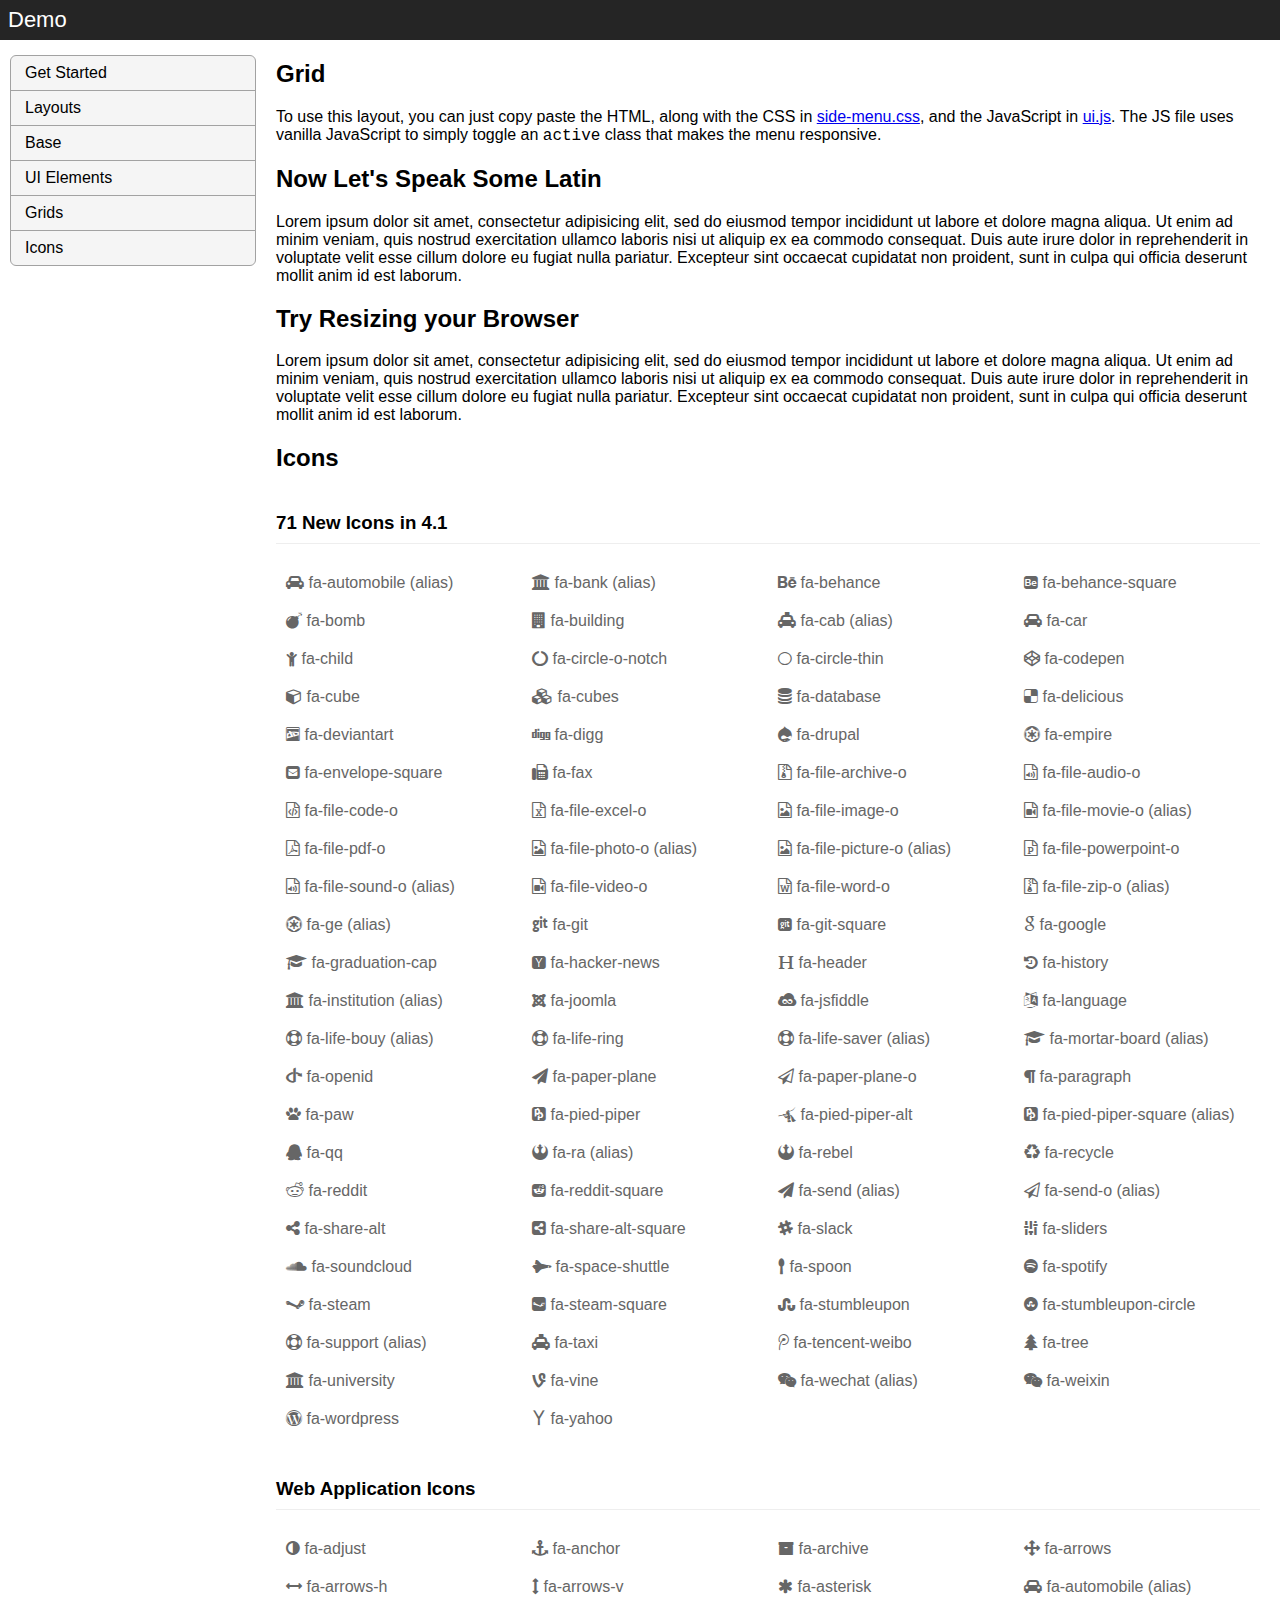
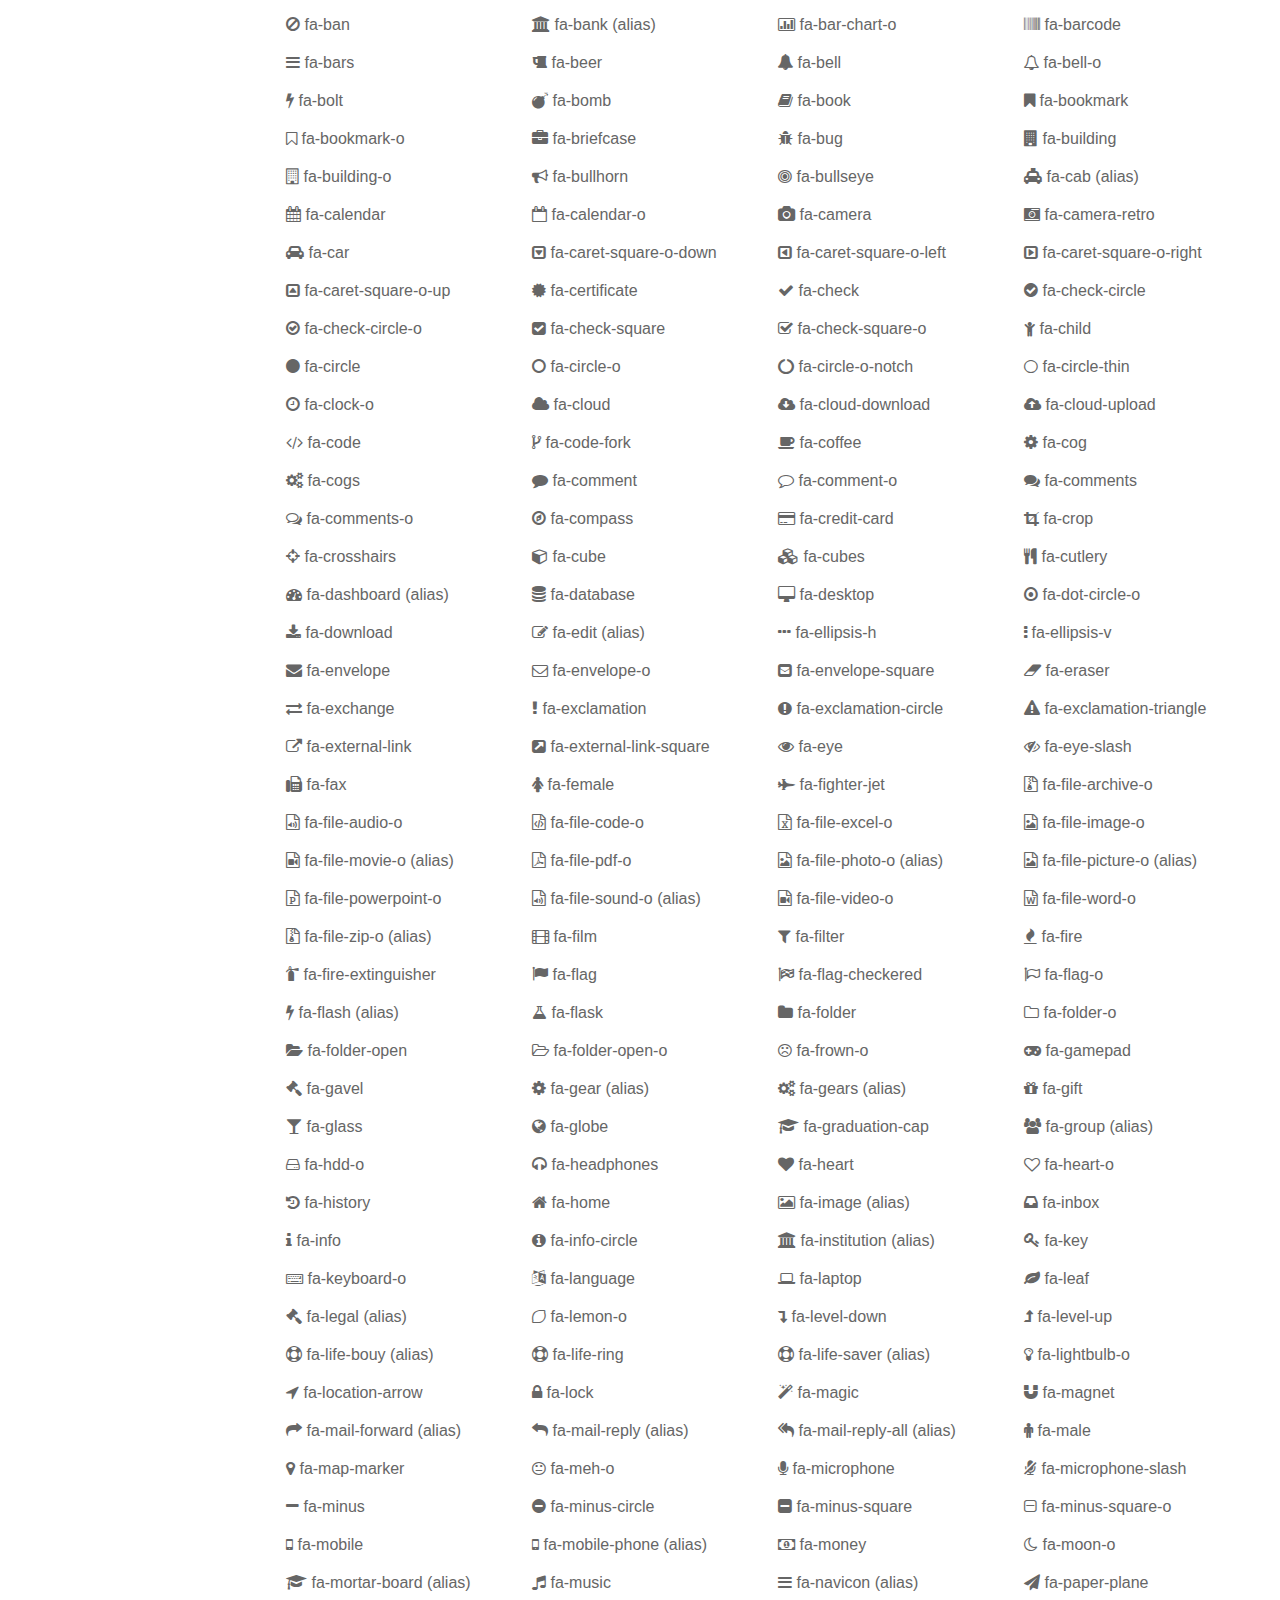
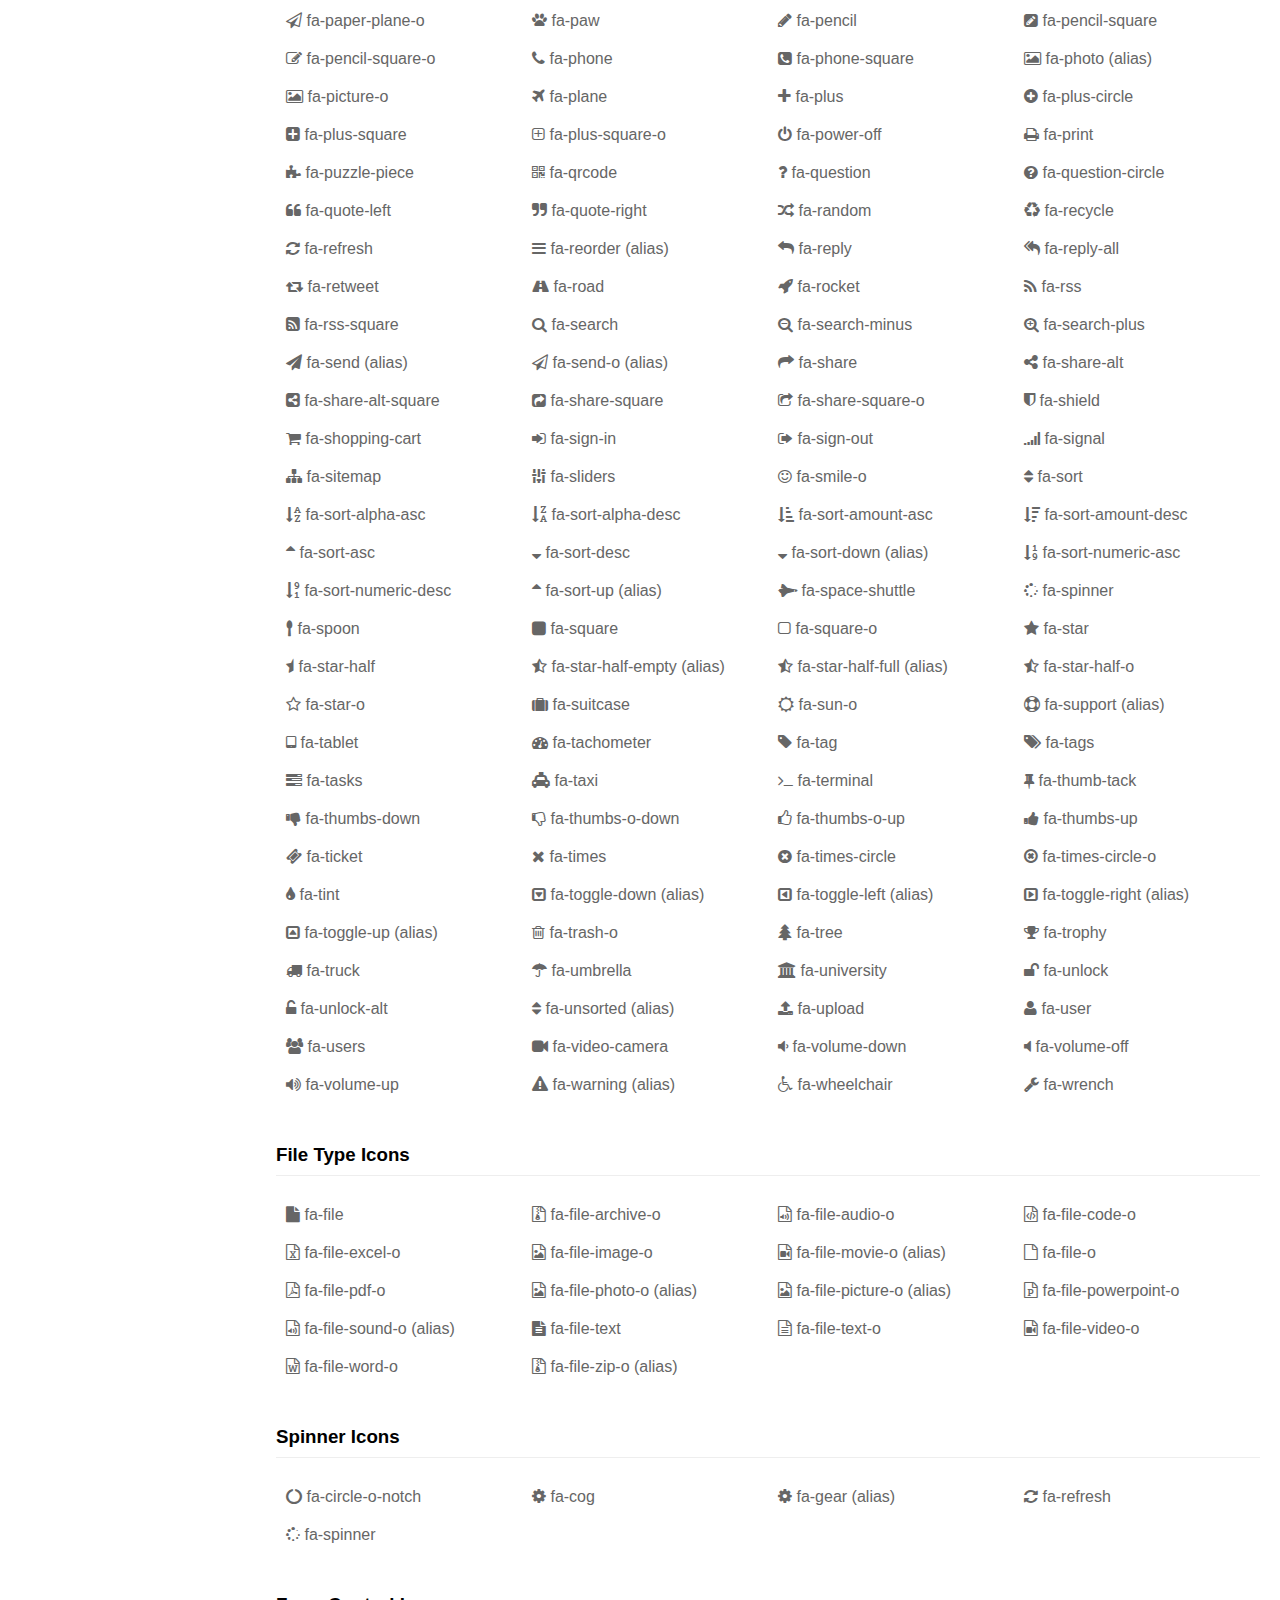
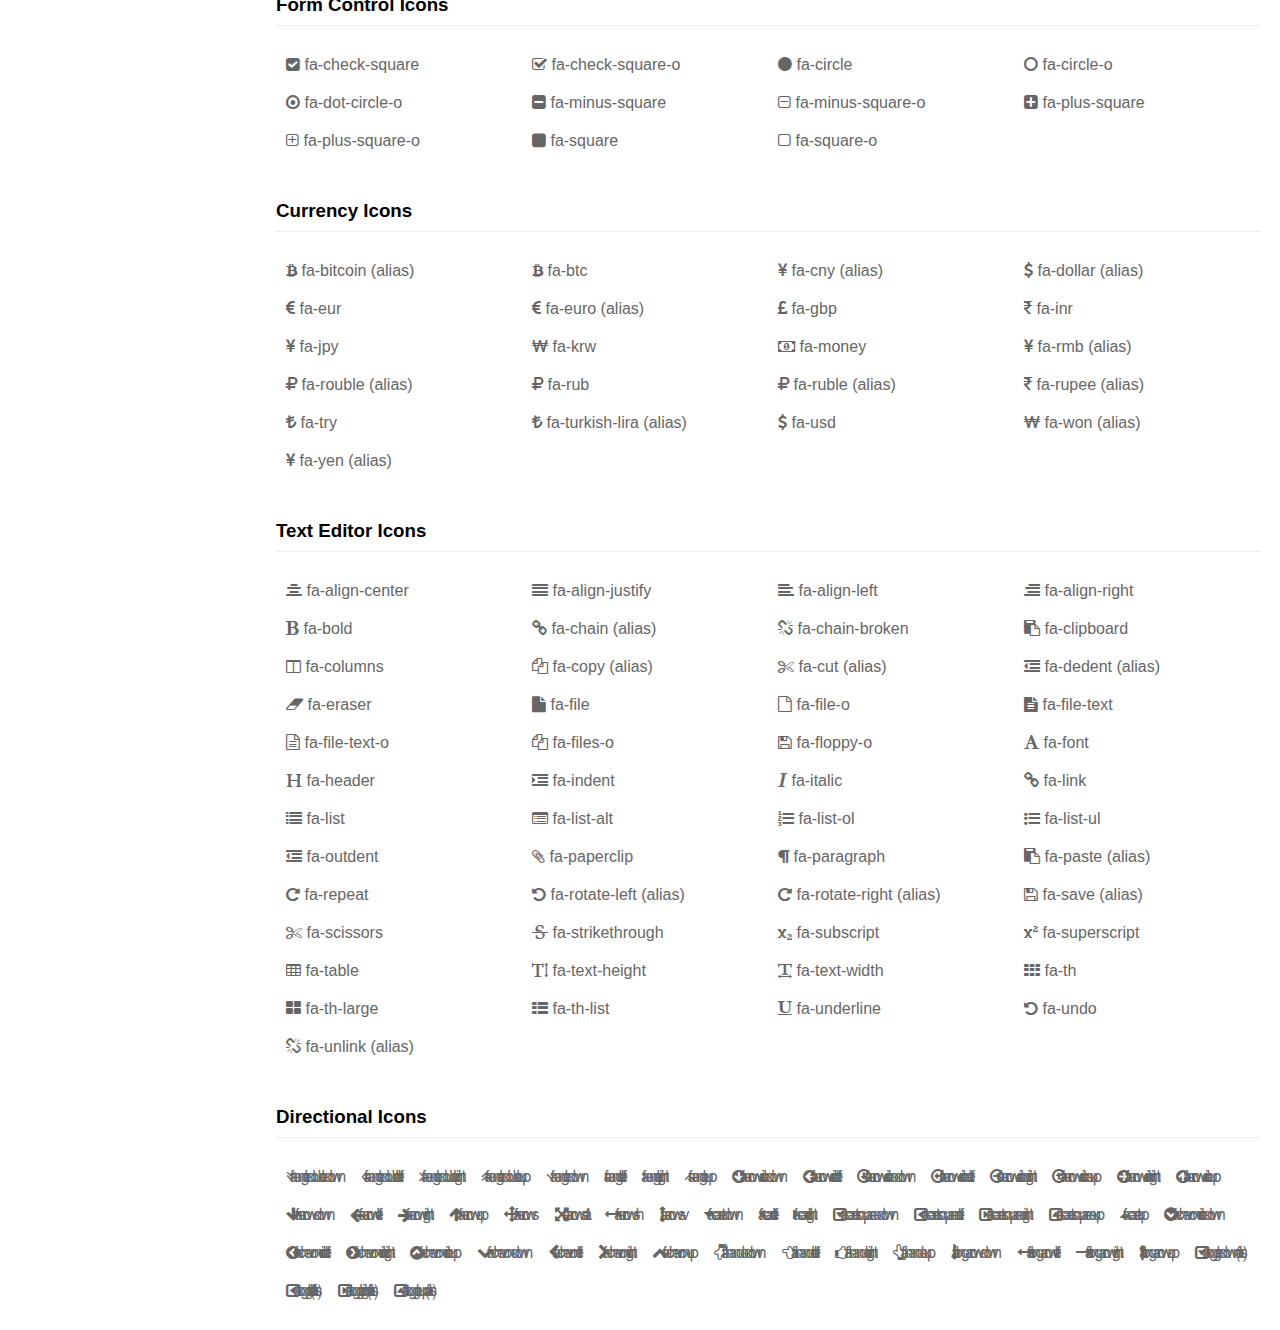
<file: code/index.html>
<!DOCTYPE html>
<html>
    <head>
        <meta charset="UTF-8" />
        <title>Home - ESUI Demo</title>
        <link rel="stylesheet" href="src/css/main.css" />
        <link rel="stylesheet" href="src/icons/css/font-awesome.css" />
        <link rel="stylesheet" href="demo.css" />
    </head>
    <body>
        <h1>Demo</h1>
        <div id="layout" class="ui-g">
            <div class="ui-u-1-5">
                <ul id="navigator">
                    <li><a href="Label.html">Get Started</a></li>
                    <li><a href="Link.html">Layouts</a></li>
                    <li><a href="Button.html">Base</a></li>
                    <li><a href="Button.html">UI Elements</a></li>
                    <li><a href="#grids">Grids</a></li>
                    <li><a href="icons.html">Icons</a></li>
                </ul>
            </div>
            <div class="ui-u-4-5">
            <div id="main" class="content p2 no-pt">
                <h2 id="grids" class="content-subhead">Grid</h2>
                <p>
                    To use this layout, you can just copy paste the HTML, along with the CSS in <a href="/css/layouts/side-menu.css" alt="Side Menu CSS">side-menu.css</a>, and the JavaScript in <a href="/js/ui.js">ui.js</a>. The JS file uses vanilla JavaScript to simply toggle an <code>active</code> class that makes the menu responsive.
                </p>

                <h2 class="content-subhead">Now Let's Speak Some Latin</h2>
                <p>
                    Lorem ipsum dolor sit amet, consectetur adipisicing elit, sed do eiusmod tempor incididunt ut labore et dolore magna aliqua. Ut enim ad minim veniam, quis nostrud exercitation ullamco laboris nisi ut aliquip ex ea commodo consequat. Duis aute irure dolor in reprehenderit in voluptate velit esse cillum dolore eu fugiat nulla pariatur. Excepteur sint occaecat cupidatat non proident, sunt in culpa qui officia deserunt mollit anim id est laborum.
                </p>
                <h2 class="content-subhead">Try Resizing your Browser</h2>
                <p>
                    Lorem ipsum dolor sit amet, consectetur adipisicing elit, sed do eiusmod tempor incididunt ut labore et dolore magna aliqua. Ut enim ad minim veniam, quis nostrud exercitation ullamco laboris nisi ut aliquip ex ea commodo consequat. Duis aute irure dolor in reprehenderit in voluptate velit esse cillum dolore eu fugiat nulla pariatur. Excepteur sint occaecat cupidatat non proident, sunt in culpa qui officia deserunt mollit anim id est laborum.
                </p>
                <h2 id="icons" class="content-subhead">Icons</h2>
                <div class="icons-list">
                    <h3>71 New Icons in 4.1</h3>
                    <div class="ui-g">
                        <div class="fa-hover ui-u-1-4"><a href="../icon/car"><i class="fa fa-automobile"></i> fa-automobile <span class="text-muted">(alias)</span></a></div>

                        <div class="fa-hover ui-u-1-4"><a href="../icon/university"><i class="fa fa-bank"></i> fa-bank <span class="text-muted">(alias)</span></a></div>

                        <div class="fa-hover ui-u-1-4"><a href="../icon/behance"><i class="fa fa-behance"></i> fa-behance</a></div>

                        <div class="fa-hover ui-u-1-4"><a href="../icon/behance-square"><i class="fa fa-behance-square"></i> fa-behance-square</a></div>

                        <div class="fa-hover ui-u-1-4"><a href="../icon/bomb"><i class="fa fa-bomb"></i> fa-bomb</a></div>

                        <div class="fa-hover ui-u-1-4"><a href="../icon/building"><i class="fa fa-building"></i> fa-building</a></div>

                        <div class="fa-hover ui-u-1-4"><a href="../icon/taxi"><i class="fa fa-cab"></i> fa-cab <span class="text-muted">(alias)</span></a></div>

                        <div class="fa-hover ui-u-1-4"><a href="../icon/car"><i class="fa fa-car"></i> fa-car</a></div>

                        <div class="fa-hover ui-u-1-4"><a href="../icon/child"><i class="fa fa-child"></i> fa-child</a></div>

                        <div class="fa-hover ui-u-1-4"><a href="../icon/circle-o-notch"><i class="fa fa-circle-o-notch"></i> fa-circle-o-notch</a></div>

                        <div class="fa-hover ui-u-1-4"><a href="../icon/circle-thin"><i class="fa fa-circle-thin"></i> fa-circle-thin</a></div>

                        <div class="fa-hover ui-u-1-4"><a href="../icon/codepen"><i class="fa fa-codepen"></i> fa-codepen</a></div>

                        <div class="fa-hover ui-u-1-4"><a href="../icon/cube"><i class="fa fa-cube"></i> fa-cube</a></div>

                        <div class="fa-hover ui-u-1-4"><a href="../icon/cubes"><i class="fa fa-cubes"></i> fa-cubes</a></div>

                        <div class="fa-hover ui-u-1-4"><a href="../icon/database"><i class="fa fa-database"></i> fa-database</a></div>

                        <div class="fa-hover ui-u-1-4"><a href="../icon/delicious"><i class="fa fa-delicious"></i> fa-delicious</a></div>

                        <div class="fa-hover ui-u-1-4"><a href="../icon/deviantart"><i class="fa fa-deviantart"></i> fa-deviantart</a></div>

                        <div class="fa-hover ui-u-1-4"><a href="../icon/digg"><i class="fa fa-digg"></i> fa-digg</a></div>

                        <div class="fa-hover ui-u-1-4"><a href="../icon/drupal"><i class="fa fa-drupal"></i> fa-drupal</a></div>

                        <div class="fa-hover ui-u-1-4"><a href="../icon/empire"><i class="fa fa-empire"></i> fa-empire</a></div>

                        <div class="fa-hover ui-u-1-4"><a href="../icon/envelope-square"><i class="fa fa-envelope-square"></i> fa-envelope-square</a></div>

                        <div class="fa-hover ui-u-1-4"><a href="../icon/fax"><i class="fa fa-fax"></i> fa-fax</a></div>

                        <div class="fa-hover ui-u-1-4"><a href="../icon/file-archive-o"><i class="fa fa-file-archive-o"></i> fa-file-archive-o</a></div>

                        <div class="fa-hover ui-u-1-4"><a href="../icon/file-audio-o"><i class="fa fa-file-audio-o"></i> fa-file-audio-o</a></div>

                        <div class="fa-hover ui-u-1-4"><a href="../icon/file-code-o"><i class="fa fa-file-code-o"></i> fa-file-code-o</a></div>

                        <div class="fa-hover ui-u-1-4"><a href="../icon/file-excel-o"><i class="fa fa-file-excel-o"></i> fa-file-excel-o</a></div>

                        <div class="fa-hover ui-u-1-4"><a href="../icon/file-image-o"><i class="fa fa-file-image-o"></i> fa-file-image-o</a></div>

                        <div class="fa-hover ui-u-1-4"><a href="../icon/file-video-o"><i class="fa fa-file-movie-o"></i> fa-file-movie-o <span class="text-muted">(alias)</span></a></div>

                        <div class="fa-hover ui-u-1-4"><a href="../icon/file-pdf-o"><i class="fa fa-file-pdf-o"></i> fa-file-pdf-o</a></div>

                        <div class="fa-hover ui-u-1-4"><a href="../icon/file-image-o"><i class="fa fa-file-photo-o"></i> fa-file-photo-o <span class="text-muted">(alias)</span></a></div>

                        <div class="fa-hover ui-u-1-4"><a href="../icon/file-image-o"><i class="fa fa-file-picture-o"></i> fa-file-picture-o <span class="text-muted">(alias)</span></a></div>

                        <div class="fa-hover ui-u-1-4"><a href="../icon/file-powerpoint-o"><i class="fa fa-file-powerpoint-o"></i> fa-file-powerpoint-o</a></div>

                        <div class="fa-hover ui-u-1-4"><a href="../icon/file-audio-o"><i class="fa fa-file-sound-o"></i> fa-file-sound-o <span class="text-muted">(alias)</span></a></div>

                        <div class="fa-hover ui-u-1-4"><a href="../icon/file-video-o"><i class="fa fa-file-video-o"></i> fa-file-video-o</a></div>

                        <div class="fa-hover ui-u-1-4"><a href="../icon/file-word-o"><i class="fa fa-file-word-o"></i> fa-file-word-o</a></div>

                        <div class="fa-hover ui-u-1-4"><a href="../icon/file-archive-o"><i class="fa fa-file-zip-o"></i> fa-file-zip-o <span class="text-muted">(alias)</span></a></div>

                        <div class="fa-hover ui-u-1-4"><a href="../icon/empire"><i class="fa fa-ge"></i> fa-ge <span class="text-muted">(alias)</span></a></div>

                        <div class="fa-hover ui-u-1-4"><a href="../icon/git"><i class="fa fa-git"></i> fa-git</a></div>

                        <div class="fa-hover ui-u-1-4"><a href="../icon/git-square"><i class="fa fa-git-square"></i> fa-git-square</a></div>

                        <div class="fa-hover ui-u-1-4"><a href="../icon/google"><i class="fa fa-google"></i> fa-google</a></div>

                        <div class="fa-hover ui-u-1-4"><a href="../icon/graduation-cap"><i class="fa fa-graduation-cap"></i> fa-graduation-cap</a></div>

                        <div class="fa-hover ui-u-1-4"><a href="../icon/hacker-news"><i class="fa fa-hacker-news"></i> fa-hacker-news</a></div>

                        <div class="fa-hover ui-u-1-4"><a href="../icon/header"><i class="fa fa-header"></i> fa-header</a></div>

                        <div class="fa-hover ui-u-1-4"><a href="../icon/history"><i class="fa fa-history"></i> fa-history</a></div>

                        <div class="fa-hover ui-u-1-4"><a href="../icon/university"><i class="fa fa-institution"></i> fa-institution <span class="text-muted">(alias)</span></a></div>

                        <div class="fa-hover ui-u-1-4"><a href="../icon/joomla"><i class="fa fa-joomla"></i> fa-joomla</a></div>

                        <div class="fa-hover ui-u-1-4"><a href="../icon/jsfiddle"><i class="fa fa-jsfiddle"></i> fa-jsfiddle</a></div>

                        <div class="fa-hover ui-u-1-4"><a href="../icon/language"><i class="fa fa-language"></i> fa-language</a></div>

                        <div class="fa-hover ui-u-1-4"><a href="../icon/life-ring"><i class="fa fa-life-bouy"></i> fa-life-bouy <span class="text-muted">(alias)</span></a></div>

                        <div class="fa-hover ui-u-1-4"><a href="../icon/life-ring"><i class="fa fa-life-ring"></i> fa-life-ring</a></div>

                        <div class="fa-hover ui-u-1-4"><a href="../icon/life-ring"><i class="fa fa-life-saver"></i> fa-life-saver <span class="text-muted">(alias)</span></a></div>

                        <div class="fa-hover ui-u-1-4"><a href="../icon/graduation-cap"><i class="fa fa-mortar-board"></i> fa-mortar-board <span class="text-muted">(alias)</span></a></div>

                        <div class="fa-hover ui-u-1-4"><a href="../icon/openid"><i class="fa fa-openid"></i> fa-openid</a></div>

                        <div class="fa-hover ui-u-1-4"><a href="../icon/paper-plane"><i class="fa fa-paper-plane"></i> fa-paper-plane</a></div>

                        <div class="fa-hover ui-u-1-4"><a href="../icon/paper-plane-o"><i class="fa fa-paper-plane-o"></i> fa-paper-plane-o</a></div>

                        <div class="fa-hover ui-u-1-4"><a href="../icon/paragraph"><i class="fa fa-paragraph"></i> fa-paragraph</a></div>

                        <div class="fa-hover ui-u-1-4"><a href="../icon/paw"><i class="fa fa-paw"></i> fa-paw</a></div>

                        <div class="fa-hover ui-u-1-4"><a href="../icon/pied-piper"><i class="fa fa-pied-piper"></i> fa-pied-piper</a></div>

                        <div class="fa-hover ui-u-1-4"><a href="../icon/pied-piper-alt"><i class="fa fa-pied-piper-alt"></i> fa-pied-piper-alt</a></div>

                        <div class="fa-hover ui-u-1-4"><a href="../icon/pied-piper"><i class="fa fa-pied-piper-square"></i> fa-pied-piper-square <span class="text-muted">(alias)</span></a></div>

                        <div class="fa-hover ui-u-1-4"><a href="../icon/qq"><i class="fa fa-qq"></i> fa-qq</a></div>

                        <div class="fa-hover ui-u-1-4"><a href="../icon/rebel"><i class="fa fa-ra"></i> fa-ra <span class="text-muted">(alias)</span></a></div>

                        <div class="fa-hover ui-u-1-4"><a href="../icon/rebel"><i class="fa fa-rebel"></i> fa-rebel</a></div>

                        <div class="fa-hover ui-u-1-4"><a href="../icon/recycle"><i class="fa fa-recycle"></i> fa-recycle</a></div>

                        <div class="fa-hover ui-u-1-4"><a href="../icon/reddit"><i class="fa fa-reddit"></i> fa-reddit</a></div>

                        <div class="fa-hover ui-u-1-4"><a href="../icon/reddit-square"><i class="fa fa-reddit-square"></i> fa-reddit-square</a></div>

                        <div class="fa-hover ui-u-1-4"><a href="../icon/paper-plane"><i class="fa fa-send"></i> fa-send <span class="text-muted">(alias)</span></a></div>

                        <div class="fa-hover ui-u-1-4"><a href="../icon/paper-plane-o"><i class="fa fa-send-o"></i> fa-send-o <span class="text-muted">(alias)</span></a></div>

                        <div class="fa-hover ui-u-1-4"><a href="../icon/share-alt"><i class="fa fa-share-alt"></i> fa-share-alt</a></div>

                        <div class="fa-hover ui-u-1-4"><a href="../icon/share-alt-square"><i class="fa fa-share-alt-square"></i> fa-share-alt-square</a></div>

                        <div class="fa-hover ui-u-1-4"><a href="../icon/slack"><i class="fa fa-slack"></i> fa-slack</a></div>

                        <div class="fa-hover ui-u-1-4"><a href="../icon/sliders"><i class="fa fa-sliders"></i> fa-sliders</a></div>

                        <div class="fa-hover ui-u-1-4"><a href="../icon/soundcloud"><i class="fa fa-soundcloud"></i> fa-soundcloud</a></div>

                        <div class="fa-hover ui-u-1-4"><a href="../icon/space-shuttle"><i class="fa fa-space-shuttle"></i> fa-space-shuttle</a></div>

                        <div class="fa-hover ui-u-1-4"><a href="../icon/spoon"><i class="fa fa-spoon"></i> fa-spoon</a></div>

                        <div class="fa-hover ui-u-1-4"><a href="../icon/spotify"><i class="fa fa-spotify"></i> fa-spotify</a></div>

                        <div class="fa-hover ui-u-1-4"><a href="../icon/steam"><i class="fa fa-steam"></i> fa-steam</a></div>

                        <div class="fa-hover ui-u-1-4"><a href="../icon/steam-square"><i class="fa fa-steam-square"></i> fa-steam-square</a></div>

                        <div class="fa-hover ui-u-1-4"><a href="../icon/stumbleupon"><i class="fa fa-stumbleupon"></i> fa-stumbleupon</a></div>

                        <div class="fa-hover ui-u-1-4"><a href="../icon/stumbleupon-circle"><i class="fa fa-stumbleupon-circle"></i> fa-stumbleupon-circle</a></div>

                        <div class="fa-hover ui-u-1-4"><a href="../icon/life-ring"><i class="fa fa-support"></i> fa-support <span class="text-muted">(alias)</span></a></div>

                        <div class="fa-hover ui-u-1-4"><a href="../icon/taxi"><i class="fa fa-taxi"></i> fa-taxi</a></div>

                        <div class="fa-hover ui-u-1-4"><a href="../icon/tencent-weibo"><i class="fa fa-tencent-weibo"></i> fa-tencent-weibo</a></div>

                        <div class="fa-hover ui-u-1-4"><a href="../icon/tree"><i class="fa fa-tree"></i> fa-tree</a></div>

                        <div class="fa-hover ui-u-1-4"><a href="../icon/university"><i class="fa fa-university"></i> fa-university</a></div>

                        <div class="fa-hover ui-u-1-4"><a href="../icon/vine"><i class="fa fa-vine"></i> fa-vine</a></div>

                        <div class="fa-hover ui-u-1-4"><a href="../icon/weixin"><i class="fa fa-wechat"></i> fa-wechat <span class="text-muted">(alias)</span></a></div>

                        <div class="fa-hover ui-u-1-4"><a href="../icon/weixin"><i class="fa fa-weixin"></i> fa-weixin</a></div>

                        <div class="fa-hover ui-u-1-4"><a href="../icon/wordpress"><i class="fa fa-wordpress"></i> fa-wordpress</a></div>

                        <div class="fa-hover ui-u-1-4"><a href="../icon/yahoo"><i class="fa fa-yahoo"></i> fa-yahoo</a></div>
                    </div>
                    <h3>Web Application Icons</h3>
                    <div class="ui-g">
                        <div class="fa-hover ui-u-1-4"><a href="../icon/adjust"><i class="fa fa-adjust"></i> fa-adjust</a></div>

                        <div class="fa-hover ui-u-1-4"><a href="../icon/anchor"><i class="fa fa-anchor"></i> fa-anchor</a></div>

                        <div class="fa-hover ui-u-1-4"><a href="../icon/archive"><i class="fa fa-archive"></i> fa-archive</a></div>

                        <div class="fa-hover ui-u-1-4"><a href="../icon/arrows"><i class="fa fa-arrows"></i> fa-arrows</a></div>

                        <div class="fa-hover ui-u-1-4"><a href="../icon/arrows-h"><i class="fa fa-arrows-h"></i> fa-arrows-h</a></div>

                        <div class="fa-hover ui-u-1-4"><a href="../icon/arrows-v"><i class="fa fa-arrows-v"></i> fa-arrows-v</a></div>

                        <div class="fa-hover ui-u-1-4"><a href="../icon/asterisk"><i class="fa fa-asterisk"></i> fa-asterisk</a></div>

                        <div class="fa-hover ui-u-1-4"><a href="../icon/car"><i class="fa fa-automobile"></i> fa-automobile <span class="text-muted">(alias)</span></a></div>

                        <div class="fa-hover ui-u-1-4"><a href="../icon/ban"><i class="fa fa-ban"></i> fa-ban</a></div>

                        <div class="fa-hover ui-u-1-4"><a href="../icon/university"><i class="fa fa-bank"></i> fa-bank <span class="text-muted">(alias)</span></a></div>

                        <div class="fa-hover ui-u-1-4"><a href="../icon/bar-chart-o"><i class="fa fa-bar-chart-o"></i> fa-bar-chart-o</a></div>

                        <div class="fa-hover ui-u-1-4"><a href="../icon/barcode"><i class="fa fa-barcode"></i> fa-barcode</a></div>

                        <div class="fa-hover ui-u-1-4"><a href="../icon/bars"><i class="fa fa-bars"></i> fa-bars</a></div>

                        <div class="fa-hover ui-u-1-4"><a href="../icon/beer"><i class="fa fa-beer"></i> fa-beer</a></div>

                        <div class="fa-hover ui-u-1-4"><a href="../icon/bell"><i class="fa fa-bell"></i> fa-bell</a></div>

                        <div class="fa-hover ui-u-1-4"><a href="../icon/bell-o"><i class="fa fa-bell-o"></i> fa-bell-o</a></div>

                        <div class="fa-hover ui-u-1-4"><a href="../icon/bolt"><i class="fa fa-bolt"></i> fa-bolt</a></div>

                        <div class="fa-hover ui-u-1-4"><a href="../icon/bomb"><i class="fa fa-bomb"></i> fa-bomb</a></div>

                        <div class="fa-hover ui-u-1-4"><a href="../icon/book"><i class="fa fa-book"></i> fa-book</a></div>

                        <div class="fa-hover ui-u-1-4"><a href="../icon/bookmark"><i class="fa fa-bookmark"></i> fa-bookmark</a></div>

                        <div class="fa-hover ui-u-1-4"><a href="../icon/bookmark-o"><i class="fa fa-bookmark-o"></i> fa-bookmark-o</a></div>

                        <div class="fa-hover ui-u-1-4"><a href="../icon/briefcase"><i class="fa fa-briefcase"></i> fa-briefcase</a></div>

                        <div class="fa-hover ui-u-1-4"><a href="../icon/bug"><i class="fa fa-bug"></i> fa-bug</a></div>

                        <div class="fa-hover ui-u-1-4"><a href="../icon/building"><i class="fa fa-building"></i> fa-building</a></div>

                        <div class="fa-hover ui-u-1-4"><a href="../icon/building-o"><i class="fa fa-building-o"></i> fa-building-o</a></div>

                        <div class="fa-hover ui-u-1-4"><a href="../icon/bullhorn"><i class="fa fa-bullhorn"></i> fa-bullhorn</a></div>

                        <div class="fa-hover ui-u-1-4"><a href="../icon/bullseye"><i class="fa fa-bullseye"></i> fa-bullseye</a></div>

                        <div class="fa-hover ui-u-1-4"><a href="../icon/taxi"><i class="fa fa-cab"></i> fa-cab <span class="text-muted">(alias)</span></a></div>

                        <div class="fa-hover ui-u-1-4"><a href="../icon/calendar"><i class="fa fa-calendar"></i> fa-calendar</a></div>

                        <div class="fa-hover ui-u-1-4"><a href="../icon/calendar-o"><i class="fa fa-calendar-o"></i> fa-calendar-o</a></div>

                        <div class="fa-hover ui-u-1-4"><a href="../icon/camera"><i class="fa fa-camera"></i> fa-camera</a></div>

                        <div class="fa-hover ui-u-1-4"><a href="../icon/camera-retro"><i class="fa fa-camera-retro"></i> fa-camera-retro</a></div>

                        <div class="fa-hover ui-u-1-4"><a href="../icon/car"><i class="fa fa-car"></i> fa-car</a></div>

                        <div class="fa-hover ui-u-1-4"><a href="../icon/caret-square-o-down"><i class="fa fa-caret-square-o-down"></i> fa-caret-square-o-down</a></div>

                        <div class="fa-hover ui-u-1-4"><a href="../icon/caret-square-o-left"><i class="fa fa-caret-square-o-left"></i> fa-caret-square-o-left</a></div>

                        <div class="fa-hover ui-u-1-4"><a href="../icon/caret-square-o-right"><i class="fa fa-caret-square-o-right"></i> fa-caret-square-o-right</a></div>

                        <div class="fa-hover ui-u-1-4"><a href="../icon/caret-square-o-up"><i class="fa fa-caret-square-o-up"></i> fa-caret-square-o-up</a></div>

                        <div class="fa-hover ui-u-1-4"><a href="../icon/certificate"><i class="fa fa-certificate"></i> fa-certificate</a></div>

                        <div class="fa-hover ui-u-1-4"><a href="../icon/check"><i class="fa fa-check"></i> fa-check</a></div>

                        <div class="fa-hover ui-u-1-4"><a href="../icon/check-circle"><i class="fa fa-check-circle"></i> fa-check-circle</a></div>

                        <div class="fa-hover ui-u-1-4"><a href="../icon/check-circle-o"><i class="fa fa-check-circle-o"></i> fa-check-circle-o</a></div>

                        <div class="fa-hover ui-u-1-4"><a href="../icon/check-square"><i class="fa fa-check-square"></i> fa-check-square</a></div>

                        <div class="fa-hover ui-u-1-4"><a href="../icon/check-square-o"><i class="fa fa-check-square-o"></i> fa-check-square-o</a></div>

                        <div class="fa-hover ui-u-1-4"><a href="../icon/child"><i class="fa fa-child"></i> fa-child</a></div>

                        <div class="fa-hover ui-u-1-4"><a href="../icon/circle"><i class="fa fa-circle"></i> fa-circle</a></div>

                        <div class="fa-hover ui-u-1-4"><a href="../icon/circle-o"><i class="fa fa-circle-o"></i> fa-circle-o</a></div>

                        <div class="fa-hover ui-u-1-4"><a href="../icon/circle-o-notch"><i class="fa fa-circle-o-notch"></i> fa-circle-o-notch</a></div>

                        <div class="fa-hover ui-u-1-4"><a href="../icon/circle-thin"><i class="fa fa-circle-thin"></i> fa-circle-thin</a></div>

                        <div class="fa-hover ui-u-1-4"><a href="../icon/clock-o"><i class="fa fa-clock-o"></i> fa-clock-o</a></div>

                        <div class="fa-hover ui-u-1-4"><a href="../icon/cloud"><i class="fa fa-cloud"></i> fa-cloud</a></div>

                        <div class="fa-hover ui-u-1-4"><a href="../icon/cloud-download"><i class="fa fa-cloud-download"></i> fa-cloud-download</a></div>

                        <div class="fa-hover ui-u-1-4"><a href="../icon/cloud-upload"><i class="fa fa-cloud-upload"></i> fa-cloud-upload</a></div>

                        <div class="fa-hover ui-u-1-4"><a href="../icon/code"><i class="fa fa-code"></i> fa-code</a></div>

                        <div class="fa-hover ui-u-1-4"><a href="../icon/code-fork"><i class="fa fa-code-fork"></i> fa-code-fork</a></div>

                        <div class="fa-hover ui-u-1-4"><a href="../icon/coffee"><i class="fa fa-coffee"></i> fa-coffee</a></div>

                        <div class="fa-hover ui-u-1-4"><a href="../icon/cog"><i class="fa fa-cog"></i> fa-cog</a></div>

                        <div class="fa-hover ui-u-1-4"><a href="../icon/cogs"><i class="fa fa-cogs"></i> fa-cogs</a></div>

                        <div class="fa-hover ui-u-1-4"><a href="../icon/comment"><i class="fa fa-comment"></i> fa-comment</a></div>

                        <div class="fa-hover ui-u-1-4"><a href="../icon/comment-o"><i class="fa fa-comment-o"></i> fa-comment-o</a></div>

                        <div class="fa-hover ui-u-1-4"><a href="../icon/comments"><i class="fa fa-comments"></i> fa-comments</a></div>

                        <div class="fa-hover ui-u-1-4"><a href="../icon/comments-o"><i class="fa fa-comments-o"></i> fa-comments-o</a></div>

                        <div class="fa-hover ui-u-1-4"><a href="../icon/compass"><i class="fa fa-compass"></i> fa-compass</a></div>

                        <div class="fa-hover ui-u-1-4"><a href="../icon/credit-card"><i class="fa fa-credit-card"></i> fa-credit-card</a></div>

                        <div class="fa-hover ui-u-1-4"><a href="../icon/crop"><i class="fa fa-crop"></i> fa-crop</a></div>

                        <div class="fa-hover ui-u-1-4"><a href="../icon/crosshairs"><i class="fa fa-crosshairs"></i> fa-crosshairs</a></div>

                        <div class="fa-hover ui-u-1-4"><a href="../icon/cube"><i class="fa fa-cube"></i> fa-cube</a></div>

                        <div class="fa-hover ui-u-1-4"><a href="../icon/cubes"><i class="fa fa-cubes"></i> fa-cubes</a></div>

                        <div class="fa-hover ui-u-1-4"><a href="../icon/cutlery"><i class="fa fa-cutlery"></i> fa-cutlery</a></div>

                        <div class="fa-hover ui-u-1-4"><a href="../icon/tachometer"><i class="fa fa-dashboard"></i> fa-dashboard <span class="text-muted">(alias)</span></a></div>

                        <div class="fa-hover ui-u-1-4"><a href="../icon/database"><i class="fa fa-database"></i> fa-database</a></div>

                        <div class="fa-hover ui-u-1-4"><a href="../icon/desktop"><i class="fa fa-desktop"></i> fa-desktop</a></div>

                        <div class="fa-hover ui-u-1-4"><a href="../icon/dot-circle-o"><i class="fa fa-dot-circle-o"></i> fa-dot-circle-o</a></div>

                        <div class="fa-hover ui-u-1-4"><a href="../icon/download"><i class="fa fa-download"></i> fa-download</a></div>

                        <div class="fa-hover ui-u-1-4"><a href="../icon/pencil-square-o"><i class="fa fa-edit"></i> fa-edit <span class="text-muted">(alias)</span></a></div>

                        <div class="fa-hover ui-u-1-4"><a href="../icon/ellipsis-h"><i class="fa fa-ellipsis-h"></i> fa-ellipsis-h</a></div>

                        <div class="fa-hover ui-u-1-4"><a href="../icon/ellipsis-v"><i class="fa fa-ellipsis-v"></i> fa-ellipsis-v</a></div>

                        <div class="fa-hover ui-u-1-4"><a href="../icon/envelope"><i class="fa fa-envelope"></i> fa-envelope</a></div>

                        <div class="fa-hover ui-u-1-4"><a href="../icon/envelope-o"><i class="fa fa-envelope-o"></i> fa-envelope-o</a></div>

                        <div class="fa-hover ui-u-1-4"><a href="../icon/envelope-square"><i class="fa fa-envelope-square"></i> fa-envelope-square</a></div>

                        <div class="fa-hover ui-u-1-4"><a href="../icon/eraser"><i class="fa fa-eraser"></i> fa-eraser</a></div>

                        <div class="fa-hover ui-u-1-4"><a href="../icon/exchange"><i class="fa fa-exchange"></i> fa-exchange</a></div>

                        <div class="fa-hover ui-u-1-4"><a href="../icon/exclamation"><i class="fa fa-exclamation"></i> fa-exclamation</a></div>

                        <div class="fa-hover ui-u-1-4"><a href="../icon/exclamation-circle"><i class="fa fa-exclamation-circle"></i> fa-exclamation-circle</a></div>

                        <div class="fa-hover ui-u-1-4"><a href="../icon/exclamation-triangle"><i class="fa fa-exclamation-triangle"></i> fa-exclamation-triangle</a></div>

                        <div class="fa-hover ui-u-1-4"><a href="../icon/external-link"><i class="fa fa-external-link"></i> fa-external-link</a></div>

                        <div class="fa-hover ui-u-1-4"><a href="../icon/external-link-square"><i class="fa fa-external-link-square"></i> fa-external-link-square</a></div>

                        <div class="fa-hover ui-u-1-4"><a href="../icon/eye"><i class="fa fa-eye"></i> fa-eye</a></div>

                        <div class="fa-hover ui-u-1-4"><a href="../icon/eye-slash"><i class="fa fa-eye-slash"></i> fa-eye-slash</a></div>

                        <div class="fa-hover ui-u-1-4"><a href="../icon/fax"><i class="fa fa-fax"></i> fa-fax</a></div>

                        <div class="fa-hover ui-u-1-4"><a href="../icon/female"><i class="fa fa-female"></i> fa-female</a></div>

                        <div class="fa-hover ui-u-1-4"><a href="../icon/fighter-jet"><i class="fa fa-fighter-jet"></i> fa-fighter-jet</a></div>

                        <div class="fa-hover ui-u-1-4"><a href="../icon/file-archive-o"><i class="fa fa-file-archive-o"></i> fa-file-archive-o</a></div>

                        <div class="fa-hover ui-u-1-4"><a href="../icon/file-audio-o"><i class="fa fa-file-audio-o"></i> fa-file-audio-o</a></div>

                        <div class="fa-hover ui-u-1-4"><a href="../icon/file-code-o"><i class="fa fa-file-code-o"></i> fa-file-code-o</a></div>

                        <div class="fa-hover ui-u-1-4"><a href="../icon/file-excel-o"><i class="fa fa-file-excel-o"></i> fa-file-excel-o</a></div>

                        <div class="fa-hover ui-u-1-4"><a href="../icon/file-image-o"><i class="fa fa-file-image-o"></i> fa-file-image-o</a></div>

                        <div class="fa-hover ui-u-1-4"><a href="../icon/file-video-o"><i class="fa fa-file-movie-o"></i> fa-file-movie-o <span class="text-muted">(alias)</span></a></div>

                        <div class="fa-hover ui-u-1-4"><a href="../icon/file-pdf-o"><i class="fa fa-file-pdf-o"></i> fa-file-pdf-o</a></div>

                        <div class="fa-hover ui-u-1-4"><a href="../icon/file-image-o"><i class="fa fa-file-photo-o"></i> fa-file-photo-o <span class="text-muted">(alias)</span></a></div>

                        <div class="fa-hover ui-u-1-4"><a href="../icon/file-image-o"><i class="fa fa-file-picture-o"></i> fa-file-picture-o <span class="text-muted">(alias)</span></a></div>

                        <div class="fa-hover ui-u-1-4"><a href="../icon/file-powerpoint-o"><i class="fa fa-file-powerpoint-o"></i> fa-file-powerpoint-o</a></div>

                        <div class="fa-hover ui-u-1-4"><a href="../icon/file-audio-o"><i class="fa fa-file-sound-o"></i> fa-file-sound-o <span class="text-muted">(alias)</span></a></div>

                        <div class="fa-hover ui-u-1-4"><a href="../icon/file-video-o"><i class="fa fa-file-video-o"></i> fa-file-video-o</a></div>

                        <div class="fa-hover ui-u-1-4"><a href="../icon/file-word-o"><i class="fa fa-file-word-o"></i> fa-file-word-o</a></div>

                        <div class="fa-hover ui-u-1-4"><a href="../icon/file-archive-o"><i class="fa fa-file-zip-o"></i> fa-file-zip-o <span class="text-muted">(alias)</span></a></div>

                        <div class="fa-hover ui-u-1-4"><a href="../icon/film"><i class="fa fa-film"></i> fa-film</a></div>

                        <div class="fa-hover ui-u-1-4"><a href="../icon/filter"><i class="fa fa-filter"></i> fa-filter</a></div>

                        <div class="fa-hover ui-u-1-4"><a href="../icon/fire"><i class="fa fa-fire"></i> fa-fire</a></div>

                        <div class="fa-hover ui-u-1-4"><a href="../icon/fire-extinguisher"><i class="fa fa-fire-extinguisher"></i> fa-fire-extinguisher</a></div>

                        <div class="fa-hover ui-u-1-4"><a href="../icon/flag"><i class="fa fa-flag"></i> fa-flag</a></div>

                        <div class="fa-hover ui-u-1-4"><a href="../icon/flag-checkered"><i class="fa fa-flag-checkered"></i> fa-flag-checkered</a></div>

                        <div class="fa-hover ui-u-1-4"><a href="../icon/flag-o"><i class="fa fa-flag-o"></i> fa-flag-o</a></div>

                        <div class="fa-hover ui-u-1-4"><a href="../icon/bolt"><i class="fa fa-flash"></i> fa-flash <span class="text-muted">(alias)</span></a></div>

                        <div class="fa-hover ui-u-1-4"><a href="../icon/flask"><i class="fa fa-flask"></i> fa-flask</a></div>

                        <div class="fa-hover ui-u-1-4"><a href="../icon/folder"><i class="fa fa-folder"></i> fa-folder</a></div>

                        <div class="fa-hover ui-u-1-4"><a href="../icon/folder-o"><i class="fa fa-folder-o"></i> fa-folder-o</a></div>

                        <div class="fa-hover ui-u-1-4"><a href="../icon/folder-open"><i class="fa fa-folder-open"></i> fa-folder-open</a></div>

                        <div class="fa-hover ui-u-1-4"><a href="../icon/folder-open-o"><i class="fa fa-folder-open-o"></i> fa-folder-open-o</a></div>

                        <div class="fa-hover ui-u-1-4"><a href="../icon/frown-o"><i class="fa fa-frown-o"></i> fa-frown-o</a></div>

                        <div class="fa-hover ui-u-1-4"><a href="../icon/gamepad"><i class="fa fa-gamepad"></i> fa-gamepad</a></div>

                        <div class="fa-hover ui-u-1-4"><a href="../icon/gavel"><i class="fa fa-gavel"></i> fa-gavel</a></div>

                        <div class="fa-hover ui-u-1-4"><a href="../icon/cog"><i class="fa fa-gear"></i> fa-gear <span class="text-muted">(alias)</span></a></div>

                        <div class="fa-hover ui-u-1-4"><a href="../icon/cogs"><i class="fa fa-gears"></i> fa-gears <span class="text-muted">(alias)</span></a></div>

                        <div class="fa-hover ui-u-1-4"><a href="../icon/gift"><i class="fa fa-gift"></i> fa-gift</a></div>

                        <div class="fa-hover ui-u-1-4"><a href="../icon/glass"><i class="fa fa-glass"></i> fa-glass</a></div>

                        <div class="fa-hover ui-u-1-4"><a href="../icon/globe"><i class="fa fa-globe"></i> fa-globe</a></div>

                        <div class="fa-hover ui-u-1-4"><a href="../icon/graduation-cap"><i class="fa fa-graduation-cap"></i> fa-graduation-cap</a></div>

                        <div class="fa-hover ui-u-1-4"><a href="../icon/users"><i class="fa fa-group"></i> fa-group <span class="text-muted">(alias)</span></a></div>

                        <div class="fa-hover ui-u-1-4"><a href="../icon/hdd-o"><i class="fa fa-hdd-o"></i> fa-hdd-o</a></div>

                        <div class="fa-hover ui-u-1-4"><a href="../icon/headphones"><i class="fa fa-headphones"></i> fa-headphones</a></div>

                        <div class="fa-hover ui-u-1-4"><a href="../icon/heart"><i class="fa fa-heart"></i> fa-heart</a></div>

                        <div class="fa-hover ui-u-1-4"><a href="../icon/heart-o"><i class="fa fa-heart-o"></i> fa-heart-o</a></div>

                        <div class="fa-hover ui-u-1-4"><a href="../icon/history"><i class="fa fa-history"></i> fa-history</a></div>

                        <div class="fa-hover ui-u-1-4"><a href="../icon/home"><i class="fa fa-home"></i> fa-home</a></div>

                        <div class="fa-hover ui-u-1-4"><a href="../icon/picture-o"><i class="fa fa-image"></i> fa-image <span class="text-muted">(alias)</span></a></div>

                        <div class="fa-hover ui-u-1-4"><a href="../icon/inbox"><i class="fa fa-inbox"></i> fa-inbox</a></div>

                        <div class="fa-hover ui-u-1-4"><a href="../icon/info"><i class="fa fa-info"></i> fa-info</a></div>

                        <div class="fa-hover ui-u-1-4"><a href="../icon/info-circle"><i class="fa fa-info-circle"></i> fa-info-circle</a></div>

                        <div class="fa-hover ui-u-1-4"><a href="../icon/university"><i class="fa fa-institution"></i> fa-institution <span class="text-muted">(alias)</span></a></div>

                        <div class="fa-hover ui-u-1-4"><a href="../icon/key"><i class="fa fa-key"></i> fa-key</a></div>

                        <div class="fa-hover ui-u-1-4"><a href="../icon/keyboard-o"><i class="fa fa-keyboard-o"></i> fa-keyboard-o</a></div>

                        <div class="fa-hover ui-u-1-4"><a href="../icon/language"><i class="fa fa-language"></i> fa-language</a></div>

                        <div class="fa-hover ui-u-1-4"><a href="../icon/laptop"><i class="fa fa-laptop"></i> fa-laptop</a></div>

                        <div class="fa-hover ui-u-1-4"><a href="../icon/leaf"><i class="fa fa-leaf"></i> fa-leaf</a></div>

                        <div class="fa-hover ui-u-1-4"><a href="../icon/gavel"><i class="fa fa-legal"></i> fa-legal <span class="text-muted">(alias)</span></a></div>

                        <div class="fa-hover ui-u-1-4"><a href="../icon/lemon-o"><i class="fa fa-lemon-o"></i> fa-lemon-o</a></div>

                        <div class="fa-hover ui-u-1-4"><a href="../icon/level-down"><i class="fa fa-level-down"></i> fa-level-down</a></div>

                        <div class="fa-hover ui-u-1-4"><a href="../icon/level-up"><i class="fa fa-level-up"></i> fa-level-up</a></div>

                        <div class="fa-hover ui-u-1-4"><a href="../icon/life-ring"><i class="fa fa-life-bouy"></i> fa-life-bouy <span class="text-muted">(alias)</span></a></div>

                        <div class="fa-hover ui-u-1-4"><a href="../icon/life-ring"><i class="fa fa-life-ring"></i> fa-life-ring</a></div>

                        <div class="fa-hover ui-u-1-4"><a href="../icon/life-ring"><i class="fa fa-life-saver"></i> fa-life-saver <span class="text-muted">(alias)</span></a></div>

                        <div class="fa-hover ui-u-1-4"><a href="../icon/lightbulb-o"><i class="fa fa-lightbulb-o"></i> fa-lightbulb-o</a></div>

                        <div class="fa-hover ui-u-1-4"><a href="../icon/location-arrow"><i class="fa fa-location-arrow"></i> fa-location-arrow</a></div>

                        <div class="fa-hover ui-u-1-4"><a href="../icon/lock"><i class="fa fa-lock"></i> fa-lock</a></div>

                        <div class="fa-hover ui-u-1-4"><a href="../icon/magic"><i class="fa fa-magic"></i> fa-magic</a></div>

                        <div class="fa-hover ui-u-1-4"><a href="../icon/magnet"><i class="fa fa-magnet"></i> fa-magnet</a></div>

                        <div class="fa-hover ui-u-1-4"><a href="../icon/share"><i class="fa fa-mail-forward"></i> fa-mail-forward <span class="text-muted">(alias)</span></a></div>

                        <div class="fa-hover ui-u-1-4"><a href="../icon/reply"><i class="fa fa-mail-reply"></i> fa-mail-reply <span class="text-muted">(alias)</span></a></div>

                        <div class="fa-hover ui-u-1-4"><a href="../icon/reply-all"><i class="fa fa-mail-reply-all"></i> fa-mail-reply-all <span class="text-muted">(alias)</span></a></div>

                        <div class="fa-hover ui-u-1-4"><a href="../icon/male"><i class="fa fa-male"></i> fa-male</a></div>

                        <div class="fa-hover ui-u-1-4"><a href="../icon/map-marker"><i class="fa fa-map-marker"></i> fa-map-marker</a></div>

                        <div class="fa-hover ui-u-1-4"><a href="../icon/meh-o"><i class="fa fa-meh-o"></i> fa-meh-o</a></div>

                        <div class="fa-hover ui-u-1-4"><a href="../icon/microphone"><i class="fa fa-microphone"></i> fa-microphone</a></div>

                        <div class="fa-hover ui-u-1-4"><a href="../icon/microphone-slash"><i class="fa fa-microphone-slash"></i> fa-microphone-slash</a></div>

                        <div class="fa-hover ui-u-1-4"><a href="../icon/minus"><i class="fa fa-minus"></i> fa-minus</a></div>

                        <div class="fa-hover ui-u-1-4"><a href="../icon/minus-circle"><i class="fa fa-minus-circle"></i> fa-minus-circle</a></div>

                        <div class="fa-hover ui-u-1-4"><a href="../icon/minus-square"><i class="fa fa-minus-square"></i> fa-minus-square</a></div>

                        <div class="fa-hover ui-u-1-4"><a href="../icon/minus-square-o"><i class="fa fa-minus-square-o"></i> fa-minus-square-o</a></div>

                        <div class="fa-hover ui-u-1-4"><a href="../icon/mobile"><i class="fa fa-mobile"></i> fa-mobile</a></div>

                        <div class="fa-hover ui-u-1-4"><a href="../icon/mobile"><i class="fa fa-mobile-phone"></i> fa-mobile-phone <span class="text-muted">(alias)</span></a></div>

                        <div class="fa-hover ui-u-1-4"><a href="../icon/money"><i class="fa fa-money"></i> fa-money</a></div>

                        <div class="fa-hover ui-u-1-4"><a href="../icon/moon-o"><i class="fa fa-moon-o"></i> fa-moon-o</a></div>

                        <div class="fa-hover ui-u-1-4"><a href="../icon/graduation-cap"><i class="fa fa-mortar-board"></i> fa-mortar-board <span class="text-muted">(alias)</span></a></div>

                        <div class="fa-hover ui-u-1-4"><a href="../icon/music"><i class="fa fa-music"></i> fa-music</a></div>

                        <div class="fa-hover ui-u-1-4"><a href="../icon/bars"><i class="fa fa-navicon"></i> fa-navicon <span class="text-muted">(alias)</span></a></div>

                        <div class="fa-hover ui-u-1-4"><a href="../icon/paper-plane"><i class="fa fa-paper-plane"></i> fa-paper-plane</a></div>

                        <div class="fa-hover ui-u-1-4"><a href="../icon/paper-plane-o"><i class="fa fa-paper-plane-o"></i> fa-paper-plane-o</a></div>

                        <div class="fa-hover ui-u-1-4"><a href="../icon/paw"><i class="fa fa-paw"></i> fa-paw</a></div>

                        <div class="fa-hover ui-u-1-4"><a href="../icon/pencil"><i class="fa fa-pencil"></i> fa-pencil</a></div>

                        <div class="fa-hover ui-u-1-4"><a href="../icon/pencil-square"><i class="fa fa-pencil-square"></i> fa-pencil-square</a></div>

                        <div class="fa-hover ui-u-1-4"><a href="../icon/pencil-square-o"><i class="fa fa-pencil-square-o"></i> fa-pencil-square-o</a></div>

                        <div class="fa-hover ui-u-1-4"><a href="../icon/phone"><i class="fa fa-phone"></i> fa-phone</a></div>

                        <div class="fa-hover ui-u-1-4"><a href="../icon/phone-square"><i class="fa fa-phone-square"></i> fa-phone-square</a></div>

                        <div class="fa-hover ui-u-1-4"><a href="../icon/picture-o"><i class="fa fa-photo"></i> fa-photo <span class="text-muted">(alias)</span></a></div>

                        <div class="fa-hover ui-u-1-4"><a href="../icon/picture-o"><i class="fa fa-picture-o"></i> fa-picture-o</a></div>

                        <div class="fa-hover ui-u-1-4"><a href="../icon/plane"><i class="fa fa-plane"></i> fa-plane</a></div>

                        <div class="fa-hover ui-u-1-4"><a href="../icon/plus"><i class="fa fa-plus"></i> fa-plus</a></div>

                        <div class="fa-hover ui-u-1-4"><a href="../icon/plus-circle"><i class="fa fa-plus-circle"></i> fa-plus-circle</a></div>

                        <div class="fa-hover ui-u-1-4"><a href="../icon/plus-square"><i class="fa fa-plus-square"></i> fa-plus-square</a></div>

                        <div class="fa-hover ui-u-1-4"><a href="../icon/plus-square-o"><i class="fa fa-plus-square-o"></i> fa-plus-square-o</a></div>

                        <div class="fa-hover ui-u-1-4"><a href="../icon/power-off"><i class="fa fa-power-off"></i> fa-power-off</a></div>

                        <div class="fa-hover ui-u-1-4"><a href="../icon/print"><i class="fa fa-print"></i> fa-print</a></div>

                        <div class="fa-hover ui-u-1-4"><a href="../icon/puzzle-piece"><i class="fa fa-puzzle-piece"></i> fa-puzzle-piece</a></div>

                        <div class="fa-hover ui-u-1-4"><a href="../icon/qrcode"><i class="fa fa-qrcode"></i> fa-qrcode</a></div>

                        <div class="fa-hover ui-u-1-4"><a href="../icon/question"><i class="fa fa-question"></i> fa-question</a></div>

                        <div class="fa-hover ui-u-1-4"><a href="../icon/question-circle"><i class="fa fa-question-circle"></i> fa-question-circle</a></div>

                        <div class="fa-hover ui-u-1-4"><a href="../icon/quote-left"><i class="fa fa-quote-left"></i> fa-quote-left</a></div>

                        <div class="fa-hover ui-u-1-4"><a href="../icon/quote-right"><i class="fa fa-quote-right"></i> fa-quote-right</a></div>

                        <div class="fa-hover ui-u-1-4"><a href="../icon/random"><i class="fa fa-random"></i> fa-random</a></div>

                        <div class="fa-hover ui-u-1-4"><a href="../icon/recycle"><i class="fa fa-recycle"></i> fa-recycle</a></div>

                        <div class="fa-hover ui-u-1-4"><a href="../icon/refresh"><i class="fa fa-refresh"></i> fa-refresh</a></div>

                        <div class="fa-hover ui-u-1-4"><a href="../icon/bars"><i class="fa fa-reorder"></i> fa-reorder <span class="text-muted">(alias)</span></a></div>

                        <div class="fa-hover ui-u-1-4"><a href="../icon/reply"><i class="fa fa-reply"></i> fa-reply</a></div>

                        <div class="fa-hover ui-u-1-4"><a href="../icon/reply-all"><i class="fa fa-reply-all"></i> fa-reply-all</a></div>

                        <div class="fa-hover ui-u-1-4"><a href="../icon/retweet"><i class="fa fa-retweet"></i> fa-retweet</a></div>

                        <div class="fa-hover ui-u-1-4"><a href="../icon/road"><i class="fa fa-road"></i> fa-road</a></div>

                        <div class="fa-hover ui-u-1-4"><a href="../icon/rocket"><i class="fa fa-rocket"></i> fa-rocket</a></div>

                        <div class="fa-hover ui-u-1-4"><a href="../icon/rss"><i class="fa fa-rss"></i> fa-rss</a></div>

                        <div class="fa-hover ui-u-1-4"><a href="../icon/rss-square"><i class="fa fa-rss-square"></i> fa-rss-square</a></div>

                        <div class="fa-hover ui-u-1-4"><a href="../icon/search"><i class="fa fa-search"></i> fa-search</a></div>

                        <div class="fa-hover ui-u-1-4"><a href="../icon/search-minus"><i class="fa fa-search-minus"></i> fa-search-minus</a></div>

                        <div class="fa-hover ui-u-1-4"><a href="../icon/search-plus"><i class="fa fa-search-plus"></i> fa-search-plus</a></div>

                        <div class="fa-hover ui-u-1-4"><a href="../icon/paper-plane"><i class="fa fa-send"></i> fa-send <span class="text-muted">(alias)</span></a></div>

                        <div class="fa-hover ui-u-1-4"><a href="../icon/paper-plane-o"><i class="fa fa-send-o"></i> fa-send-o <span class="text-muted">(alias)</span></a></div>

                        <div class="fa-hover ui-u-1-4"><a href="../icon/share"><i class="fa fa-share"></i> fa-share</a></div>

                        <div class="fa-hover ui-u-1-4"><a href="../icon/share-alt"><i class="fa fa-share-alt"></i> fa-share-alt</a></div>

                        <div class="fa-hover ui-u-1-4"><a href="../icon/share-alt-square"><i class="fa fa-share-alt-square"></i> fa-share-alt-square</a></div>

                        <div class="fa-hover ui-u-1-4"><a href="../icon/share-square"><i class="fa fa-share-square"></i> fa-share-square</a></div>

                        <div class="fa-hover ui-u-1-4"><a href="../icon/share-square-o"><i class="fa fa-share-square-o"></i> fa-share-square-o</a></div>

                        <div class="fa-hover ui-u-1-4"><a href="../icon/shield"><i class="fa fa-shield"></i> fa-shield</a></div>

                        <div class="fa-hover ui-u-1-4"><a href="../icon/shopping-cart"><i class="fa fa-shopping-cart"></i> fa-shopping-cart</a></div>

                        <div class="fa-hover ui-u-1-4"><a href="../icon/sign-in"><i class="fa fa-sign-in"></i> fa-sign-in</a></div>

                        <div class="fa-hover ui-u-1-4"><a href="../icon/sign-out"><i class="fa fa-sign-out"></i> fa-sign-out</a></div>

                        <div class="fa-hover ui-u-1-4"><a href="../icon/signal"><i class="fa fa-signal"></i> fa-signal</a></div>

                        <div class="fa-hover ui-u-1-4"><a href="../icon/sitemap"><i class="fa fa-sitemap"></i> fa-sitemap</a></div>

                        <div class="fa-hover ui-u-1-4"><a href="../icon/sliders"><i class="fa fa-sliders"></i> fa-sliders</a></div>

                        <div class="fa-hover ui-u-1-4"><a href="../icon/smile-o"><i class="fa fa-smile-o"></i> fa-smile-o</a></div>

                        <div class="fa-hover ui-u-1-4"><a href="../icon/sort"><i class="fa fa-sort"></i> fa-sort</a></div>

                        <div class="fa-hover ui-u-1-4"><a href="../icon/sort-alpha-asc"><i class="fa fa-sort-alpha-asc"></i> fa-sort-alpha-asc</a></div>

                        <div class="fa-hover ui-u-1-4"><a href="../icon/sort-alpha-desc"><i class="fa fa-sort-alpha-desc"></i> fa-sort-alpha-desc</a></div>

                        <div class="fa-hover ui-u-1-4"><a href="../icon/sort-amount-asc"><i class="fa fa-sort-amount-asc"></i> fa-sort-amount-asc</a></div>

                        <div class="fa-hover ui-u-1-4"><a href="../icon/sort-amount-desc"><i class="fa fa-sort-amount-desc"></i> fa-sort-amount-desc</a></div>

                        <div class="fa-hover ui-u-1-4"><a href="../icon/sort-asc"><i class="fa fa-sort-asc"></i> fa-sort-asc</a></div>

                        <div class="fa-hover ui-u-1-4"><a href="../icon/sort-desc"><i class="fa fa-sort-desc"></i> fa-sort-desc</a></div>

                        <div class="fa-hover ui-u-1-4"><a href="../icon/sort-desc"><i class="fa fa-sort-down"></i> fa-sort-down <span class="text-muted">(alias)</span></a></div>

                        <div class="fa-hover ui-u-1-4"><a href="../icon/sort-numeric-asc"><i class="fa fa-sort-numeric-asc"></i> fa-sort-numeric-asc</a></div>

                        <div class="fa-hover ui-u-1-4"><a href="../icon/sort-numeric-desc"><i class="fa fa-sort-numeric-desc"></i> fa-sort-numeric-desc</a></div>

                        <div class="fa-hover ui-u-1-4"><a href="../icon/sort-asc"><i class="fa fa-sort-up"></i> fa-sort-up <span class="text-muted">(alias)</span></a></div>

                        <div class="fa-hover ui-u-1-4"><a href="../icon/space-shuttle"><i class="fa fa-space-shuttle"></i> fa-space-shuttle</a></div>

                        <div class="fa-hover ui-u-1-4"><a href="../icon/spinner"><i class="fa fa-spinner"></i> fa-spinner</a></div>

                        <div class="fa-hover ui-u-1-4"><a href="../icon/spoon"><i class="fa fa-spoon"></i> fa-spoon</a></div>

                        <div class="fa-hover ui-u-1-4"><a href="../icon/square"><i class="fa fa-square"></i> fa-square</a></div>

                        <div class="fa-hover ui-u-1-4"><a href="../icon/square-o"><i class="fa fa-square-o"></i> fa-square-o</a></div>

                        <div class="fa-hover ui-u-1-4"><a href="../icon/star"><i class="fa fa-star"></i> fa-star</a></div>

                        <div class="fa-hover ui-u-1-4"><a href="../icon/star-half"><i class="fa fa-star-half"></i> fa-star-half</a></div>

                        <div class="fa-hover ui-u-1-4"><a href="../icon/star-half-o"><i class="fa fa-star-half-empty"></i> fa-star-half-empty <span class="text-muted">(alias)</span></a></div>

                        <div class="fa-hover ui-u-1-4"><a href="../icon/star-half-o"><i class="fa fa-star-half-full"></i> fa-star-half-full <span class="text-muted">(alias)</span></a></div>

                        <div class="fa-hover ui-u-1-4"><a href="../icon/star-half-o"><i class="fa fa-star-half-o"></i> fa-star-half-o</a></div>

                        <div class="fa-hover ui-u-1-4"><a href="../icon/star-o"><i class="fa fa-star-o"></i> fa-star-o</a></div>

                        <div class="fa-hover ui-u-1-4"><a href="../icon/suitcase"><i class="fa fa-suitcase"></i> fa-suitcase</a></div>

                        <div class="fa-hover ui-u-1-4"><a href="../icon/sun-o"><i class="fa fa-sun-o"></i> fa-sun-o</a></div>

                        <div class="fa-hover ui-u-1-4"><a href="../icon/life-ring"><i class="fa fa-support"></i> fa-support <span class="text-muted">(alias)</span></a></div>

                        <div class="fa-hover ui-u-1-4"><a href="../icon/tablet"><i class="fa fa-tablet"></i> fa-tablet</a></div>

                        <div class="fa-hover ui-u-1-4"><a href="../icon/tachometer"><i class="fa fa-tachometer"></i> fa-tachometer</a></div>

                        <div class="fa-hover ui-u-1-4"><a href="../icon/tag"><i class="fa fa-tag"></i> fa-tag</a></div>

                        <div class="fa-hover ui-u-1-4"><a href="../icon/tags"><i class="fa fa-tags"></i> fa-tags</a></div>

                        <div class="fa-hover ui-u-1-4"><a href="../icon/tasks"><i class="fa fa-tasks"></i> fa-tasks</a></div>

                        <div class="fa-hover ui-u-1-4"><a href="../icon/taxi"><i class="fa fa-taxi"></i> fa-taxi</a></div>

                        <div class="fa-hover ui-u-1-4"><a href="../icon/terminal"><i class="fa fa-terminal"></i> fa-terminal</a></div>

                        <div class="fa-hover ui-u-1-4"><a href="../icon/thumb-tack"><i class="fa fa-thumb-tack"></i> fa-thumb-tack</a></div>

                        <div class="fa-hover ui-u-1-4"><a href="../icon/thumbs-down"><i class="fa fa-thumbs-down"></i> fa-thumbs-down</a></div>

                        <div class="fa-hover ui-u-1-4"><a href="../icon/thumbs-o-down"><i class="fa fa-thumbs-o-down"></i> fa-thumbs-o-down</a></div>

                        <div class="fa-hover ui-u-1-4"><a href="../icon/thumbs-o-up"><i class="fa fa-thumbs-o-up"></i> fa-thumbs-o-up</a></div>

                        <div class="fa-hover ui-u-1-4"><a href="../icon/thumbs-up"><i class="fa fa-thumbs-up"></i> fa-thumbs-up</a></div>

                        <div class="fa-hover ui-u-1-4"><a href="../icon/ticket"><i class="fa fa-ticket"></i> fa-ticket</a></div>

                        <div class="fa-hover ui-u-1-4"><a href="../icon/times"><i class="fa fa-times"></i> fa-times</a></div>

                        <div class="fa-hover ui-u-1-4"><a href="../icon/times-circle"><i class="fa fa-times-circle"></i> fa-times-circle</a></div>

                        <div class="fa-hover ui-u-1-4"><a href="../icon/times-circle-o"><i class="fa fa-times-circle-o"></i> fa-times-circle-o</a></div>

                        <div class="fa-hover ui-u-1-4"><a href="../icon/tint"><i class="fa fa-tint"></i> fa-tint</a></div>

                        <div class="fa-hover ui-u-1-4"><a href="../icon/caret-square-o-down"><i class="fa fa-toggle-down"></i> fa-toggle-down <span class="text-muted">(alias)</span></a></div>

                        <div class="fa-hover ui-u-1-4"><a href="../icon/caret-square-o-left"><i class="fa fa-toggle-left"></i> fa-toggle-left <span class="text-muted">(alias)</span></a></div>

                        <div class="fa-hover ui-u-1-4"><a href="../icon/caret-square-o-right"><i class="fa fa-toggle-right"></i> fa-toggle-right <span class="text-muted">(alias)</span></a></div>

                        <div class="fa-hover ui-u-1-4"><a href="../icon/caret-square-o-up"><i class="fa fa-toggle-up"></i> fa-toggle-up <span class="text-muted">(alias)</span></a></div>

                        <div class="fa-hover ui-u-1-4"><a href="../icon/trash-o"><i class="fa fa-trash-o"></i> fa-trash-o</a></div>

                        <div class="fa-hover ui-u-1-4"><a href="../icon/tree"><i class="fa fa-tree"></i> fa-tree</a></div>

                        <div class="fa-hover ui-u-1-4"><a href="../icon/trophy"><i class="fa fa-trophy"></i> fa-trophy</a></div>

                        <div class="fa-hover ui-u-1-4"><a href="../icon/truck"><i class="fa fa-truck"></i> fa-truck</a></div>

                        <div class="fa-hover ui-u-1-4"><a href="../icon/umbrella"><i class="fa fa-umbrella"></i> fa-umbrella</a></div>

                        <div class="fa-hover ui-u-1-4"><a href="../icon/university"><i class="fa fa-university"></i> fa-university</a></div>

                        <div class="fa-hover ui-u-1-4"><a href="../icon/unlock"><i class="fa fa-unlock"></i> fa-unlock</a></div>

                        <div class="fa-hover ui-u-1-4"><a href="../icon/unlock-alt"><i class="fa fa-unlock-alt"></i> fa-unlock-alt</a></div>

                        <div class="fa-hover ui-u-1-4"><a href="../icon/sort"><i class="fa fa-unsorted"></i> fa-unsorted <span class="text-muted">(alias)</span></a></div>

                        <div class="fa-hover ui-u-1-4"><a href="../icon/upload"><i class="fa fa-upload"></i> fa-upload</a></div>

                        <div class="fa-hover ui-u-1-4"><a href="../icon/user"><i class="fa fa-user"></i> fa-user</a></div>

                        <div class="fa-hover ui-u-1-4"><a href="../icon/users"><i class="fa fa-users"></i> fa-users</a></div>

                        <div class="fa-hover ui-u-1-4"><a href="../icon/video-camera"><i class="fa fa-video-camera"></i> fa-video-camera</a></div>

                        <div class="fa-hover ui-u-1-4"><a href="../icon/volume-down"><i class="fa fa-volume-down"></i> fa-volume-down</a></div>

                        <div class="fa-hover ui-u-1-4"><a href="../icon/volume-off"><i class="fa fa-volume-off"></i> fa-volume-off</a></div>

                        <div class="fa-hover ui-u-1-4"><a href="../icon/volume-up"><i class="fa fa-volume-up"></i> fa-volume-up</a></div>

                        <div class="fa-hover ui-u-1-4"><a href="../icon/exclamation-triangle"><i class="fa fa-warning"></i> fa-warning <span class="text-muted">(alias)</span></a></div>

                        <div class="fa-hover ui-u-1-4"><a href="../icon/wheelchair"><i class="fa fa-wheelchair"></i> fa-wheelchair</a></div>

                        <div class="fa-hover ui-u-1-4"><a href="../icon/wrench"><i class="fa fa-wrench"></i> fa-wrench</a></div>
                    </div>
                    <h3>File Type Icons</h3>
                    <div class="ui-g">
                        <div class="fa-hover ui-u-1-4"><a href="../icon/file"><i class="fa fa-file"></i> fa-file</a></div>

                        <div class="fa-hover ui-u-1-4"><a href="../icon/file-archive-o"><i class="fa fa-file-archive-o"></i> fa-file-archive-o</a></div>

                        <div class="fa-hover ui-u-1-4"><a href="../icon/file-audio-o"><i class="fa fa-file-audio-o"></i> fa-file-audio-o</a></div>

                        <div class="fa-hover ui-u-1-4"><a href="../icon/file-code-o"><i class="fa fa-file-code-o"></i> fa-file-code-o</a></div>

                        <div class="fa-hover ui-u-1-4"><a href="../icon/file-excel-o"><i class="fa fa-file-excel-o"></i> fa-file-excel-o</a></div>

                        <div class="fa-hover ui-u-1-4"><a href="../icon/file-image-o"><i class="fa fa-file-image-o"></i> fa-file-image-o</a></div>

                        <div class="fa-hover ui-u-1-4"><a href="../icon/file-video-o"><i class="fa fa-file-movie-o"></i> fa-file-movie-o <span class="text-muted">(alias)</span></a></div>

                        <div class="fa-hover ui-u-1-4"><a href="../icon/file-o"><i class="fa fa-file-o"></i> fa-file-o</a></div>

                        <div class="fa-hover ui-u-1-4"><a href="../icon/file-pdf-o"><i class="fa fa-file-pdf-o"></i> fa-file-pdf-o</a></div>

                        <div class="fa-hover ui-u-1-4"><a href="../icon/file-image-o"><i class="fa fa-file-photo-o"></i> fa-file-photo-o <span class="text-muted">(alias)</span></a></div>

                        <div class="fa-hover ui-u-1-4"><a href="../icon/file-image-o"><i class="fa fa-file-picture-o"></i> fa-file-picture-o <span class="text-muted">(alias)</span></a></div>

                        <div class="fa-hover ui-u-1-4"><a href="../icon/file-powerpoint-o"><i class="fa fa-file-powerpoint-o"></i> fa-file-powerpoint-o</a></div>

                        <div class="fa-hover ui-u-1-4"><a href="../icon/file-audio-o"><i class="fa fa-file-sound-o"></i> fa-file-sound-o <span class="text-muted">(alias)</span></a></div>

                        <div class="fa-hover ui-u-1-4"><a href="../icon/file-text"><i class="fa fa-file-text"></i> fa-file-text</a></div>

                        <div class="fa-hover ui-u-1-4"><a href="../icon/file-text-o"><i class="fa fa-file-text-o"></i> fa-file-text-o</a></div>

                        <div class="fa-hover ui-u-1-4"><a href="../icon/file-video-o"><i class="fa fa-file-video-o"></i> fa-file-video-o</a></div>

                        <div class="fa-hover ui-u-1-4"><a href="../icon/file-word-o"><i class="fa fa-file-word-o"></i> fa-file-word-o</a></div>

                        <div class="fa-hover ui-u-1-4"><a href="../icon/file-archive-o"><i class="fa fa-file-zip-o"></i> fa-file-zip-o <span class="text-muted">(alias)</span></a></div>

                    </div>
                    <h3>Spinner Icons</h3>
                    <div class="ui-g">
                        <div class="fa-hover ui-u-1-4"><a href="../icon/circle-o-notch"><i class="fa fa-circle-o-notch fa-spin"></i> fa-circle-o-notch</a></div>

                        <div class="fa-hover ui-u-1-4"><a href="../icon/cog"><i class="fa fa-cog"></i> fa-cog</a></div>

                        <div class="fa-hover ui-u-1-4"><a href="../icon/cog"><i class="fa fa-gear"></i> fa-gear <span class="text-muted">(alias)</span></a></div>

                        <div class="fa-hover ui-u-1-4"><a href="../icon/refresh"><i class="fa fa-refresh"></i> fa-refresh</a></div>

                        <div class="fa-hover ui-u-1-4"><a href="../icon/spinner"><i class="fa fa-spinner fa-spin"></i> fa-spinner</a></div>
                    </div>
                    <h3>Form Control Icons</h3>
                    <div class="ui-g">
                        <div class="fa-hover ui-u-1-4"><a href="../icon/check-square"><i class="fa fa-check-square"></i> fa-check-square</a></div>

                        <div class="fa-hover ui-u-1-4"><a href="../icon/check-square-o"><i class="fa fa-check-square-o"></i> fa-check-square-o</a></div>

                        <div class="fa-hover ui-u-1-4"><a href="../icon/circle"><i class="fa fa-circle"></i> fa-circle</a></div>

                        <div class="fa-hover ui-u-1-4"><a href="../icon/circle-o"><i class="fa fa-circle-o"></i> fa-circle-o</a></div>

                        <div class="fa-hover ui-u-1-4"><a href="../icon/dot-circle-o"><i class="fa fa-dot-circle-o"></i> fa-dot-circle-o</a></div>

                        <div class="fa-hover ui-u-1-4"><a href="../icon/minus-square"><i class="fa fa-minus-square"></i> fa-minus-square</a></div>

                        <div class="fa-hover ui-u-1-4"><a href="../icon/minus-square-o"><i class="fa fa-minus-square-o"></i> fa-minus-square-o</a></div>

                        <div class="fa-hover ui-u-1-4"><a href="../icon/plus-square"><i class="fa fa-plus-square"></i> fa-plus-square</a></div>

                        <div class="fa-hover ui-u-1-4"><a href="../icon/plus-square-o"><i class="fa fa-plus-square-o"></i> fa-plus-square-o</a></div>

                        <div class="fa-hover ui-u-1-4"><a href="../icon/square"><i class="fa fa-square"></i> fa-square</a></div>

                        <div class="fa-hover ui-u-1-4"><a href="../icon/square-o"><i class="fa fa-square-o"></i> fa-square-o</a></div>
                    </div>
                    <h3>Currency Icons</h3>
                    <div class="ui-g">
                        <div class="fa-hover ui-u-1-4"><a href="../icon/btc"><i class="fa fa-bitcoin"></i> fa-bitcoin <span class="text-muted">(alias)</span></a></div>

                        <div class="fa-hover ui-u-1-4"><a href="../icon/btc"><i class="fa fa-btc"></i> fa-btc</a></div>

                        <div class="fa-hover ui-u-1-4"><a href="../icon/jpy"><i class="fa fa-cny"></i> fa-cny <span class="text-muted">(alias)</span></a></div>

                        <div class="fa-hover ui-u-1-4"><a href="../icon/usd"><i class="fa fa-dollar"></i> fa-dollar <span class="text-muted">(alias)</span></a></div>

                        <div class="fa-hover ui-u-1-4"><a href="../icon/eur"><i class="fa fa-eur"></i> fa-eur</a></div>

                        <div class="fa-hover ui-u-1-4"><a href="../icon/eur"><i class="fa fa-euro"></i> fa-euro <span class="text-muted">(alias)</span></a></div>

                        <div class="fa-hover ui-u-1-4"><a href="../icon/gbp"><i class="fa fa-gbp"></i> fa-gbp</a></div>

                        <div class="fa-hover ui-u-1-4"><a href="../icon/inr"><i class="fa fa-inr"></i> fa-inr</a></div>

                        <div class="fa-hover ui-u-1-4"><a href="../icon/jpy"><i class="fa fa-jpy"></i> fa-jpy</a></div>

                        <div class="fa-hover ui-u-1-4"><a href="../icon/krw"><i class="fa fa-krw"></i> fa-krw</a></div>

                        <div class="fa-hover ui-u-1-4"><a href="../icon/money"><i class="fa fa-money"></i> fa-money</a></div>

                        <div class="fa-hover ui-u-1-4"><a href="../icon/jpy"><i class="fa fa-rmb"></i> fa-rmb <span class="text-muted">(alias)</span></a></div>

                        <div class="fa-hover ui-u-1-4"><a href="../icon/rub"><i class="fa fa-rouble"></i> fa-rouble <span class="text-muted">(alias)</span></a></div>

                        <div class="fa-hover ui-u-1-4"><a href="../icon/rub"><i class="fa fa-rub"></i> fa-rub</a></div>

                        <div class="fa-hover ui-u-1-4"><a href="../icon/rub"><i class="fa fa-ruble"></i> fa-ruble <span class="text-muted">(alias)</span></a></div>

                        <div class="fa-hover ui-u-1-4"><a href="../icon/inr"><i class="fa fa-rupee"></i> fa-rupee <span class="text-muted">(alias)</span></a></div>

                        <div class="fa-hover ui-u-1-4"><a href="../icon/try"><i class="fa fa-try"></i> fa-try</a></div>

                        <div class="fa-hover ui-u-1-4"><a href="../icon/try"><i class="fa fa-turkish-lira"></i> fa-turkish-lira <span class="text-muted">(alias)</span></a></div>

                        <div class="fa-hover ui-u-1-4"><a href="../icon/usd"><i class="fa fa-usd"></i> fa-usd</a></div>

                        <div class="fa-hover ui-u-1-4"><a href="../icon/krw"><i class="fa fa-won"></i> fa-won <span class="text-muted">(alias)</span></a></div>

                        <div class="fa-hover ui-u-1-4"><a href="../icon/jpy"><i class="fa fa-yen"></i> fa-yen <span class="text-muted">(alias)</span></a></div>
                    </div>
                    <h3>Text Editor Icons</h3>
                    <div class="ui-g">
                        <div class="fa-hover ui-u-1-4"><a href="../icon/align-center"><i class="fa fa-align-center"></i> fa-align-center</a></div>

                        <div class="fa-hover ui-u-1-4"><a href="../icon/align-justify"><i class="fa fa-align-justify"></i> fa-align-justify</a></div>

                        <div class="fa-hover ui-u-1-4"><a href="../icon/align-left"><i class="fa fa-align-left"></i> fa-align-left</a></div>

                        <div class="fa-hover ui-u-1-4"><a href="../icon/align-right"><i class="fa fa-align-right"></i> fa-align-right</a></div>

                        <div class="fa-hover ui-u-1-4"><a href="../icon/bold"><i class="fa fa-bold"></i> fa-bold</a></div>

                        <div class="fa-hover ui-u-1-4"><a href="../icon/link"><i class="fa fa-chain"></i> fa-chain <span class="text-muted">(alias)</span></a></div>

                        <div class="fa-hover ui-u-1-4"><a href="../icon/chain-broken"><i class="fa fa-chain-broken"></i> fa-chain-broken</a></div>

                        <div class="fa-hover ui-u-1-4"><a href="../icon/clipboard"><i class="fa fa-clipboard"></i> fa-clipboard</a></div>

                        <div class="fa-hover ui-u-1-4"><a href="../icon/columns"><i class="fa fa-columns"></i> fa-columns</a></div>

                        <div class="fa-hover ui-u-1-4"><a href="../icon/files-o"><i class="fa fa-copy"></i> fa-copy <span class="text-muted">(alias)</span></a></div>

                        <div class="fa-hover ui-u-1-4"><a href="../icon/scissors"><i class="fa fa-cut"></i> fa-cut <span class="text-muted">(alias)</span></a></div>

                        <div class="fa-hover ui-u-1-4"><a href="../icon/outdent"><i class="fa fa-dedent"></i> fa-dedent <span class="text-muted">(alias)</span></a></div>

                        <div class="fa-hover ui-u-1-4"><a href="../icon/eraser"><i class="fa fa-eraser"></i> fa-eraser</a></div>

                        <div class="fa-hover ui-u-1-4"><a href="../icon/file"><i class="fa fa-file"></i> fa-file</a></div>

                        <div class="fa-hover ui-u-1-4"><a href="../icon/file-o"><i class="fa fa-file-o"></i> fa-file-o</a></div>

                        <div class="fa-hover ui-u-1-4"><a href="../icon/file-text"><i class="fa fa-file-text"></i> fa-file-text</a></div>

                        <div class="fa-hover ui-u-1-4"><a href="../icon/file-text-o"><i class="fa fa-file-text-o"></i> fa-file-text-o</a></div>

                        <div class="fa-hover ui-u-1-4"><a href="../icon/files-o"><i class="fa fa-files-o"></i> fa-files-o</a></div>

                        <div class="fa-hover ui-u-1-4"><a href="../icon/floppy-o"><i class="fa fa-floppy-o"></i> fa-floppy-o</a></div>

                        <div class="fa-hover ui-u-1-4"><a href="../icon/font"><i class="fa fa-font"></i> fa-font</a></div>

                        <div class="fa-hover ui-u-1-4"><a href="../icon/header"><i class="fa fa-header"></i> fa-header</a></div>

                        <div class="fa-hover ui-u-1-4"><a href="../icon/indent"><i class="fa fa-indent"></i> fa-indent</a></div>

                        <div class="fa-hover ui-u-1-4"><a href="../icon/italic"><i class="fa fa-italic"></i> fa-italic</a></div>

                        <div class="fa-hover ui-u-1-4"><a href="../icon/link"><i class="fa fa-link"></i> fa-link</a></div>

                        <div class="fa-hover ui-u-1-4"><a href="../icon/list"><i class="fa fa-list"></i> fa-list</a></div>

                        <div class="fa-hover ui-u-1-4"><a href="../icon/list-alt"><i class="fa fa-list-alt"></i> fa-list-alt</a></div>

                        <div class="fa-hover ui-u-1-4"><a href="../icon/list-ol"><i class="fa fa-list-ol"></i> fa-list-ol</a></div>

                        <div class="fa-hover ui-u-1-4"><a href="../icon/list-ul"><i class="fa fa-list-ul"></i> fa-list-ul</a></div>

                        <div class="fa-hover ui-u-1-4"><a href="../icon/outdent"><i class="fa fa-outdent"></i> fa-outdent</a></div>

                        <div class="fa-hover ui-u-1-4"><a href="../icon/paperclip"><i class="fa fa-paperclip"></i> fa-paperclip</a></div>

                        <div class="fa-hover ui-u-1-4"><a href="../icon/paragraph"><i class="fa fa-paragraph"></i> fa-paragraph</a></div>

                        <div class="fa-hover ui-u-1-4"><a href="../icon/clipboard"><i class="fa fa-paste"></i> fa-paste <span class="text-muted">(alias)</span></a></div>

                        <div class="fa-hover ui-u-1-4"><a href="../icon/repeat"><i class="fa fa-repeat"></i> fa-repeat</a></div>

                        <div class="fa-hover ui-u-1-4"><a href="../icon/undo"><i class="fa fa-rotate-left"></i> fa-rotate-left <span class="text-muted">(alias)</span></a></div>

                        <div class="fa-hover ui-u-1-4"><a href="../icon/repeat"><i class="fa fa-rotate-right"></i> fa-rotate-right <span class="text-muted">(alias)</span></a></div>

                        <div class="fa-hover ui-u-1-4"><a href="../icon/floppy-o"><i class="fa fa-save"></i> fa-save <span class="text-muted">(alias)</span></a></div>

                        <div class="fa-hover ui-u-1-4"><a href="../icon/scissors"><i class="fa fa-scissors"></i> fa-scissors</a></div>

                        <div class="fa-hover ui-u-1-4"><a href="../icon/strikethrough"><i class="fa fa-strikethrough"></i> fa-strikethrough</a></div>

                        <div class="fa-hover ui-u-1-4"><a href="../icon/subscript"><i class="fa fa-subscript"></i> fa-subscript</a></div>

                        <div class="fa-hover ui-u-1-4"><a href="../icon/superscript"><i class="fa fa-superscript"></i> fa-superscript</a></div>

                        <div class="fa-hover ui-u-1-4"><a href="../icon/table"><i class="fa fa-table"></i> fa-table</a></div>

                        <div class="fa-hover ui-u-1-4"><a href="../icon/text-height"><i class="fa fa-text-height"></i> fa-text-height</a></div>

                        <div class="fa-hover ui-u-1-4"><a href="../icon/text-width"><i class="fa fa-text-width"></i> fa-text-width</a></div>

                        <div class="fa-hover ui-u-1-4"><a href="../icon/th"><i class="fa fa-th"></i> fa-th</a></div>

                        <div class="fa-hover ui-u-1-4"><a href="../icon/th-large"><i class="fa fa-th-large"></i> fa-th-large</a></div>

                        <div class="fa-hover ui-u-1-4"><a href="../icon/th-list"><i class="fa fa-th-list"></i> fa-th-list</a></div>

                        <div class="fa-hover ui-u-1-4"><a href="../icon/underline"><i class="fa fa-underline"></i> fa-underline</a></div>

                        <div class="fa-hover ui-u-1-4"><a href="../icon/undo"><i class="fa fa-undo"></i> fa-undo</a></div>

                        <div class="fa-hover ui-u-1-4"><a href="../icon/chain-broken"><i class="fa fa-unlink"></i> fa-unlink <span class="text-muted">(alias)</span></a></div>
                    </div>
                    <h3>Directional Icons</h3>
                    <div class="ui-g">
                        <div class="fa-hover col-md-3 col-sm-4"><a href="../icon/angle-double-down"><i class="fa fa-angle-double-down"></i> fa-angle-double-down</a></div>

                        <div class="fa-hover col-md-3 col-sm-4"><a href="../icon/angle-double-left"><i class="fa fa-angle-double-left"></i> fa-angle-double-left</a></div>

                        <div class="fa-hover col-md-3 col-sm-4"><a href="../icon/angle-double-right"><i class="fa fa-angle-double-right"></i> fa-angle-double-right</a></div>

                        <div class="fa-hover col-md-3 col-sm-4"><a href="../icon/angle-double-up"><i class="fa fa-angle-double-up"></i> fa-angle-double-up</a></div>

                        <div class="fa-hover col-md-3 col-sm-4"><a href="../icon/angle-down"><i class="fa fa-angle-down"></i> fa-angle-down</a></div>

                        <div class="fa-hover col-md-3 col-sm-4"><a href="../icon/angle-left"><i class="fa fa-angle-left"></i> fa-angle-left</a></div>

                        <div class="fa-hover col-md-3 col-sm-4"><a href="../icon/angle-right"><i class="fa fa-angle-right"></i> fa-angle-right</a></div>

                        <div class="fa-hover col-md-3 col-sm-4"><a href="../icon/angle-up"><i class="fa fa-angle-up"></i> fa-angle-up</a></div>

                        <div class="fa-hover col-md-3 col-sm-4"><a href="../icon/arrow-circle-down"><i class="fa fa-arrow-circle-down"></i> fa-arrow-circle-down</a></div>

                        <div class="fa-hover col-md-3 col-sm-4"><a href="../icon/arrow-circle-left"><i class="fa fa-arrow-circle-left"></i> fa-arrow-circle-left</a></div>

                        <div class="fa-hover col-md-3 col-sm-4"><a href="../icon/arrow-circle-o-down"><i class="fa fa-arrow-circle-o-down"></i> fa-arrow-circle-o-down</a></div>

                        <div class="fa-hover col-md-3 col-sm-4"><a href="../icon/arrow-circle-o-left"><i class="fa fa-arrow-circle-o-left"></i> fa-arrow-circle-o-left</a></div>

                        <div class="fa-hover col-md-3 col-sm-4"><a href="../icon/arrow-circle-o-right"><i class="fa fa-arrow-circle-o-right"></i> fa-arrow-circle-o-right</a></div>

                        <div class="fa-hover col-md-3 col-sm-4"><a href="../icon/arrow-circle-o-up"><i class="fa fa-arrow-circle-o-up"></i> fa-arrow-circle-o-up</a></div>

                        <div class="fa-hover col-md-3 col-sm-4"><a href="../icon/arrow-circle-right"><i class="fa fa-arrow-circle-right"></i> fa-arrow-circle-right</a></div>

                        <div class="fa-hover col-md-3 col-sm-4"><a href="../icon/arrow-circle-up"><i class="fa fa-arrow-circle-up"></i> fa-arrow-circle-up</a></div>

                        <div class="fa-hover col-md-3 col-sm-4"><a href="../icon/arrow-down"><i class="fa fa-arrow-down"></i> fa-arrow-down</a></div>

                        <div class="fa-hover col-md-3 col-sm-4"><a href="../icon/arrow-left"><i class="fa fa-arrow-left"></i> fa-arrow-left</a></div>

                        <div class="fa-hover col-md-3 col-sm-4"><a href="../icon/arrow-right"><i class="fa fa-arrow-right"></i> fa-arrow-right</a></div>

                        <div class="fa-hover col-md-3 col-sm-4"><a href="../icon/arrow-up"><i class="fa fa-arrow-up"></i> fa-arrow-up</a></div>

                        <div class="fa-hover col-md-3 col-sm-4"><a href="../icon/arrows"><i class="fa fa-arrows"></i> fa-arrows</a></div>

                        <div class="fa-hover col-md-3 col-sm-4"><a href="../icon/arrows-alt"><i class="fa fa-arrows-alt"></i> fa-arrows-alt</a></div>

                        <div class="fa-hover col-md-3 col-sm-4"><a href="../icon/arrows-h"><i class="fa fa-arrows-h"></i> fa-arrows-h</a></div>

                        <div class="fa-hover col-md-3 col-sm-4"><a href="../icon/arrows-v"><i class="fa fa-arrows-v"></i> fa-arrows-v</a></div>

                        <div class="fa-hover col-md-3 col-sm-4"><a href="../icon/caret-down"><i class="fa fa-caret-down"></i> fa-caret-down</a></div>

                        <div class="fa-hover col-md-3 col-sm-4"><a href="../icon/caret-left"><i class="fa fa-caret-left"></i> fa-caret-left</a></div>

                        <div class="fa-hover col-md-3 col-sm-4"><a href="../icon/caret-right"><i class="fa fa-caret-right"></i> fa-caret-right</a></div>

                        <div class="fa-hover col-md-3 col-sm-4"><a href="../icon/caret-square-o-down"><i class="fa fa-caret-square-o-down"></i> fa-caret-square-o-down</a></div>

                        <div class="fa-hover col-md-3 col-sm-4"><a href="../icon/caret-square-o-left"><i class="fa fa-caret-square-o-left"></i> fa-caret-square-o-left</a></div>

                        <div class="fa-hover col-md-3 col-sm-4"><a href="../icon/caret-square-o-right"><i class="fa fa-caret-square-o-right"></i> fa-caret-square-o-right</a></div>

                        <div class="fa-hover col-md-3 col-sm-4"><a href="../icon/caret-square-o-up"><i class="fa fa-caret-square-o-up"></i> fa-caret-square-o-up</a></div>

                        <div class="fa-hover col-md-3 col-sm-4"><a href="../icon/caret-up"><i class="fa fa-caret-up"></i> fa-caret-up</a></div>

                        <div class="fa-hover col-md-3 col-sm-4"><a href="../icon/chevron-circle-down"><i class="fa fa-chevron-circle-down"></i> fa-chevron-circle-down</a></div>

                        <div class="fa-hover col-md-3 col-sm-4"><a href="../icon/chevron-circle-left"><i class="fa fa-chevron-circle-left"></i> fa-chevron-circle-left</a></div>

                        <div class="fa-hover col-md-3 col-sm-4"><a href="../icon/chevron-circle-right"><i class="fa fa-chevron-circle-right"></i> fa-chevron-circle-right</a></div>

                        <div class="fa-hover col-md-3 col-sm-4"><a href="../icon/chevron-circle-up"><i class="fa fa-chevron-circle-up"></i> fa-chevron-circle-up</a></div>

                        <div class="fa-hover col-md-3 col-sm-4"><a href="../icon/chevron-down"><i class="fa fa-chevron-down"></i> fa-chevron-down</a></div>

                        <div class="fa-hover col-md-3 col-sm-4"><a href="../icon/chevron-left"><i class="fa fa-chevron-left"></i> fa-chevron-left</a></div>

                        <div class="fa-hover col-md-3 col-sm-4"><a href="../icon/chevron-right"><i class="fa fa-chevron-right"></i> fa-chevron-right</a></div>

                        <div class="fa-hover col-md-3 col-sm-4"><a href="../icon/chevron-up"><i class="fa fa-chevron-up"></i> fa-chevron-up</a></div>

                        <div class="fa-hover col-md-3 col-sm-4"><a href="../icon/hand-o-down"><i class="fa fa-hand-o-down"></i> fa-hand-o-down</a></div>

                        <div class="fa-hover col-md-3 col-sm-4"><a href="../icon/hand-o-left"><i class="fa fa-hand-o-left"></i> fa-hand-o-left</a></div>

                        <div class="fa-hover col-md-3 col-sm-4"><a href="../icon/hand-o-right"><i class="fa fa-hand-o-right"></i> fa-hand-o-right</a></div>

                        <div class="fa-hover col-md-3 col-sm-4"><a href="../icon/hand-o-up"><i class="fa fa-hand-o-up"></i> fa-hand-o-up</a></div>

                        <div class="fa-hover col-md-3 col-sm-4"><a href="../icon/long-arrow-down"><i class="fa fa-long-arrow-down"></i> fa-long-arrow-down</a></div>

                        <div class="fa-hover col-md-3 col-sm-4"><a href="../icon/long-arrow-left"><i class="fa fa-long-arrow-left"></i> fa-long-arrow-left</a></div>

                        <div class="fa-hover col-md-3 col-sm-4"><a href="../icon/long-arrow-right"><i class="fa fa-long-arrow-right"></i> fa-long-arrow-right</a></div>

                        <div class="fa-hover col-md-3 col-sm-4"><a href="../icon/long-arrow-up"><i class="fa fa-long-arrow-up"></i> fa-long-arrow-up</a></div>

                        <div class="fa-hover col-md-3 col-sm-4"><a href="../icon/caret-square-o-down"><i class="fa fa-toggle-down"></i> fa-toggle-down <span class="text-muted">(alias)</span></a></div>

                        <div class="fa-hover col-md-3 col-sm-4"><a href="../icon/caret-square-o-left"><i class="fa fa-toggle-left"></i> fa-toggle-left <span class="text-muted">(alias)</span></a></div>

                        <div class="fa-hover col-md-3 col-sm-4"><a href="../icon/caret-square-o-right"><i class="fa fa-toggle-right"></i> fa-toggle-right <span class="text-muted">(alias)</span></a></div>

                        <div class="fa-hover col-md-3 col-sm-4"><a href="../icon/caret-square-o-up"><i class="fa fa-toggle-up"></i> fa-toggle-up <span class="text-muted">(alias)</span></a></div>
                    </div>
                </div>
            </div>
            </div>
        </div>
    </body>
</html>
</file>
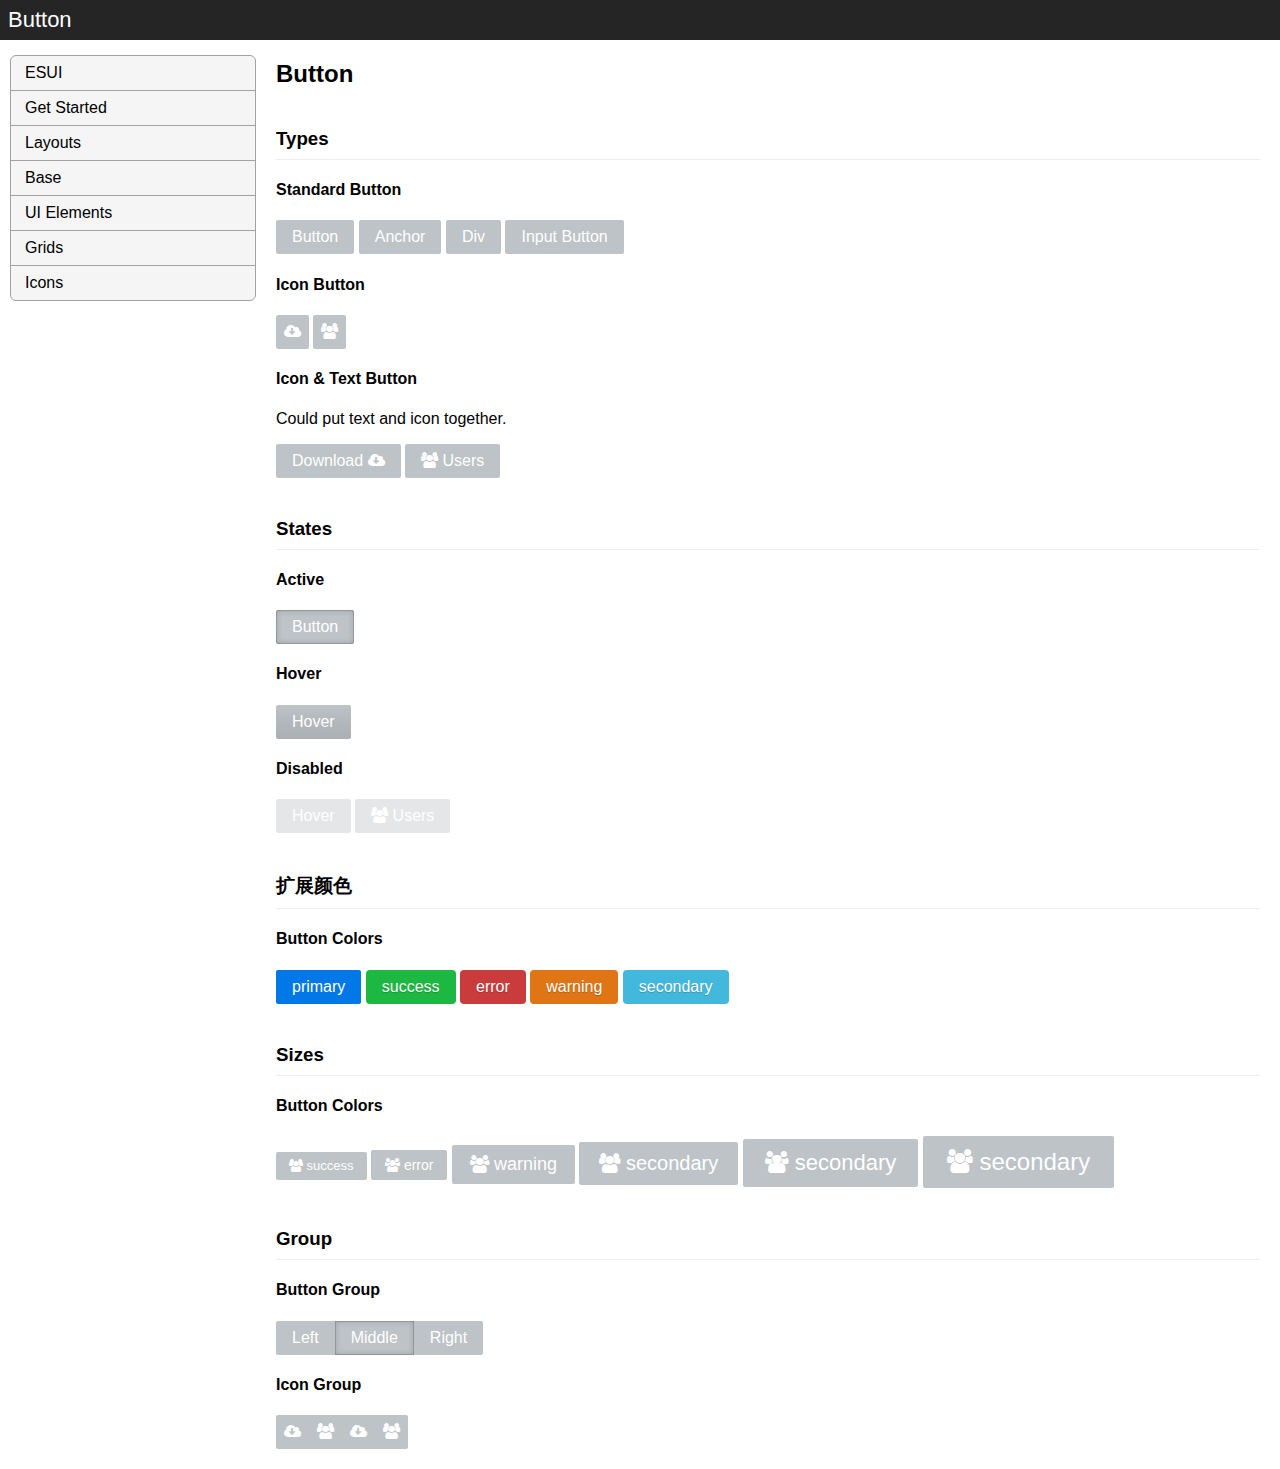
<file: code/button.html>
<!DOCTYPE html>
<html>
    <head>
        <meta charset="UTF-8" />
        <title>UI - ESUI Demo</title>
        <link rel="stylesheet" href="src/css/main.css" />
        <link rel="stylesheet" href="src/icons/css/font-awesome.css" />
        <link rel="stylesheet" href="demo.css" />
    </head>
    <body>
        <h1>Button</h1>
        <div id="layout" class="ui-g">
            <div class="ui-u-1-5">
                <ul id="navigator">
                    <li><a href="Grid.html">ESUI</a></li>
                    <li><a href="Label.html">Get Started</a></li>
                    <li><a href="Link.html">Layouts</a></li>
                    <li><a href="Button.html">Base</a></li>
                    <li><a href="Button.html">UI Elements</a></li>
                    <li><a href="#grids">Grids</a></li>
                    <li><a href="icons.html">Icons</a></li>
                </ul>
            </div>
            <div class="ui-u-4-5">
                <div id="main" class="content p2 no-pt">
                    <h2 id="icons" class="content-subhead">Button</h2>
                    <div>
                        <h3>Types</h3>
                        <div>
                            <h4>Standard Button</h4>
                            <div>
                                <button class="ui-button">Button</button>
                                <a class="ui-button">Anchor</a>
                                <div class="ui-button">Div</div>
                                <input type="button" class="ui-button" value="Input Button" />
                            </div>
                            <h4>Icon Button</h4>
                            <div>
                                <button class="ui-button icon"><i class="icon fa fa-cloud-download"></i></button>
                                <button class="ui-button icon"><i class="icon fa fa-users"></i></button>
                            </div>
                            <h4>Icon & Text Button</h4>
                            <p>
                                Could put text and icon together.
                            </p>
                            <div>
                                <button class="ui-button">
                                    Download
                                    <i class="icon fa fa-cloud-download"></i>
                                </button>
                                <button class="ui-button">
                                    <i class="icon fa fa-users"></i> Users
                                </button>
                            </div>
                        </div>
                        <h3>States</h3>
                        <div>
                            <h4>Active</h4>
                            <button class="ui-button active">Button</button>
                            <h4>Hover</h4>
                            <button class="ui-button hover">Hover</button>
                            <h4>Disabled</h4>
                            <button class="ui-button" disabled="disabled">Hover</button>
                            <button class="ui-button" disabled="disabled">
                                <i class="icon fa fa-users"></i> Users
                            </button>
                        </div>
                        <h3>扩展颜色</h3>
                        <div>
                            <h4>Button Colors</h4>
                            <button class="ui-button primary">primary</button>
                            <button class="ui-button success">success</button>
                            <button class="ui-button error">error</button>
                            <button class="ui-button warning ">warning </button>
                            <button class="ui-button secondary ">secondary </button>
                        </div>
                        <h3>Sizes</h3>
                        <div>
                            <h4>Button Colors</h4>
                            <button class="ui-button mini"><i class="icon fa fa-users"></i> success</button>
                            <button class="ui-button small"><i class="icon fa fa-users"></i> error</button>
                            <button class="ui-button large"><i class="icon fa fa-users"></i> warning </button>
                            <button class="ui-button big"><i class="icon fa fa-users"></i> secondary </button>
                            <button class="ui-button huge"><i class="icon fa fa-users"></i> secondary </button>
                            <button class="ui-button massive"><i class="icon fa fa-users"></i> secondary </button>
                        </div>
                        <h3>Group</h3>
                        <div>
                            <h4>Button Group</h4>
                            <div class="ui-button-group clearfix">
                              <button type="button" class="ui-button">Left</button>
                              <button type="button" class="ui-button active">Middle</button>
                              <button type="button" class="ui-button">Right</button>
                            </div>
                            <h4>Icon Group</h4>
                            <div class="ui-button-group clearfix">
                                <button class="ui-button icon"><i class="icon fa fa-cloud-download"></i></button>
                                <button class="ui-button icon"><i class="icon fa fa-users"></i></button>
                                <button class="ui-button icon"><i class="icon fa fa-cloud-download"></i></button>
                                <button class="ui-button icon"><i class="icon fa fa-users"></i></button>
                            </div>
                        </div>
                    </div>
                </div>
            </div>
        </div>
    </body>
</html>
</file>
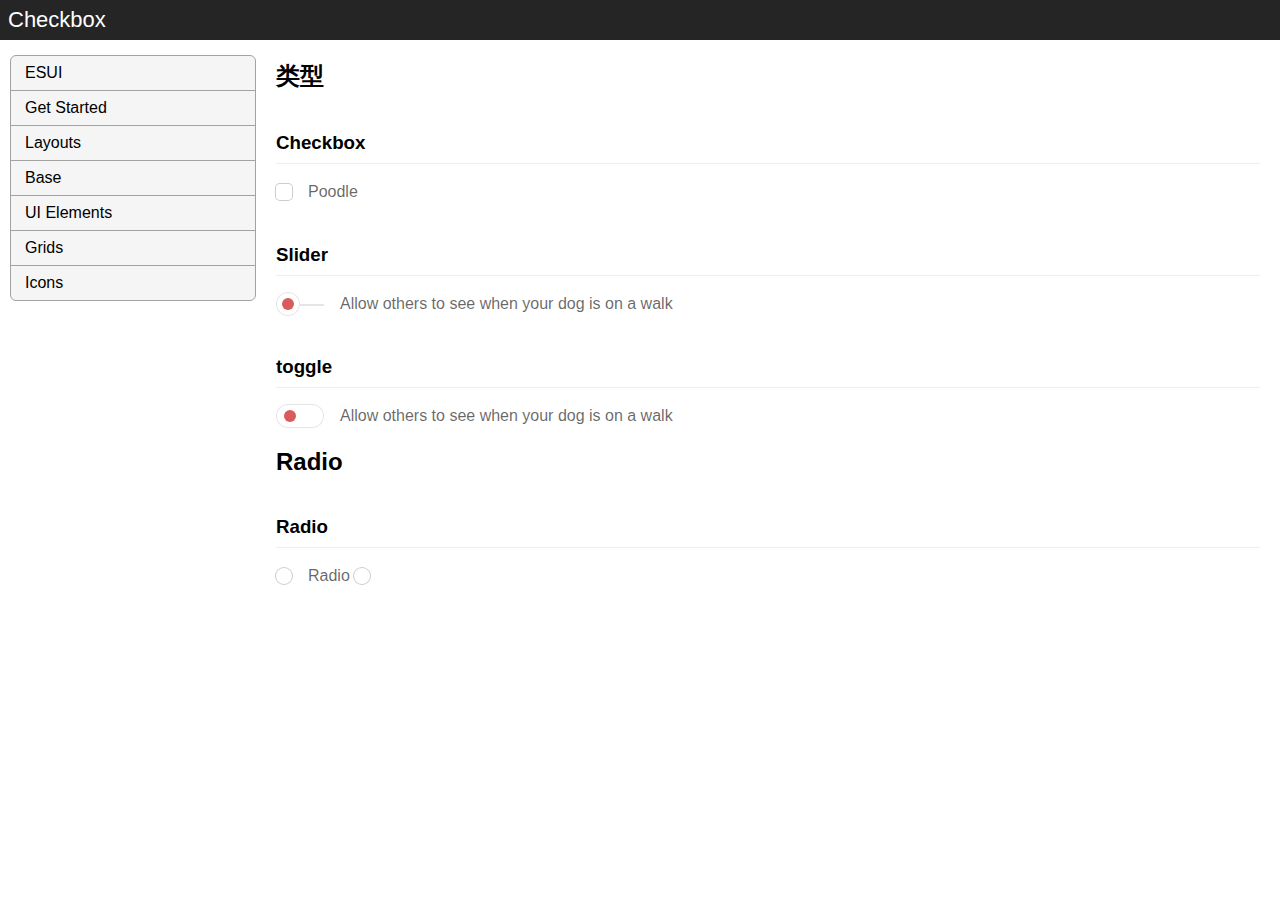
<file: code/checkbox.html>
<!DOCTYPE html>
<html>
    <head>
        <meta charset="UTF-8" />
        <title>UI - ESUI Demo</title>
        <link rel="stylesheet" href="src/css/main.css" />
        <link rel="stylesheet" href="src/icons/css/font-awesome.css" />
        <link rel="stylesheet" href="demo.css" />
    </head>
    <body>
        <h1>Checkbox</h1>
        <div id="layout" class="ui-g">
            <div class="ui-u-1-5">
                <ul id="navigator">
                    <li><a href="Grid.html">ESUI</a></li>
                    <li><a href="Label.html">Get Started</a></li>
                    <li><a href="Link.html">Layouts</a></li>
                    <li><a href="Button.html">Base</a></li>
                    <li><a href="Button.html">UI Elements</a></li>
                    <li><a href="#grids">Grids</a></li>
                    <li><a href="icons.html">Icons</a></li>
                </ul>
            </div>
            <div class="ui-u-4-5">
                <div id="main" class="content p2 no-pt">
                    <h2 id="icons" class="content-subhead">类型</h2>
                    <div>
                        <h3>Checkbox</h3>
                        <div class="ui checkbox">
                          <input type="checkbox" id="unique-id">
                          <label for="unique-id">Poodle</label>
                        </div>
                        <h3>Slider</h3>
                        <div class="ui slider checkbox">
                            <input type="checkbox" name="walk" id="slider" />
                            <label for="slider">Allow others to see when your dog is on a walk</label>
                        </div>
                        <h3>toggle</h3>
                        <div class="ui toggle checkbox">
                            <input type="checkbox" name="walk" id="toggle" />
                            <label for="toggle">Allow others to see when your dog is on a walk</label>
                        </div>
                    </div>
                    <h2 id="icons" class="content-subhead">Radio</h2>
                    <h3>Radio</h3>
                    <div class="ui radio checkbox">
                      <input type="radio" id="unique-id3" name="radio1" />
                      <label for="unique-id3">Radio</label>
                    </div>
                    <div class="ui radio checkbox">
                      <input type="radio" id="unique-id4" name="radio1" />
                      <label for="unique-id4"></label>
                    </div>
                </div>
            </div>
        </div>
    </body>
</html>
</file>
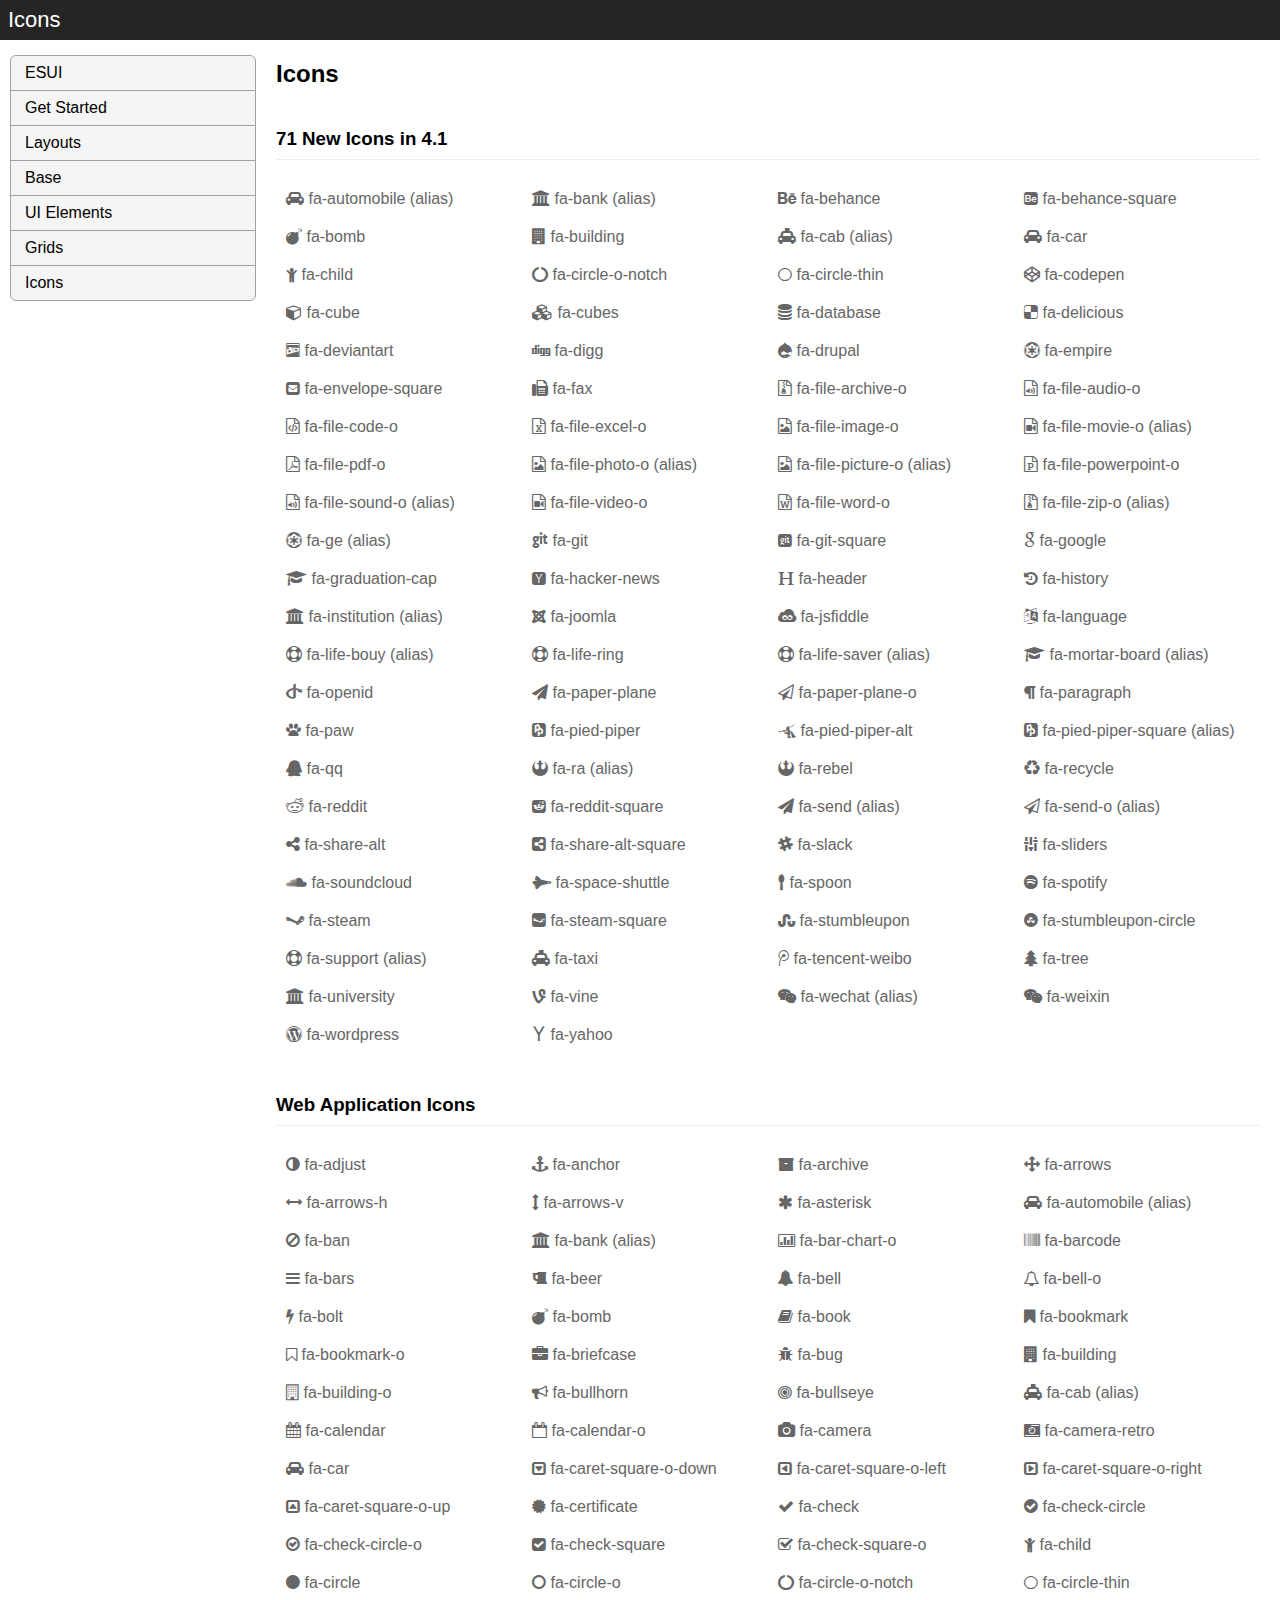
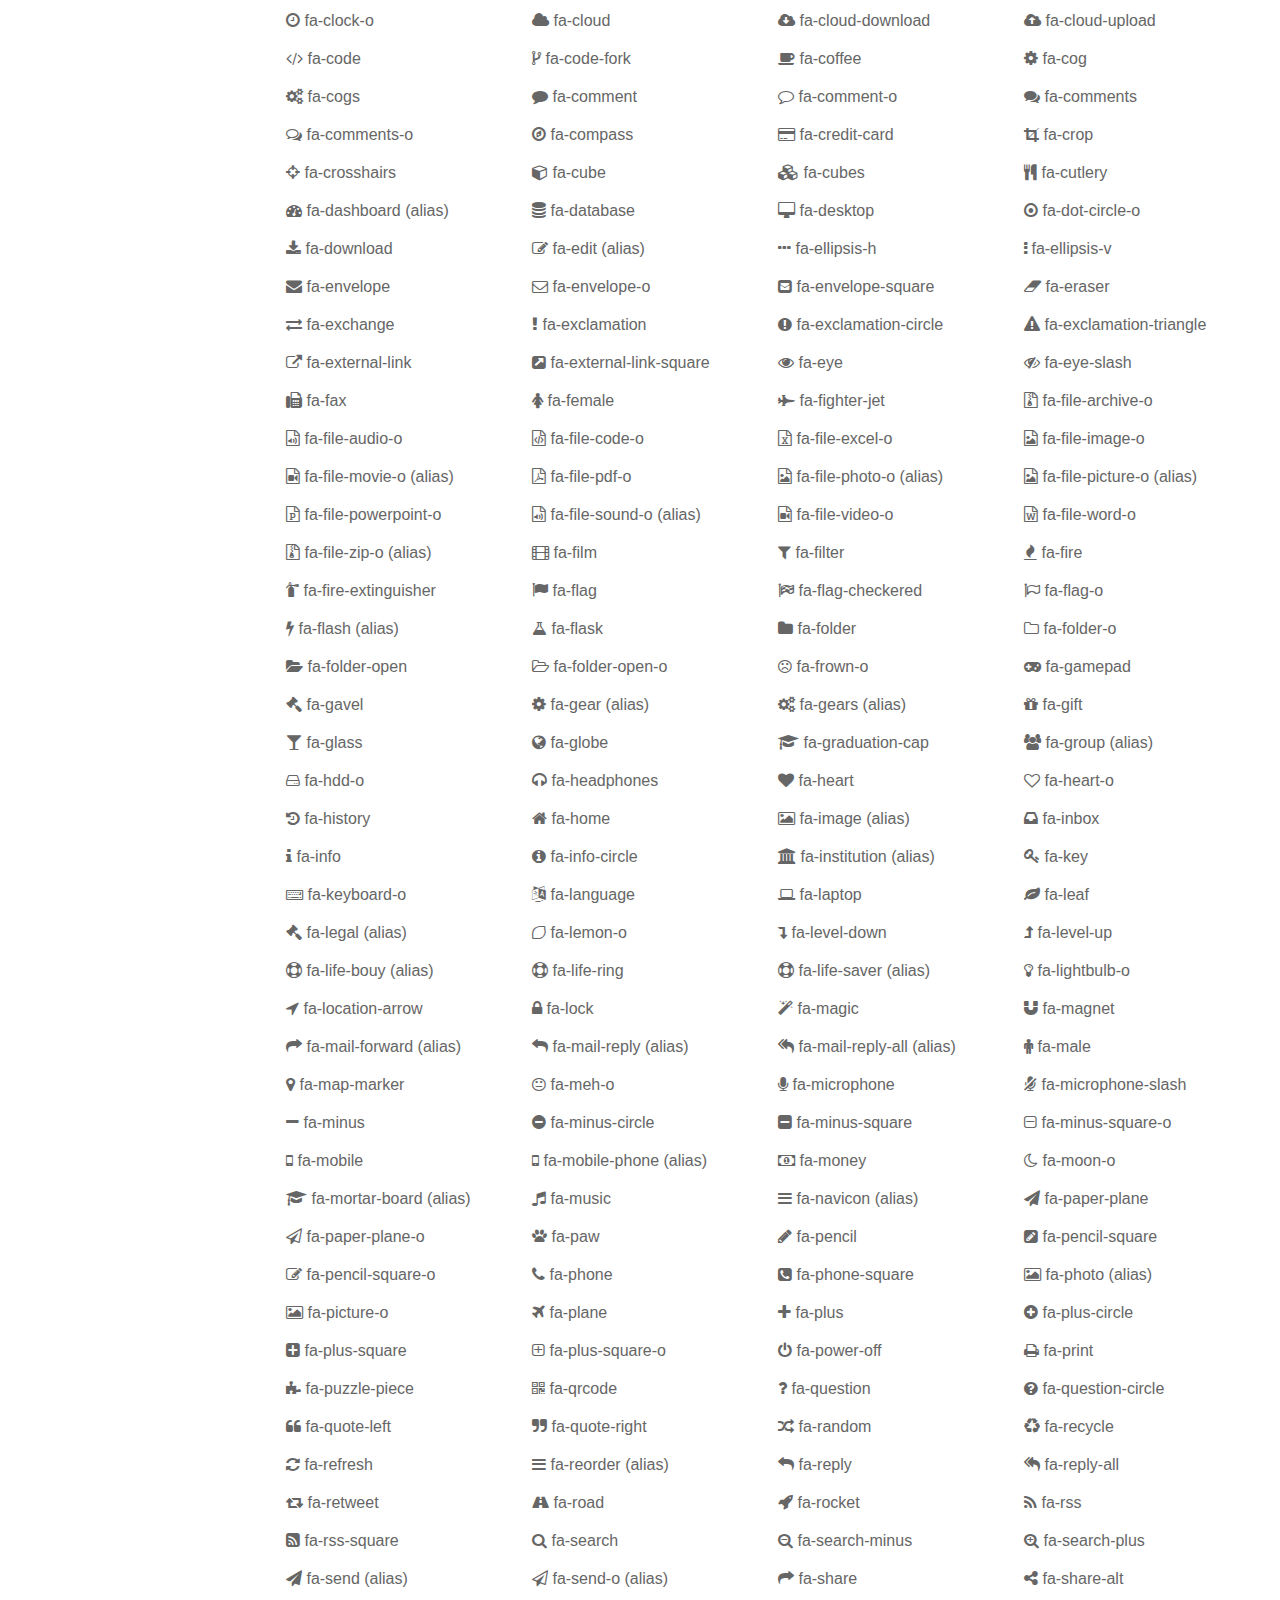
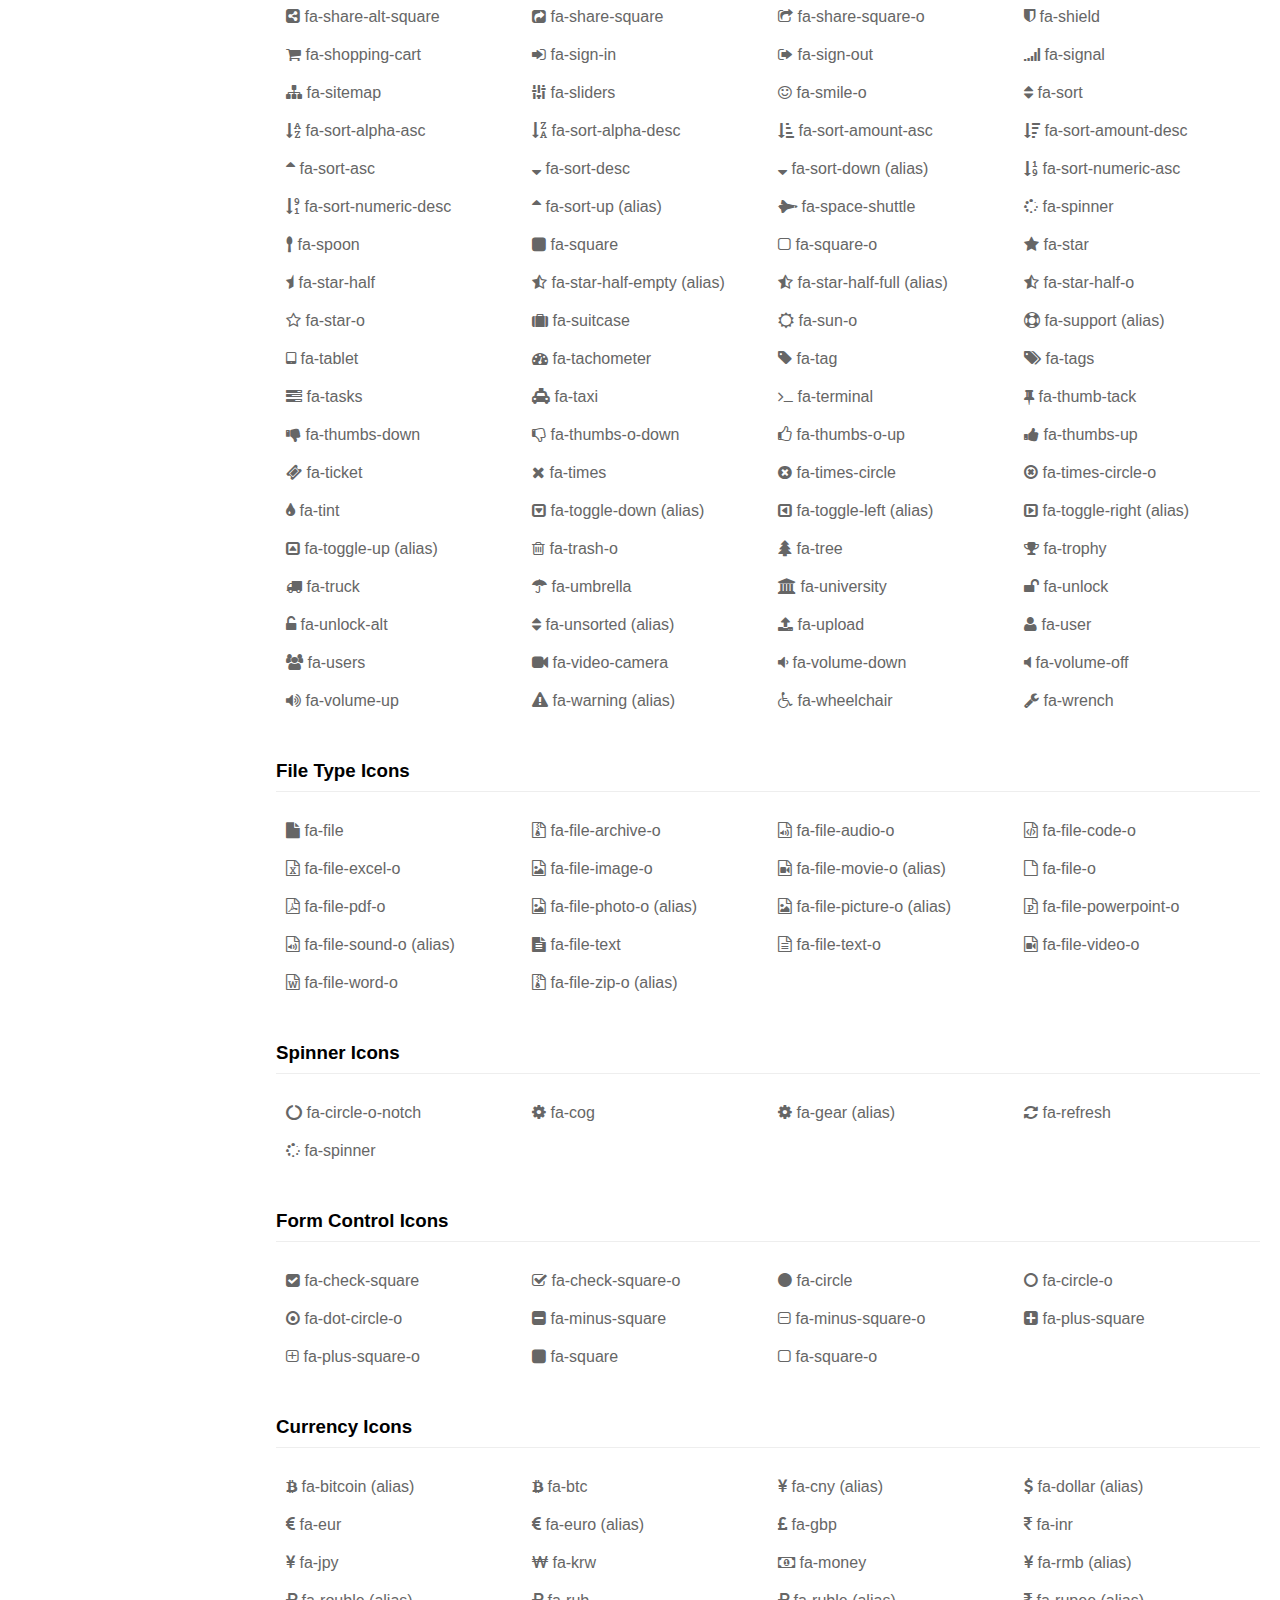
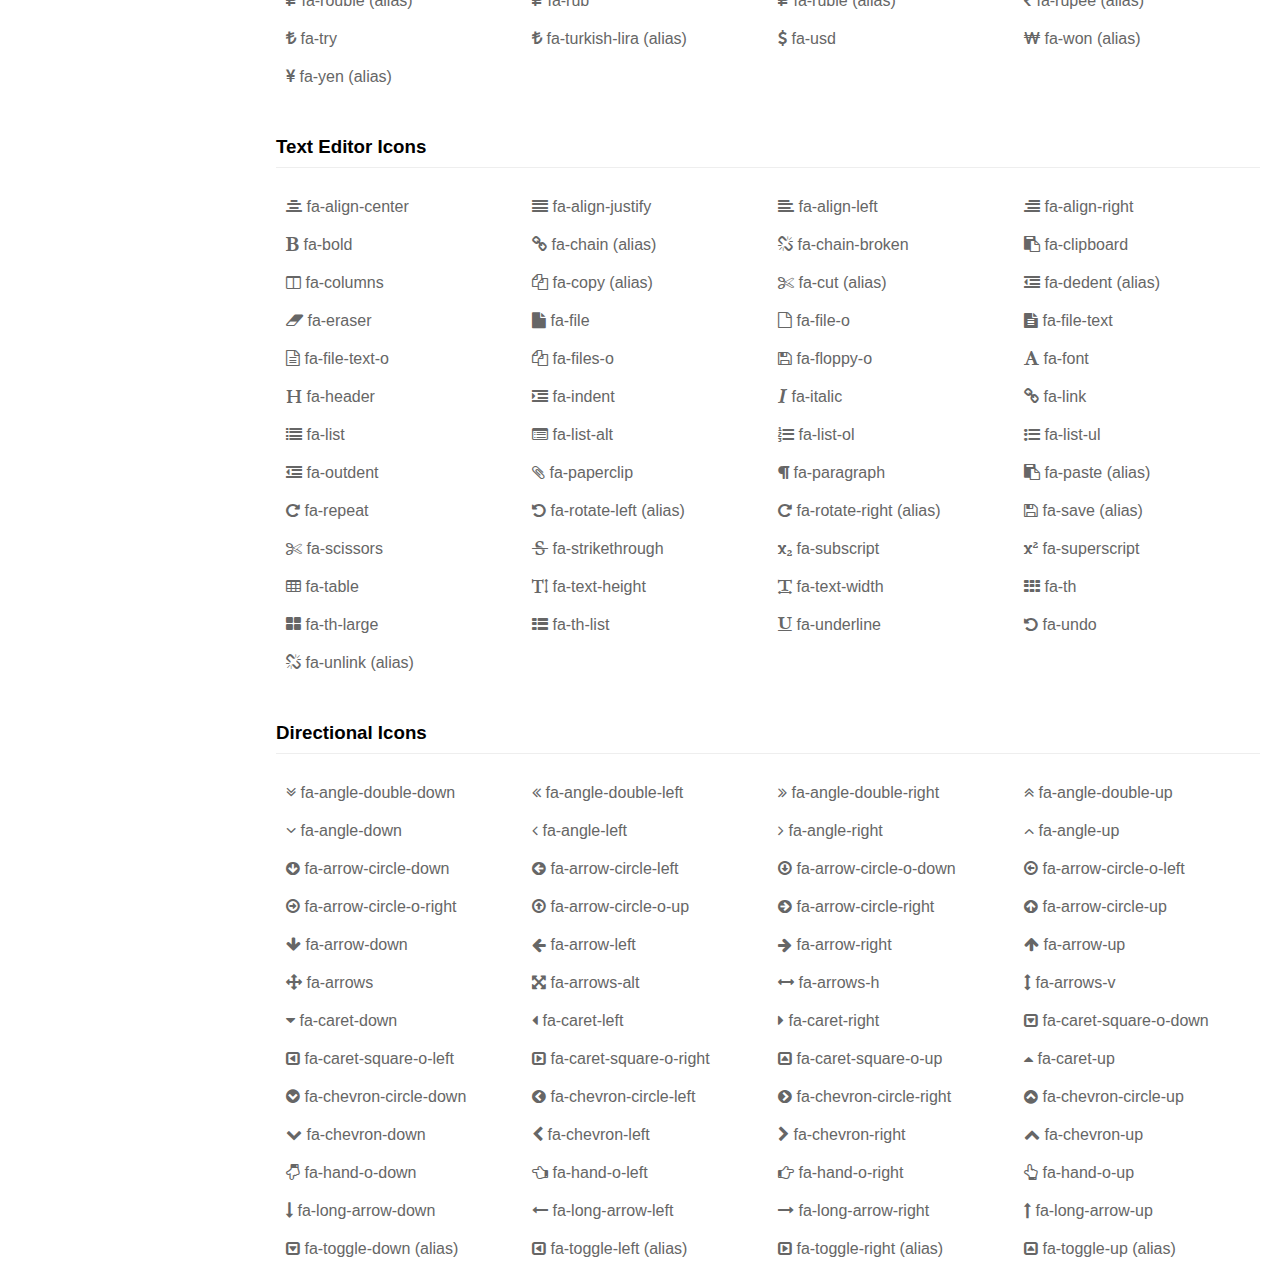
<file: code/icons.html>
<!DOCTYPE html>
<html>
    <head>
        <meta charset="UTF-8" />
        <title>Button - ESUI Demo</title>
        <link rel="stylesheet" href="src/css/main.css" />
        <link rel="stylesheet" href="src/icons/css/font-awesome.css" />
        <link rel="stylesheet" href="demo.css" />
    </head>
    <body>
        <h1>Icons</h1>
        <div id="layout" class="ui-g">
            <div class="ui-u-1-5">
                <ul id="navigator">
                    <li><a href="Grid.html">ESUI</a></li>
                    <li><a href="Label.html">Get Started</a></li>
                    <li><a href="Link.html">Layouts</a></li>
                    <li><a href="Button.html">Base</a></li>
                    <li><a href="Button.html">UI Elements</a></li>
                    <li><a href="#grids">Grids</a></li>
                    <li><a href="icons.html">Icons</a></li>
                </ul>
            </div>
            <div class="ui-u-4-5">
                <div id="main" class="content p2 no-pt">
                    <h2 id="icons" class="content-subhead">Icons</h2>
                    <div class="icons-list">
                        <h3>71 New Icons in 4.1</h3>
                        <div class="ui-g">
                            <div class="fa-hover ui-u-1-4"><a href="../icon/car"><i class="fa fa-automobile"></i> fa-automobile <span class="text-muted">(alias)</span></a></div>

                            <div class="fa-hover ui-u-1-4"><a href="../icon/university"><i class="fa fa-bank"></i> fa-bank <span class="text-muted">(alias)</span></a></div>

                            <div class="fa-hover ui-u-1-4"><a href="../icon/behance"><i class="fa fa-behance"></i> fa-behance</a></div>

                            <div class="fa-hover ui-u-1-4"><a href="../icon/behance-square"><i class="fa fa-behance-square"></i> fa-behance-square</a></div>

                            <div class="fa-hover ui-u-1-4"><a href="../icon/bomb"><i class="fa fa-bomb"></i> fa-bomb</a></div>

                            <div class="fa-hover ui-u-1-4"><a href="../icon/building"><i class="fa fa-building"></i> fa-building</a></div>

                            <div class="fa-hover ui-u-1-4"><a href="../icon/taxi"><i class="fa fa-cab"></i> fa-cab <span class="text-muted">(alias)</span></a></div>

                            <div class="fa-hover ui-u-1-4"><a href="../icon/car"><i class="fa fa-car"></i> fa-car</a></div>

                            <div class="fa-hover ui-u-1-4"><a href="../icon/child"><i class="fa fa-child"></i> fa-child</a></div>

                            <div class="fa-hover ui-u-1-4"><a href="../icon/circle-o-notch"><i class="fa fa-circle-o-notch"></i> fa-circle-o-notch</a></div>

                            <div class="fa-hover ui-u-1-4"><a href="../icon/circle-thin"><i class="fa fa-circle-thin"></i> fa-circle-thin</a></div>

                            <div class="fa-hover ui-u-1-4"><a href="../icon/codepen"><i class="fa fa-codepen"></i> fa-codepen</a></div>

                            <div class="fa-hover ui-u-1-4"><a href="../icon/cube"><i class="fa fa-cube"></i> fa-cube</a></div>

                            <div class="fa-hover ui-u-1-4"><a href="../icon/cubes"><i class="fa fa-cubes"></i> fa-cubes</a></div>

                            <div class="fa-hover ui-u-1-4"><a href="../icon/database"><i class="fa fa-database"></i> fa-database</a></div>

                            <div class="fa-hover ui-u-1-4"><a href="../icon/delicious"><i class="fa fa-delicious"></i> fa-delicious</a></div>

                            <div class="fa-hover ui-u-1-4"><a href="../icon/deviantart"><i class="fa fa-deviantart"></i> fa-deviantart</a></div>

                            <div class="fa-hover ui-u-1-4"><a href="../icon/digg"><i class="fa fa-digg"></i> fa-digg</a></div>

                            <div class="fa-hover ui-u-1-4"><a href="../icon/drupal"><i class="fa fa-drupal"></i> fa-drupal</a></div>

                            <div class="fa-hover ui-u-1-4"><a href="../icon/empire"><i class="fa fa-empire"></i> fa-empire</a></div>

                            <div class="fa-hover ui-u-1-4"><a href="../icon/envelope-square"><i class="fa fa-envelope-square"></i> fa-envelope-square</a></div>

                            <div class="fa-hover ui-u-1-4"><a href="../icon/fax"><i class="fa fa-fax"></i> fa-fax</a></div>

                            <div class="fa-hover ui-u-1-4"><a href="../icon/file-archive-o"><i class="fa fa-file-archive-o"></i> fa-file-archive-o</a></div>

                            <div class="fa-hover ui-u-1-4"><a href="../icon/file-audio-o"><i class="fa fa-file-audio-o"></i> fa-file-audio-o</a></div>

                            <div class="fa-hover ui-u-1-4"><a href="../icon/file-code-o"><i class="fa fa-file-code-o"></i> fa-file-code-o</a></div>

                            <div class="fa-hover ui-u-1-4"><a href="../icon/file-excel-o"><i class="fa fa-file-excel-o"></i> fa-file-excel-o</a></div>

                            <div class="fa-hover ui-u-1-4"><a href="../icon/file-image-o"><i class="fa fa-file-image-o"></i> fa-file-image-o</a></div>

                            <div class="fa-hover ui-u-1-4"><a href="../icon/file-video-o"><i class="fa fa-file-movie-o"></i> fa-file-movie-o <span class="text-muted">(alias)</span></a></div>

                            <div class="fa-hover ui-u-1-4"><a href="../icon/file-pdf-o"><i class="fa fa-file-pdf-o"></i> fa-file-pdf-o</a></div>

                            <div class="fa-hover ui-u-1-4"><a href="../icon/file-image-o"><i class="fa fa-file-photo-o"></i> fa-file-photo-o <span class="text-muted">(alias)</span></a></div>

                            <div class="fa-hover ui-u-1-4"><a href="../icon/file-image-o"><i class="fa fa-file-picture-o"></i> fa-file-picture-o <span class="text-muted">(alias)</span></a></div>

                            <div class="fa-hover ui-u-1-4"><a href="../icon/file-powerpoint-o"><i class="fa fa-file-powerpoint-o"></i> fa-file-powerpoint-o</a></div>

                            <div class="fa-hover ui-u-1-4"><a href="../icon/file-audio-o"><i class="fa fa-file-sound-o"></i> fa-file-sound-o <span class="text-muted">(alias)</span></a></div>

                            <div class="fa-hover ui-u-1-4"><a href="../icon/file-video-o"><i class="fa fa-file-video-o"></i> fa-file-video-o</a></div>

                            <div class="fa-hover ui-u-1-4"><a href="../icon/file-word-o"><i class="fa fa-file-word-o"></i> fa-file-word-o</a></div>

                            <div class="fa-hover ui-u-1-4"><a href="../icon/file-archive-o"><i class="fa fa-file-zip-o"></i> fa-file-zip-o <span class="text-muted">(alias)</span></a></div>

                            <div class="fa-hover ui-u-1-4"><a href="../icon/empire"><i class="fa fa-ge"></i> fa-ge <span class="text-muted">(alias)</span></a></div>

                            <div class="fa-hover ui-u-1-4"><a href="../icon/git"><i class="fa fa-git"></i> fa-git</a></div>

                            <div class="fa-hover ui-u-1-4"><a href="../icon/git-square"><i class="fa fa-git-square"></i> fa-git-square</a></div>

                            <div class="fa-hover ui-u-1-4"><a href="../icon/google"><i class="fa fa-google"></i> fa-google</a></div>

                            <div class="fa-hover ui-u-1-4"><a href="../icon/graduation-cap"><i class="fa fa-graduation-cap"></i> fa-graduation-cap</a></div>

                            <div class="fa-hover ui-u-1-4"><a href="../icon/hacker-news"><i class="fa fa-hacker-news"></i> fa-hacker-news</a></div>

                            <div class="fa-hover ui-u-1-4"><a href="../icon/header"><i class="fa fa-header"></i> fa-header</a></div>

                            <div class="fa-hover ui-u-1-4"><a href="../icon/history"><i class="fa fa-history"></i> fa-history</a></div>

                            <div class="fa-hover ui-u-1-4"><a href="../icon/university"><i class="fa fa-institution"></i> fa-institution <span class="text-muted">(alias)</span></a></div>

                            <div class="fa-hover ui-u-1-4"><a href="../icon/joomla"><i class="fa fa-joomla"></i> fa-joomla</a></div>

                            <div class="fa-hover ui-u-1-4"><a href="../icon/jsfiddle"><i class="fa fa-jsfiddle"></i> fa-jsfiddle</a></div>

                            <div class="fa-hover ui-u-1-4"><a href="../icon/language"><i class="fa fa-language"></i> fa-language</a></div>

                            <div class="fa-hover ui-u-1-4"><a href="../icon/life-ring"><i class="fa fa-life-bouy"></i> fa-life-bouy <span class="text-muted">(alias)</span></a></div>

                            <div class="fa-hover ui-u-1-4"><a href="../icon/life-ring"><i class="fa fa-life-ring"></i> fa-life-ring</a></div>

                            <div class="fa-hover ui-u-1-4"><a href="../icon/life-ring"><i class="fa fa-life-saver"></i> fa-life-saver <span class="text-muted">(alias)</span></a></div>

                            <div class="fa-hover ui-u-1-4"><a href="../icon/graduation-cap"><i class="fa fa-mortar-board"></i> fa-mortar-board <span class="text-muted">(alias)</span></a></div>

                            <div class="fa-hover ui-u-1-4"><a href="../icon/openid"><i class="fa fa-openid"></i> fa-openid</a></div>

                            <div class="fa-hover ui-u-1-4"><a href="../icon/paper-plane"><i class="fa fa-paper-plane"></i> fa-paper-plane</a></div>

                            <div class="fa-hover ui-u-1-4"><a href="../icon/paper-plane-o"><i class="fa fa-paper-plane-o"></i> fa-paper-plane-o</a></div>

                            <div class="fa-hover ui-u-1-4"><a href="../icon/paragraph"><i class="fa fa-paragraph"></i> fa-paragraph</a></div>

                            <div class="fa-hover ui-u-1-4"><a href="../icon/paw"><i class="fa fa-paw"></i> fa-paw</a></div>

                            <div class="fa-hover ui-u-1-4"><a href="../icon/pied-piper"><i class="fa fa-pied-piper"></i> fa-pied-piper</a></div>

                            <div class="fa-hover ui-u-1-4"><a href="../icon/pied-piper-alt"><i class="fa fa-pied-piper-alt"></i> fa-pied-piper-alt</a></div>

                            <div class="fa-hover ui-u-1-4"><a href="../icon/pied-piper"><i class="fa fa-pied-piper-square"></i> fa-pied-piper-square <span class="text-muted">(alias)</span></a></div>

                            <div class="fa-hover ui-u-1-4"><a href="../icon/qq"><i class="fa fa-qq"></i> fa-qq</a></div>

                            <div class="fa-hover ui-u-1-4"><a href="../icon/rebel"><i class="fa fa-ra"></i> fa-ra <span class="text-muted">(alias)</span></a></div>

                            <div class="fa-hover ui-u-1-4"><a href="../icon/rebel"><i class="fa fa-rebel"></i> fa-rebel</a></div>

                            <div class="fa-hover ui-u-1-4"><a href="../icon/recycle"><i class="fa fa-recycle"></i> fa-recycle</a></div>

                            <div class="fa-hover ui-u-1-4"><a href="../icon/reddit"><i class="fa fa-reddit"></i> fa-reddit</a></div>

                            <div class="fa-hover ui-u-1-4"><a href="../icon/reddit-square"><i class="fa fa-reddit-square"></i> fa-reddit-square</a></div>

                            <div class="fa-hover ui-u-1-4"><a href="../icon/paper-plane"><i class="fa fa-send"></i> fa-send <span class="text-muted">(alias)</span></a></div>

                            <div class="fa-hover ui-u-1-4"><a href="../icon/paper-plane-o"><i class="fa fa-send-o"></i> fa-send-o <span class="text-muted">(alias)</span></a></div>

                            <div class="fa-hover ui-u-1-4"><a href="../icon/share-alt"><i class="fa fa-share-alt"></i> fa-share-alt</a></div>

                            <div class="fa-hover ui-u-1-4"><a href="../icon/share-alt-square"><i class="fa fa-share-alt-square"></i> fa-share-alt-square</a></div>

                            <div class="fa-hover ui-u-1-4"><a href="../icon/slack"><i class="fa fa-slack"></i> fa-slack</a></div>

                            <div class="fa-hover ui-u-1-4"><a href="../icon/sliders"><i class="fa fa-sliders"></i> fa-sliders</a></div>

                            <div class="fa-hover ui-u-1-4"><a href="../icon/soundcloud"><i class="fa fa-soundcloud"></i> fa-soundcloud</a></div>

                            <div class="fa-hover ui-u-1-4"><a href="../icon/space-shuttle"><i class="fa fa-space-shuttle"></i> fa-space-shuttle</a></div>

                            <div class="fa-hover ui-u-1-4"><a href="../icon/spoon"><i class="fa fa-spoon"></i> fa-spoon</a></div>

                            <div class="fa-hover ui-u-1-4"><a href="../icon/spotify"><i class="fa fa-spotify"></i> fa-spotify</a></div>

                            <div class="fa-hover ui-u-1-4"><a href="../icon/steam"><i class="fa fa-steam"></i> fa-steam</a></div>

                            <div class="fa-hover ui-u-1-4"><a href="../icon/steam-square"><i class="fa fa-steam-square"></i> fa-steam-square</a></div>

                            <div class="fa-hover ui-u-1-4"><a href="../icon/stumbleupon"><i class="fa fa-stumbleupon"></i> fa-stumbleupon</a></div>

                            <div class="fa-hover ui-u-1-4"><a href="../icon/stumbleupon-circle"><i class="fa fa-stumbleupon-circle"></i> fa-stumbleupon-circle</a></div>

                            <div class="fa-hover ui-u-1-4"><a href="../icon/life-ring"><i class="fa fa-support"></i> fa-support <span class="text-muted">(alias)</span></a></div>

                            <div class="fa-hover ui-u-1-4"><a href="../icon/taxi"><i class="fa fa-taxi"></i> fa-taxi</a></div>

                            <div class="fa-hover ui-u-1-4"><a href="../icon/tencent-weibo"><i class="fa fa-tencent-weibo"></i> fa-tencent-weibo</a></div>

                            <div class="fa-hover ui-u-1-4"><a href="../icon/tree"><i class="fa fa-tree"></i> fa-tree</a></div>

                            <div class="fa-hover ui-u-1-4"><a href="../icon/university"><i class="fa fa-university"></i> fa-university</a></div>

                            <div class="fa-hover ui-u-1-4"><a href="../icon/vine"><i class="fa fa-vine"></i> fa-vine</a></div>

                            <div class="fa-hover ui-u-1-4"><a href="../icon/weixin"><i class="fa fa-wechat"></i> fa-wechat <span class="text-muted">(alias)</span></a></div>

                            <div class="fa-hover ui-u-1-4"><a href="../icon/weixin"><i class="fa fa-weixin"></i> fa-weixin</a></div>

                            <div class="fa-hover ui-u-1-4"><a href="../icon/wordpress"><i class="fa fa-wordpress"></i> fa-wordpress</a></div>

                            <div class="fa-hover ui-u-1-4"><a href="../icon/yahoo"><i class="fa fa-yahoo"></i> fa-yahoo</a></div>
                        </div>
                        <h3>Web Application Icons</h3>
                        <div class="ui-g">
                            <div class="fa-hover ui-u-1-4"><a href="../icon/adjust"><i class="fa fa-adjust"></i> fa-adjust</a></div>

                            <div class="fa-hover ui-u-1-4"><a href="../icon/anchor"><i class="fa fa-anchor"></i> fa-anchor</a></div>

                            <div class="fa-hover ui-u-1-4"><a href="../icon/archive"><i class="fa fa-archive"></i> fa-archive</a></div>

                            <div class="fa-hover ui-u-1-4"><a href="../icon/arrows"><i class="fa fa-arrows"></i> fa-arrows</a></div>

                            <div class="fa-hover ui-u-1-4"><a href="../icon/arrows-h"><i class="fa fa-arrows-h"></i> fa-arrows-h</a></div>

                            <div class="fa-hover ui-u-1-4"><a href="../icon/arrows-v"><i class="fa fa-arrows-v"></i> fa-arrows-v</a></div>

                            <div class="fa-hover ui-u-1-4"><a href="../icon/asterisk"><i class="fa fa-asterisk"></i> fa-asterisk</a></div>

                            <div class="fa-hover ui-u-1-4"><a href="../icon/car"><i class="fa fa-automobile"></i> fa-automobile <span class="text-muted">(alias)</span></a></div>

                            <div class="fa-hover ui-u-1-4"><a href="../icon/ban"><i class="fa fa-ban"></i> fa-ban</a></div>

                            <div class="fa-hover ui-u-1-4"><a href="../icon/university"><i class="fa fa-bank"></i> fa-bank <span class="text-muted">(alias)</span></a></div>

                            <div class="fa-hover ui-u-1-4"><a href="../icon/bar-chart-o"><i class="fa fa-bar-chart-o"></i> fa-bar-chart-o</a></div>

                            <div class="fa-hover ui-u-1-4"><a href="../icon/barcode"><i class="fa fa-barcode"></i> fa-barcode</a></div>

                            <div class="fa-hover ui-u-1-4"><a href="../icon/bars"><i class="fa fa-bars"></i> fa-bars</a></div>

                            <div class="fa-hover ui-u-1-4"><a href="../icon/beer"><i class="fa fa-beer"></i> fa-beer</a></div>

                            <div class="fa-hover ui-u-1-4"><a href="../icon/bell"><i class="fa fa-bell"></i> fa-bell</a></div>

                            <div class="fa-hover ui-u-1-4"><a href="../icon/bell-o"><i class="fa fa-bell-o"></i> fa-bell-o</a></div>

                            <div class="fa-hover ui-u-1-4"><a href="../icon/bolt"><i class="fa fa-bolt"></i> fa-bolt</a></div>

                            <div class="fa-hover ui-u-1-4"><a href="../icon/bomb"><i class="fa fa-bomb"></i> fa-bomb</a></div>

                            <div class="fa-hover ui-u-1-4"><a href="../icon/book"><i class="fa fa-book"></i> fa-book</a></div>

                            <div class="fa-hover ui-u-1-4"><a href="../icon/bookmark"><i class="fa fa-bookmark"></i> fa-bookmark</a></div>

                            <div class="fa-hover ui-u-1-4"><a href="../icon/bookmark-o"><i class="fa fa-bookmark-o"></i> fa-bookmark-o</a></div>

                            <div class="fa-hover ui-u-1-4"><a href="../icon/briefcase"><i class="fa fa-briefcase"></i> fa-briefcase</a></div>

                            <div class="fa-hover ui-u-1-4"><a href="../icon/bug"><i class="fa fa-bug"></i> fa-bug</a></div>

                            <div class="fa-hover ui-u-1-4"><a href="../icon/building"><i class="fa fa-building"></i> fa-building</a></div>

                            <div class="fa-hover ui-u-1-4"><a href="../icon/building-o"><i class="fa fa-building-o"></i> fa-building-o</a></div>

                            <div class="fa-hover ui-u-1-4"><a href="../icon/bullhorn"><i class="fa fa-bullhorn"></i> fa-bullhorn</a></div>

                            <div class="fa-hover ui-u-1-4"><a href="../icon/bullseye"><i class="fa fa-bullseye"></i> fa-bullseye</a></div>

                            <div class="fa-hover ui-u-1-4"><a href="../icon/taxi"><i class="fa fa-cab"></i> fa-cab <span class="text-muted">(alias)</span></a></div>

                            <div class="fa-hover ui-u-1-4"><a href="../icon/calendar"><i class="fa fa-calendar"></i> fa-calendar</a></div>

                            <div class="fa-hover ui-u-1-4"><a href="../icon/calendar-o"><i class="fa fa-calendar-o"></i> fa-calendar-o</a></div>

                            <div class="fa-hover ui-u-1-4"><a href="../icon/camera"><i class="fa fa-camera"></i> fa-camera</a></div>

                            <div class="fa-hover ui-u-1-4"><a href="../icon/camera-retro"><i class="fa fa-camera-retro"></i> fa-camera-retro</a></div>

                            <div class="fa-hover ui-u-1-4"><a href="../icon/car"><i class="fa fa-car"></i> fa-car</a></div>

                            <div class="fa-hover ui-u-1-4"><a href="../icon/caret-square-o-down"><i class="fa fa-caret-square-o-down"></i> fa-caret-square-o-down</a></div>

                            <div class="fa-hover ui-u-1-4"><a href="../icon/caret-square-o-left"><i class="fa fa-caret-square-o-left"></i> fa-caret-square-o-left</a></div>

                            <div class="fa-hover ui-u-1-4"><a href="../icon/caret-square-o-right"><i class="fa fa-caret-square-o-right"></i> fa-caret-square-o-right</a></div>

                            <div class="fa-hover ui-u-1-4"><a href="../icon/caret-square-o-up"><i class="fa fa-caret-square-o-up"></i> fa-caret-square-o-up</a></div>

                            <div class="fa-hover ui-u-1-4"><a href="../icon/certificate"><i class="fa fa-certificate"></i> fa-certificate</a></div>

                            <div class="fa-hover ui-u-1-4"><a href="../icon/check"><i class="fa fa-check"></i> fa-check</a></div>

                            <div class="fa-hover ui-u-1-4"><a href="../icon/check-circle"><i class="fa fa-check-circle"></i> fa-check-circle</a></div>

                            <div class="fa-hover ui-u-1-4"><a href="../icon/check-circle-o"><i class="fa fa-check-circle-o"></i> fa-check-circle-o</a></div>

                            <div class="fa-hover ui-u-1-4"><a href="../icon/check-square"><i class="fa fa-check-square"></i> fa-check-square</a></div>

                            <div class="fa-hover ui-u-1-4"><a href="../icon/check-square-o"><i class="fa fa-check-square-o"></i> fa-check-square-o</a></div>

                            <div class="fa-hover ui-u-1-4"><a href="../icon/child"><i class="fa fa-child"></i> fa-child</a></div>

                            <div class="fa-hover ui-u-1-4"><a href="../icon/circle"><i class="fa fa-circle"></i> fa-circle</a></div>

                            <div class="fa-hover ui-u-1-4"><a href="../icon/circle-o"><i class="fa fa-circle-o"></i> fa-circle-o</a></div>

                            <div class="fa-hover ui-u-1-4"><a href="../icon/circle-o-notch"><i class="fa fa-circle-o-notch"></i> fa-circle-o-notch</a></div>

                            <div class="fa-hover ui-u-1-4"><a href="../icon/circle-thin"><i class="fa fa-circle-thin"></i> fa-circle-thin</a></div>

                            <div class="fa-hover ui-u-1-4"><a href="../icon/clock-o"><i class="fa fa-clock-o"></i> fa-clock-o</a></div>

                            <div class="fa-hover ui-u-1-4"><a href="../icon/cloud"><i class="fa fa-cloud"></i> fa-cloud</a></div>

                            <div class="fa-hover ui-u-1-4"><a href="../icon/cloud-download"><i class="fa fa-cloud-download"></i> fa-cloud-download</a></div>

                            <div class="fa-hover ui-u-1-4"><a href="../icon/cloud-upload"><i class="fa fa-cloud-upload"></i> fa-cloud-upload</a></div>

                            <div class="fa-hover ui-u-1-4"><a href="../icon/code"><i class="fa fa-code"></i> fa-code</a></div>

                            <div class="fa-hover ui-u-1-4"><a href="../icon/code-fork"><i class="fa fa-code-fork"></i> fa-code-fork</a></div>

                            <div class="fa-hover ui-u-1-4"><a href="../icon/coffee"><i class="fa fa-coffee"></i> fa-coffee</a></div>

                            <div class="fa-hover ui-u-1-4"><a href="../icon/cog"><i class="fa fa-cog"></i> fa-cog</a></div>

                            <div class="fa-hover ui-u-1-4"><a href="../icon/cogs"><i class="fa fa-cogs"></i> fa-cogs</a></div>

                            <div class="fa-hover ui-u-1-4"><a href="../icon/comment"><i class="fa fa-comment"></i> fa-comment</a></div>

                            <div class="fa-hover ui-u-1-4"><a href="../icon/comment-o"><i class="fa fa-comment-o"></i> fa-comment-o</a></div>

                            <div class="fa-hover ui-u-1-4"><a href="../icon/comments"><i class="fa fa-comments"></i> fa-comments</a></div>

                            <div class="fa-hover ui-u-1-4"><a href="../icon/comments-o"><i class="fa fa-comments-o"></i> fa-comments-o</a></div>

                            <div class="fa-hover ui-u-1-4"><a href="../icon/compass"><i class="fa fa-compass"></i> fa-compass</a></div>

                            <div class="fa-hover ui-u-1-4"><a href="../icon/credit-card"><i class="fa fa-credit-card"></i> fa-credit-card</a></div>

                            <div class="fa-hover ui-u-1-4"><a href="../icon/crop"><i class="fa fa-crop"></i> fa-crop</a></div>

                            <div class="fa-hover ui-u-1-4"><a href="../icon/crosshairs"><i class="fa fa-crosshairs"></i> fa-crosshairs</a></div>

                            <div class="fa-hover ui-u-1-4"><a href="../icon/cube"><i class="fa fa-cube"></i> fa-cube</a></div>

                            <div class="fa-hover ui-u-1-4"><a href="../icon/cubes"><i class="fa fa-cubes"></i> fa-cubes</a></div>

                            <div class="fa-hover ui-u-1-4"><a href="../icon/cutlery"><i class="fa fa-cutlery"></i> fa-cutlery</a></div>

                            <div class="fa-hover ui-u-1-4"><a href="../icon/tachometer"><i class="fa fa-dashboard"></i> fa-dashboard <span class="text-muted">(alias)</span></a></div>

                            <div class="fa-hover ui-u-1-4"><a href="../icon/database"><i class="fa fa-database"></i> fa-database</a></div>

                            <div class="fa-hover ui-u-1-4"><a href="../icon/desktop"><i class="fa fa-desktop"></i> fa-desktop</a></div>

                            <div class="fa-hover ui-u-1-4"><a href="../icon/dot-circle-o"><i class="fa fa-dot-circle-o"></i> fa-dot-circle-o</a></div>

                            <div class="fa-hover ui-u-1-4"><a href="../icon/download"><i class="fa fa-download"></i> fa-download</a></div>

                            <div class="fa-hover ui-u-1-4"><a href="../icon/pencil-square-o"><i class="fa fa-edit"></i> fa-edit <span class="text-muted">(alias)</span></a></div>

                            <div class="fa-hover ui-u-1-4"><a href="../icon/ellipsis-h"><i class="fa fa-ellipsis-h"></i> fa-ellipsis-h</a></div>

                            <div class="fa-hover ui-u-1-4"><a href="../icon/ellipsis-v"><i class="fa fa-ellipsis-v"></i> fa-ellipsis-v</a></div>

                            <div class="fa-hover ui-u-1-4"><a href="../icon/envelope"><i class="fa fa-envelope"></i> fa-envelope</a></div>

                            <div class="fa-hover ui-u-1-4"><a href="../icon/envelope-o"><i class="fa fa-envelope-o"></i> fa-envelope-o</a></div>

                            <div class="fa-hover ui-u-1-4"><a href="../icon/envelope-square"><i class="fa fa-envelope-square"></i> fa-envelope-square</a></div>

                            <div class="fa-hover ui-u-1-4"><a href="../icon/eraser"><i class="fa fa-eraser"></i> fa-eraser</a></div>

                            <div class="fa-hover ui-u-1-4"><a href="../icon/exchange"><i class="fa fa-exchange"></i> fa-exchange</a></div>

                            <div class="fa-hover ui-u-1-4"><a href="../icon/exclamation"><i class="fa fa-exclamation"></i> fa-exclamation</a></div>

                            <div class="fa-hover ui-u-1-4"><a href="../icon/exclamation-circle"><i class="fa fa-exclamation-circle"></i> fa-exclamation-circle</a></div>

                            <div class="fa-hover ui-u-1-4"><a href="../icon/exclamation-triangle"><i class="fa fa-exclamation-triangle"></i> fa-exclamation-triangle</a></div>

                            <div class="fa-hover ui-u-1-4"><a href="../icon/external-link"><i class="fa fa-external-link"></i> fa-external-link</a></div>

                            <div class="fa-hover ui-u-1-4"><a href="../icon/external-link-square"><i class="fa fa-external-link-square"></i> fa-external-link-square</a></div>

                            <div class="fa-hover ui-u-1-4"><a href="../icon/eye"><i class="fa fa-eye"></i> fa-eye</a></div>

                            <div class="fa-hover ui-u-1-4"><a href="../icon/eye-slash"><i class="fa fa-eye-slash"></i> fa-eye-slash</a></div>

                            <div class="fa-hover ui-u-1-4"><a href="../icon/fax"><i class="fa fa-fax"></i> fa-fax</a></div>

                            <div class="fa-hover ui-u-1-4"><a href="../icon/female"><i class="fa fa-female"></i> fa-female</a></div>

                            <div class="fa-hover ui-u-1-4"><a href="../icon/fighter-jet"><i class="fa fa-fighter-jet"></i> fa-fighter-jet</a></div>

                            <div class="fa-hover ui-u-1-4"><a href="../icon/file-archive-o"><i class="fa fa-file-archive-o"></i> fa-file-archive-o</a></div>

                            <div class="fa-hover ui-u-1-4"><a href="../icon/file-audio-o"><i class="fa fa-file-audio-o"></i> fa-file-audio-o</a></div>

                            <div class="fa-hover ui-u-1-4"><a href="../icon/file-code-o"><i class="fa fa-file-code-o"></i> fa-file-code-o</a></div>

                            <div class="fa-hover ui-u-1-4"><a href="../icon/file-excel-o"><i class="fa fa-file-excel-o"></i> fa-file-excel-o</a></div>

                            <div class="fa-hover ui-u-1-4"><a href="../icon/file-image-o"><i class="fa fa-file-image-o"></i> fa-file-image-o</a></div>

                            <div class="fa-hover ui-u-1-4"><a href="../icon/file-video-o"><i class="fa fa-file-movie-o"></i> fa-file-movie-o <span class="text-muted">(alias)</span></a></div>

                            <div class="fa-hover ui-u-1-4"><a href="../icon/file-pdf-o"><i class="fa fa-file-pdf-o"></i> fa-file-pdf-o</a></div>

                            <div class="fa-hover ui-u-1-4"><a href="../icon/file-image-o"><i class="fa fa-file-photo-o"></i> fa-file-photo-o <span class="text-muted">(alias)</span></a></div>

                            <div class="fa-hover ui-u-1-4"><a href="../icon/file-image-o"><i class="fa fa-file-picture-o"></i> fa-file-picture-o <span class="text-muted">(alias)</span></a></div>

                            <div class="fa-hover ui-u-1-4"><a href="../icon/file-powerpoint-o"><i class="fa fa-file-powerpoint-o"></i> fa-file-powerpoint-o</a></div>

                            <div class="fa-hover ui-u-1-4"><a href="../icon/file-audio-o"><i class="fa fa-file-sound-o"></i> fa-file-sound-o <span class="text-muted">(alias)</span></a></div>

                            <div class="fa-hover ui-u-1-4"><a href="../icon/file-video-o"><i class="fa fa-file-video-o"></i> fa-file-video-o</a></div>

                            <div class="fa-hover ui-u-1-4"><a href="../icon/file-word-o"><i class="fa fa-file-word-o"></i> fa-file-word-o</a></div>

                            <div class="fa-hover ui-u-1-4"><a href="../icon/file-archive-o"><i class="fa fa-file-zip-o"></i> fa-file-zip-o <span class="text-muted">(alias)</span></a></div>

                            <div class="fa-hover ui-u-1-4"><a href="../icon/film"><i class="fa fa-film"></i> fa-film</a></div>

                            <div class="fa-hover ui-u-1-4"><a href="../icon/filter"><i class="fa fa-filter"></i> fa-filter</a></div>

                            <div class="fa-hover ui-u-1-4"><a href="../icon/fire"><i class="fa fa-fire"></i> fa-fire</a></div>

                            <div class="fa-hover ui-u-1-4"><a href="../icon/fire-extinguisher"><i class="fa fa-fire-extinguisher"></i> fa-fire-extinguisher</a></div>

                            <div class="fa-hover ui-u-1-4"><a href="../icon/flag"><i class="fa fa-flag"></i> fa-flag</a></div>

                            <div class="fa-hover ui-u-1-4"><a href="../icon/flag-checkered"><i class="fa fa-flag-checkered"></i> fa-flag-checkered</a></div>

                            <div class="fa-hover ui-u-1-4"><a href="../icon/flag-o"><i class="fa fa-flag-o"></i> fa-flag-o</a></div>

                            <div class="fa-hover ui-u-1-4"><a href="../icon/bolt"><i class="fa fa-flash"></i> fa-flash <span class="text-muted">(alias)</span></a></div>

                            <div class="fa-hover ui-u-1-4"><a href="../icon/flask"><i class="fa fa-flask"></i> fa-flask</a></div>

                            <div class="fa-hover ui-u-1-4"><a href="../icon/folder"><i class="fa fa-folder"></i> fa-folder</a></div>

                            <div class="fa-hover ui-u-1-4"><a href="../icon/folder-o"><i class="fa fa-folder-o"></i> fa-folder-o</a></div>

                            <div class="fa-hover ui-u-1-4"><a href="../icon/folder-open"><i class="fa fa-folder-open"></i> fa-folder-open</a></div>

                            <div class="fa-hover ui-u-1-4"><a href="../icon/folder-open-o"><i class="fa fa-folder-open-o"></i> fa-folder-open-o</a></div>

                            <div class="fa-hover ui-u-1-4"><a href="../icon/frown-o"><i class="fa fa-frown-o"></i> fa-frown-o</a></div>

                            <div class="fa-hover ui-u-1-4"><a href="../icon/gamepad"><i class="fa fa-gamepad"></i> fa-gamepad</a></div>

                            <div class="fa-hover ui-u-1-4"><a href="../icon/gavel"><i class="fa fa-gavel"></i> fa-gavel</a></div>

                            <div class="fa-hover ui-u-1-4"><a href="../icon/cog"><i class="fa fa-gear"></i> fa-gear <span class="text-muted">(alias)</span></a></div>

                            <div class="fa-hover ui-u-1-4"><a href="../icon/cogs"><i class="fa fa-gears"></i> fa-gears <span class="text-muted">(alias)</span></a></div>

                            <div class="fa-hover ui-u-1-4"><a href="../icon/gift"><i class="fa fa-gift"></i> fa-gift</a></div>

                            <div class="fa-hover ui-u-1-4"><a href="../icon/glass"><i class="fa fa-glass"></i> fa-glass</a></div>

                            <div class="fa-hover ui-u-1-4"><a href="../icon/globe"><i class="fa fa-globe"></i> fa-globe</a></div>

                            <div class="fa-hover ui-u-1-4"><a href="../icon/graduation-cap"><i class="fa fa-graduation-cap"></i> fa-graduation-cap</a></div>

                            <div class="fa-hover ui-u-1-4"><a href="../icon/users"><i class="fa fa-group"></i> fa-group <span class="text-muted">(alias)</span></a></div>

                            <div class="fa-hover ui-u-1-4"><a href="../icon/hdd-o"><i class="fa fa-hdd-o"></i> fa-hdd-o</a></div>

                            <div class="fa-hover ui-u-1-4"><a href="../icon/headphones"><i class="fa fa-headphones"></i> fa-headphones</a></div>

                            <div class="fa-hover ui-u-1-4"><a href="../icon/heart"><i class="fa fa-heart"></i> fa-heart</a></div>

                            <div class="fa-hover ui-u-1-4"><a href="../icon/heart-o"><i class="fa fa-heart-o"></i> fa-heart-o</a></div>

                            <div class="fa-hover ui-u-1-4"><a href="../icon/history"><i class="fa fa-history"></i> fa-history</a></div>

                            <div class="fa-hover ui-u-1-4"><a href="../icon/home"><i class="fa fa-home"></i> fa-home</a></div>

                            <div class="fa-hover ui-u-1-4"><a href="../icon/picture-o"><i class="fa fa-image"></i> fa-image <span class="text-muted">(alias)</span></a></div>

                            <div class="fa-hover ui-u-1-4"><a href="../icon/inbox"><i class="fa fa-inbox"></i> fa-inbox</a></div>

                            <div class="fa-hover ui-u-1-4"><a href="../icon/info"><i class="fa fa-info"></i> fa-info</a></div>

                            <div class="fa-hover ui-u-1-4"><a href="../icon/info-circle"><i class="fa fa-info-circle"></i> fa-info-circle</a></div>

                            <div class="fa-hover ui-u-1-4"><a href="../icon/university"><i class="fa fa-institution"></i> fa-institution <span class="text-muted">(alias)</span></a></div>

                            <div class="fa-hover ui-u-1-4"><a href="../icon/key"><i class="fa fa-key"></i> fa-key</a></div>

                            <div class="fa-hover ui-u-1-4"><a href="../icon/keyboard-o"><i class="fa fa-keyboard-o"></i> fa-keyboard-o</a></div>

                            <div class="fa-hover ui-u-1-4"><a href="../icon/language"><i class="fa fa-language"></i> fa-language</a></div>

                            <div class="fa-hover ui-u-1-4"><a href="../icon/laptop"><i class="fa fa-laptop"></i> fa-laptop</a></div>

                            <div class="fa-hover ui-u-1-4"><a href="../icon/leaf"><i class="fa fa-leaf"></i> fa-leaf</a></div>

                            <div class="fa-hover ui-u-1-4"><a href="../icon/gavel"><i class="fa fa-legal"></i> fa-legal <span class="text-muted">(alias)</span></a></div>

                            <div class="fa-hover ui-u-1-4"><a href="../icon/lemon-o"><i class="fa fa-lemon-o"></i> fa-lemon-o</a></div>

                            <div class="fa-hover ui-u-1-4"><a href="../icon/level-down"><i class="fa fa-level-down"></i> fa-level-down</a></div>

                            <div class="fa-hover ui-u-1-4"><a href="../icon/level-up"><i class="fa fa-level-up"></i> fa-level-up</a></div>

                            <div class="fa-hover ui-u-1-4"><a href="../icon/life-ring"><i class="fa fa-life-bouy"></i> fa-life-bouy <span class="text-muted">(alias)</span></a></div>

                            <div class="fa-hover ui-u-1-4"><a href="../icon/life-ring"><i class="fa fa-life-ring"></i> fa-life-ring</a></div>

                            <div class="fa-hover ui-u-1-4"><a href="../icon/life-ring"><i class="fa fa-life-saver"></i> fa-life-saver <span class="text-muted">(alias)</span></a></div>

                            <div class="fa-hover ui-u-1-4"><a href="../icon/lightbulb-o"><i class="fa fa-lightbulb-o"></i> fa-lightbulb-o</a></div>

                            <div class="fa-hover ui-u-1-4"><a href="../icon/location-arrow"><i class="fa fa-location-arrow"></i> fa-location-arrow</a></div>

                            <div class="fa-hover ui-u-1-4"><a href="../icon/lock"><i class="fa fa-lock"></i> fa-lock</a></div>

                            <div class="fa-hover ui-u-1-4"><a href="../icon/magic"><i class="fa fa-magic"></i> fa-magic</a></div>

                            <div class="fa-hover ui-u-1-4"><a href="../icon/magnet"><i class="fa fa-magnet"></i> fa-magnet</a></div>

                            <div class="fa-hover ui-u-1-4"><a href="../icon/share"><i class="fa fa-mail-forward"></i> fa-mail-forward <span class="text-muted">(alias)</span></a></div>

                            <div class="fa-hover ui-u-1-4"><a href="../icon/reply"><i class="fa fa-mail-reply"></i> fa-mail-reply <span class="text-muted">(alias)</span></a></div>

                            <div class="fa-hover ui-u-1-4"><a href="../icon/reply-all"><i class="fa fa-mail-reply-all"></i> fa-mail-reply-all <span class="text-muted">(alias)</span></a></div>

                            <div class="fa-hover ui-u-1-4"><a href="../icon/male"><i class="fa fa-male"></i> fa-male</a></div>

                            <div class="fa-hover ui-u-1-4"><a href="../icon/map-marker"><i class="fa fa-map-marker"></i> fa-map-marker</a></div>

                            <div class="fa-hover ui-u-1-4"><a href="../icon/meh-o"><i class="fa fa-meh-o"></i> fa-meh-o</a></div>

                            <div class="fa-hover ui-u-1-4"><a href="../icon/microphone"><i class="fa fa-microphone"></i> fa-microphone</a></div>

                            <div class="fa-hover ui-u-1-4"><a href="../icon/microphone-slash"><i class="fa fa-microphone-slash"></i> fa-microphone-slash</a></div>

                            <div class="fa-hover ui-u-1-4"><a href="../icon/minus"><i class="fa fa-minus"></i> fa-minus</a></div>

                            <div class="fa-hover ui-u-1-4"><a href="../icon/minus-circle"><i class="fa fa-minus-circle"></i> fa-minus-circle</a></div>

                            <div class="fa-hover ui-u-1-4"><a href="../icon/minus-square"><i class="fa fa-minus-square"></i> fa-minus-square</a></div>

                            <div class="fa-hover ui-u-1-4"><a href="../icon/minus-square-o"><i class="fa fa-minus-square-o"></i> fa-minus-square-o</a></div>

                            <div class="fa-hover ui-u-1-4"><a href="../icon/mobile"><i class="fa fa-mobile"></i> fa-mobile</a></div>

                            <div class="fa-hover ui-u-1-4"><a href="../icon/mobile"><i class="fa fa-mobile-phone"></i> fa-mobile-phone <span class="text-muted">(alias)</span></a></div>

                            <div class="fa-hover ui-u-1-4"><a href="../icon/money"><i class="fa fa-money"></i> fa-money</a></div>

                            <div class="fa-hover ui-u-1-4"><a href="../icon/moon-o"><i class="fa fa-moon-o"></i> fa-moon-o</a></div>

                            <div class="fa-hover ui-u-1-4"><a href="../icon/graduation-cap"><i class="fa fa-mortar-board"></i> fa-mortar-board <span class="text-muted">(alias)</span></a></div>

                            <div class="fa-hover ui-u-1-4"><a href="../icon/music"><i class="fa fa-music"></i> fa-music</a></div>

                            <div class="fa-hover ui-u-1-4"><a href="../icon/bars"><i class="fa fa-navicon"></i> fa-navicon <span class="text-muted">(alias)</span></a></div>

                            <div class="fa-hover ui-u-1-4"><a href="../icon/paper-plane"><i class="fa fa-paper-plane"></i> fa-paper-plane</a></div>

                            <div class="fa-hover ui-u-1-4"><a href="../icon/paper-plane-o"><i class="fa fa-paper-plane-o"></i> fa-paper-plane-o</a></div>

                            <div class="fa-hover ui-u-1-4"><a href="../icon/paw"><i class="fa fa-paw"></i> fa-paw</a></div>

                            <div class="fa-hover ui-u-1-4"><a href="../icon/pencil"><i class="fa fa-pencil"></i> fa-pencil</a></div>

                            <div class="fa-hover ui-u-1-4"><a href="../icon/pencil-square"><i class="fa fa-pencil-square"></i> fa-pencil-square</a></div>

                            <div class="fa-hover ui-u-1-4"><a href="../icon/pencil-square-o"><i class="fa fa-pencil-square-o"></i> fa-pencil-square-o</a></div>

                            <div class="fa-hover ui-u-1-4"><a href="../icon/phone"><i class="fa fa-phone"></i> fa-phone</a></div>

                            <div class="fa-hover ui-u-1-4"><a href="../icon/phone-square"><i class="fa fa-phone-square"></i> fa-phone-square</a></div>

                            <div class="fa-hover ui-u-1-4"><a href="../icon/picture-o"><i class="fa fa-photo"></i> fa-photo <span class="text-muted">(alias)</span></a></div>

                            <div class="fa-hover ui-u-1-4"><a href="../icon/picture-o"><i class="fa fa-picture-o"></i> fa-picture-o</a></div>

                            <div class="fa-hover ui-u-1-4"><a href="../icon/plane"><i class="fa fa-plane"></i> fa-plane</a></div>

                            <div class="fa-hover ui-u-1-4"><a href="../icon/plus"><i class="fa fa-plus"></i> fa-plus</a></div>

                            <div class="fa-hover ui-u-1-4"><a href="../icon/plus-circle"><i class="fa fa-plus-circle"></i> fa-plus-circle</a></div>

                            <div class="fa-hover ui-u-1-4"><a href="../icon/plus-square"><i class="fa fa-plus-square"></i> fa-plus-square</a></div>

                            <div class="fa-hover ui-u-1-4"><a href="../icon/plus-square-o"><i class="fa fa-plus-square-o"></i> fa-plus-square-o</a></div>

                            <div class="fa-hover ui-u-1-4"><a href="../icon/power-off"><i class="fa fa-power-off"></i> fa-power-off</a></div>

                            <div class="fa-hover ui-u-1-4"><a href="../icon/print"><i class="fa fa-print"></i> fa-print</a></div>

                            <div class="fa-hover ui-u-1-4"><a href="../icon/puzzle-piece"><i class="fa fa-puzzle-piece"></i> fa-puzzle-piece</a></div>

                            <div class="fa-hover ui-u-1-4"><a href="../icon/qrcode"><i class="fa fa-qrcode"></i> fa-qrcode</a></div>

                            <div class="fa-hover ui-u-1-4"><a href="../icon/question"><i class="fa fa-question"></i> fa-question</a></div>

                            <div class="fa-hover ui-u-1-4"><a href="../icon/question-circle"><i class="fa fa-question-circle"></i> fa-question-circle</a></div>

                            <div class="fa-hover ui-u-1-4"><a href="../icon/quote-left"><i class="fa fa-quote-left"></i> fa-quote-left</a></div>

                            <div class="fa-hover ui-u-1-4"><a href="../icon/quote-right"><i class="fa fa-quote-right"></i> fa-quote-right</a></div>

                            <div class="fa-hover ui-u-1-4"><a href="../icon/random"><i class="fa fa-random"></i> fa-random</a></div>

                            <div class="fa-hover ui-u-1-4"><a href="../icon/recycle"><i class="fa fa-recycle"></i> fa-recycle</a></div>

                            <div class="fa-hover ui-u-1-4"><a href="../icon/refresh"><i class="fa fa-refresh"></i> fa-refresh</a></div>

                            <div class="fa-hover ui-u-1-4"><a href="../icon/bars"><i class="fa fa-reorder"></i> fa-reorder <span class="text-muted">(alias)</span></a></div>

                            <div class="fa-hover ui-u-1-4"><a href="../icon/reply"><i class="fa fa-reply"></i> fa-reply</a></div>

                            <div class="fa-hover ui-u-1-4"><a href="../icon/reply-all"><i class="fa fa-reply-all"></i> fa-reply-all</a></div>

                            <div class="fa-hover ui-u-1-4"><a href="../icon/retweet"><i class="fa fa-retweet"></i> fa-retweet</a></div>

                            <div class="fa-hover ui-u-1-4"><a href="../icon/road"><i class="fa fa-road"></i> fa-road</a></div>

                            <div class="fa-hover ui-u-1-4"><a href="../icon/rocket"><i class="fa fa-rocket"></i> fa-rocket</a></div>

                            <div class="fa-hover ui-u-1-4"><a href="../icon/rss"><i class="fa fa-rss"></i> fa-rss</a></div>

                            <div class="fa-hover ui-u-1-4"><a href="../icon/rss-square"><i class="fa fa-rss-square"></i> fa-rss-square</a></div>

                            <div class="fa-hover ui-u-1-4"><a href="../icon/search"><i class="fa fa-search"></i> fa-search</a></div>

                            <div class="fa-hover ui-u-1-4"><a href="../icon/search-minus"><i class="fa fa-search-minus"></i> fa-search-minus</a></div>

                            <div class="fa-hover ui-u-1-4"><a href="../icon/search-plus"><i class="fa fa-search-plus"></i> fa-search-plus</a></div>

                            <div class="fa-hover ui-u-1-4"><a href="../icon/paper-plane"><i class="fa fa-send"></i> fa-send <span class="text-muted">(alias)</span></a></div>

                            <div class="fa-hover ui-u-1-4"><a href="../icon/paper-plane-o"><i class="fa fa-send-o"></i> fa-send-o <span class="text-muted">(alias)</span></a></div>

                            <div class="fa-hover ui-u-1-4"><a href="../icon/share"><i class="fa fa-share"></i> fa-share</a></div>

                            <div class="fa-hover ui-u-1-4"><a href="../icon/share-alt"><i class="fa fa-share-alt"></i> fa-share-alt</a></div>

                            <div class="fa-hover ui-u-1-4"><a href="../icon/share-alt-square"><i class="fa fa-share-alt-square"></i> fa-share-alt-square</a></div>

                            <div class="fa-hover ui-u-1-4"><a href="../icon/share-square"><i class="fa fa-share-square"></i> fa-share-square</a></div>

                            <div class="fa-hover ui-u-1-4"><a href="../icon/share-square-o"><i class="fa fa-share-square-o"></i> fa-share-square-o</a></div>

                            <div class="fa-hover ui-u-1-4"><a href="../icon/shield"><i class="fa fa-shield"></i> fa-shield</a></div>

                            <div class="fa-hover ui-u-1-4"><a href="../icon/shopping-cart"><i class="fa fa-shopping-cart"></i> fa-shopping-cart</a></div>

                            <div class="fa-hover ui-u-1-4"><a href="../icon/sign-in"><i class="fa fa-sign-in"></i> fa-sign-in</a></div>

                            <div class="fa-hover ui-u-1-4"><a href="../icon/sign-out"><i class="fa fa-sign-out"></i> fa-sign-out</a></div>

                            <div class="fa-hover ui-u-1-4"><a href="../icon/signal"><i class="fa fa-signal"></i> fa-signal</a></div>

                            <div class="fa-hover ui-u-1-4"><a href="../icon/sitemap"><i class="fa fa-sitemap"></i> fa-sitemap</a></div>

                            <div class="fa-hover ui-u-1-4"><a href="../icon/sliders"><i class="fa fa-sliders"></i> fa-sliders</a></div>

                            <div class="fa-hover ui-u-1-4"><a href="../icon/smile-o"><i class="fa fa-smile-o"></i> fa-smile-o</a></div>

                            <div class="fa-hover ui-u-1-4"><a href="../icon/sort"><i class="fa fa-sort"></i> fa-sort</a></div>

                            <div class="fa-hover ui-u-1-4"><a href="../icon/sort-alpha-asc"><i class="fa fa-sort-alpha-asc"></i> fa-sort-alpha-asc</a></div>

                            <div class="fa-hover ui-u-1-4"><a href="../icon/sort-alpha-desc"><i class="fa fa-sort-alpha-desc"></i> fa-sort-alpha-desc</a></div>

                            <div class="fa-hover ui-u-1-4"><a href="../icon/sort-amount-asc"><i class="fa fa-sort-amount-asc"></i> fa-sort-amount-asc</a></div>

                            <div class="fa-hover ui-u-1-4"><a href="../icon/sort-amount-desc"><i class="fa fa-sort-amount-desc"></i> fa-sort-amount-desc</a></div>

                            <div class="fa-hover ui-u-1-4"><a href="../icon/sort-asc"><i class="fa fa-sort-asc"></i> fa-sort-asc</a></div>

                            <div class="fa-hover ui-u-1-4"><a href="../icon/sort-desc"><i class="fa fa-sort-desc"></i> fa-sort-desc</a></div>

                            <div class="fa-hover ui-u-1-4"><a href="../icon/sort-desc"><i class="fa fa-sort-down"></i> fa-sort-down <span class="text-muted">(alias)</span></a></div>

                            <div class="fa-hover ui-u-1-4"><a href="../icon/sort-numeric-asc"><i class="fa fa-sort-numeric-asc"></i> fa-sort-numeric-asc</a></div>

                            <div class="fa-hover ui-u-1-4"><a href="../icon/sort-numeric-desc"><i class="fa fa-sort-numeric-desc"></i> fa-sort-numeric-desc</a></div>

                            <div class="fa-hover ui-u-1-4"><a href="../icon/sort-asc"><i class="fa fa-sort-up"></i> fa-sort-up <span class="text-muted">(alias)</span></a></div>

                            <div class="fa-hover ui-u-1-4"><a href="../icon/space-shuttle"><i class="fa fa-space-shuttle"></i> fa-space-shuttle</a></div>

                            <div class="fa-hover ui-u-1-4"><a href="../icon/spinner"><i class="fa fa-spinner"></i> fa-spinner</a></div>

                            <div class="fa-hover ui-u-1-4"><a href="../icon/spoon"><i class="fa fa-spoon"></i> fa-spoon</a></div>

                            <div class="fa-hover ui-u-1-4"><a href="../icon/square"><i class="fa fa-square"></i> fa-square</a></div>

                            <div class="fa-hover ui-u-1-4"><a href="../icon/square-o"><i class="fa fa-square-o"></i> fa-square-o</a></div>

                            <div class="fa-hover ui-u-1-4"><a href="../icon/star"><i class="fa fa-star"></i> fa-star</a></div>

                            <div class="fa-hover ui-u-1-4"><a href="../icon/star-half"><i class="fa fa-star-half"></i> fa-star-half</a></div>

                            <div class="fa-hover ui-u-1-4"><a href="../icon/star-half-o"><i class="fa fa-star-half-empty"></i> fa-star-half-empty <span class="text-muted">(alias)</span></a></div>

                            <div class="fa-hover ui-u-1-4"><a href="../icon/star-half-o"><i class="fa fa-star-half-full"></i> fa-star-half-full <span class="text-muted">(alias)</span></a></div>

                            <div class="fa-hover ui-u-1-4"><a href="../icon/star-half-o"><i class="fa fa-star-half-o"></i> fa-star-half-o</a></div>

                            <div class="fa-hover ui-u-1-4"><a href="../icon/star-o"><i class="fa fa-star-o"></i> fa-star-o</a></div>

                            <div class="fa-hover ui-u-1-4"><a href="../icon/suitcase"><i class="fa fa-suitcase"></i> fa-suitcase</a></div>

                            <div class="fa-hover ui-u-1-4"><a href="../icon/sun-o"><i class="fa fa-sun-o"></i> fa-sun-o</a></div>

                            <div class="fa-hover ui-u-1-4"><a href="../icon/life-ring"><i class="fa fa-support"></i> fa-support <span class="text-muted">(alias)</span></a></div>

                            <div class="fa-hover ui-u-1-4"><a href="../icon/tablet"><i class="fa fa-tablet"></i> fa-tablet</a></div>

                            <div class="fa-hover ui-u-1-4"><a href="../icon/tachometer"><i class="fa fa-tachometer"></i> fa-tachometer</a></div>

                            <div class="fa-hover ui-u-1-4"><a href="../icon/tag"><i class="fa fa-tag"></i> fa-tag</a></div>

                            <div class="fa-hover ui-u-1-4"><a href="../icon/tags"><i class="fa fa-tags"></i> fa-tags</a></div>

                            <div class="fa-hover ui-u-1-4"><a href="../icon/tasks"><i class="fa fa-tasks"></i> fa-tasks</a></div>

                            <div class="fa-hover ui-u-1-4"><a href="../icon/taxi"><i class="fa fa-taxi"></i> fa-taxi</a></div>

                            <div class="fa-hover ui-u-1-4"><a href="../icon/terminal"><i class="fa fa-terminal"></i> fa-terminal</a></div>

                            <div class="fa-hover ui-u-1-4"><a href="../icon/thumb-tack"><i class="fa fa-thumb-tack"></i> fa-thumb-tack</a></div>

                            <div class="fa-hover ui-u-1-4"><a href="../icon/thumbs-down"><i class="fa fa-thumbs-down"></i> fa-thumbs-down</a></div>

                            <div class="fa-hover ui-u-1-4"><a href="../icon/thumbs-o-down"><i class="fa fa-thumbs-o-down"></i> fa-thumbs-o-down</a></div>

                            <div class="fa-hover ui-u-1-4"><a href="../icon/thumbs-o-up"><i class="fa fa-thumbs-o-up"></i> fa-thumbs-o-up</a></div>

                            <div class="fa-hover ui-u-1-4"><a href="../icon/thumbs-up"><i class="fa fa-thumbs-up"></i> fa-thumbs-up</a></div>

                            <div class="fa-hover ui-u-1-4"><a href="../icon/ticket"><i class="fa fa-ticket"></i> fa-ticket</a></div>

                            <div class="fa-hover ui-u-1-4"><a href="../icon/times"><i class="fa fa-times"></i> fa-times</a></div>

                            <div class="fa-hover ui-u-1-4"><a href="../icon/times-circle"><i class="fa fa-times-circle"></i> fa-times-circle</a></div>

                            <div class="fa-hover ui-u-1-4"><a href="../icon/times-circle-o"><i class="fa fa-times-circle-o"></i> fa-times-circle-o</a></div>

                            <div class="fa-hover ui-u-1-4"><a href="../icon/tint"><i class="fa fa-tint"></i> fa-tint</a></div>

                            <div class="fa-hover ui-u-1-4"><a href="../icon/caret-square-o-down"><i class="fa fa-toggle-down"></i> fa-toggle-down <span class="text-muted">(alias)</span></a></div>

                            <div class="fa-hover ui-u-1-4"><a href="../icon/caret-square-o-left"><i class="fa fa-toggle-left"></i> fa-toggle-left <span class="text-muted">(alias)</span></a></div>

                            <div class="fa-hover ui-u-1-4"><a href="../icon/caret-square-o-right"><i class="fa fa-toggle-right"></i> fa-toggle-right <span class="text-muted">(alias)</span></a></div>

                            <div class="fa-hover ui-u-1-4"><a href="../icon/caret-square-o-up"><i class="fa fa-toggle-up"></i> fa-toggle-up <span class="text-muted">(alias)</span></a></div>

                            <div class="fa-hover ui-u-1-4"><a href="../icon/trash-o"><i class="fa fa-trash-o"></i> fa-trash-o</a></div>

                            <div class="fa-hover ui-u-1-4"><a href="../icon/tree"><i class="fa fa-tree"></i> fa-tree</a></div>

                            <div class="fa-hover ui-u-1-4"><a href="../icon/trophy"><i class="fa fa-trophy"></i> fa-trophy</a></div>

                            <div class="fa-hover ui-u-1-4"><a href="../icon/truck"><i class="fa fa-truck"></i> fa-truck</a></div>

                            <div class="fa-hover ui-u-1-4"><a href="../icon/umbrella"><i class="fa fa-umbrella"></i> fa-umbrella</a></div>

                            <div class="fa-hover ui-u-1-4"><a href="../icon/university"><i class="fa fa-university"></i> fa-university</a></div>

                            <div class="fa-hover ui-u-1-4"><a href="../icon/unlock"><i class="fa fa-unlock"></i> fa-unlock</a></div>

                            <div class="fa-hover ui-u-1-4"><a href="../icon/unlock-alt"><i class="fa fa-unlock-alt"></i> fa-unlock-alt</a></div>

                            <div class="fa-hover ui-u-1-4"><a href="../icon/sort"><i class="fa fa-unsorted"></i> fa-unsorted <span class="text-muted">(alias)</span></a></div>

                            <div class="fa-hover ui-u-1-4"><a href="../icon/upload"><i class="fa fa-upload"></i> fa-upload</a></div>

                            <div class="fa-hover ui-u-1-4"><a href="../icon/user"><i class="fa fa-user"></i> fa-user</a></div>

                            <div class="fa-hover ui-u-1-4"><a href="../icon/users"><i class="fa fa-users"></i> fa-users</a></div>

                            <div class="fa-hover ui-u-1-4"><a href="../icon/video-camera"><i class="fa fa-video-camera"></i> fa-video-camera</a></div>

                            <div class="fa-hover ui-u-1-4"><a href="../icon/volume-down"><i class="fa fa-volume-down"></i> fa-volume-down</a></div>

                            <div class="fa-hover ui-u-1-4"><a href="../icon/volume-off"><i class="fa fa-volume-off"></i> fa-volume-off</a></div>

                            <div class="fa-hover ui-u-1-4"><a href="../icon/volume-up"><i class="fa fa-volume-up"></i> fa-volume-up</a></div>

                            <div class="fa-hover ui-u-1-4"><a href="../icon/exclamation-triangle"><i class="fa fa-warning"></i> fa-warning <span class="text-muted">(alias)</span></a></div>

                            <div class="fa-hover ui-u-1-4"><a href="../icon/wheelchair"><i class="fa fa-wheelchair"></i> fa-wheelchair</a></div>

                            <div class="fa-hover ui-u-1-4"><a href="../icon/wrench"><i class="fa fa-wrench"></i> fa-wrench</a></div>
                        </div>
                        <h3>File Type Icons</h3>
                        <div class="ui-g">
                            <div class="fa-hover ui-u-1-4"><a href="../icon/file"><i class="fa fa-file"></i> fa-file</a></div>

                            <div class="fa-hover ui-u-1-4"><a href="../icon/file-archive-o"><i class="fa fa-file-archive-o"></i> fa-file-archive-o</a></div>

                            <div class="fa-hover ui-u-1-4"><a href="../icon/file-audio-o"><i class="fa fa-file-audio-o"></i> fa-file-audio-o</a></div>

                            <div class="fa-hover ui-u-1-4"><a href="../icon/file-code-o"><i class="fa fa-file-code-o"></i> fa-file-code-o</a></div>

                            <div class="fa-hover ui-u-1-4"><a href="../icon/file-excel-o"><i class="fa fa-file-excel-o"></i> fa-file-excel-o</a></div>

                            <div class="fa-hover ui-u-1-4"><a href="../icon/file-image-o"><i class="fa fa-file-image-o"></i> fa-file-image-o</a></div>

                            <div class="fa-hover ui-u-1-4"><a href="../icon/file-video-o"><i class="fa fa-file-movie-o"></i> fa-file-movie-o <span class="text-muted">(alias)</span></a></div>

                            <div class="fa-hover ui-u-1-4"><a href="../icon/file-o"><i class="fa fa-file-o"></i> fa-file-o</a></div>

                            <div class="fa-hover ui-u-1-4"><a href="../icon/file-pdf-o"><i class="fa fa-file-pdf-o"></i> fa-file-pdf-o</a></div>

                            <div class="fa-hover ui-u-1-4"><a href="../icon/file-image-o"><i class="fa fa-file-photo-o"></i> fa-file-photo-o <span class="text-muted">(alias)</span></a></div>

                            <div class="fa-hover ui-u-1-4"><a href="../icon/file-image-o"><i class="fa fa-file-picture-o"></i> fa-file-picture-o <span class="text-muted">(alias)</span></a></div>

                            <div class="fa-hover ui-u-1-4"><a href="../icon/file-powerpoint-o"><i class="fa fa-file-powerpoint-o"></i> fa-file-powerpoint-o</a></div>

                            <div class="fa-hover ui-u-1-4"><a href="../icon/file-audio-o"><i class="fa fa-file-sound-o"></i> fa-file-sound-o <span class="text-muted">(alias)</span></a></div>

                            <div class="fa-hover ui-u-1-4"><a href="../icon/file-text"><i class="fa fa-file-text"></i> fa-file-text</a></div>

                            <div class="fa-hover ui-u-1-4"><a href="../icon/file-text-o"><i class="fa fa-file-text-o"></i> fa-file-text-o</a></div>

                            <div class="fa-hover ui-u-1-4"><a href="../icon/file-video-o"><i class="fa fa-file-video-o"></i> fa-file-video-o</a></div>

                            <div class="fa-hover ui-u-1-4"><a href="../icon/file-word-o"><i class="fa fa-file-word-o"></i> fa-file-word-o</a></div>

                            <div class="fa-hover ui-u-1-4"><a href="../icon/file-archive-o"><i class="fa fa-file-zip-o"></i> fa-file-zip-o <span class="text-muted">(alias)</span></a></div>

                        </div>
                        <h3>Spinner Icons</h3>
                        <div class="ui-g">
                            <div class="fa-hover ui-u-1-4"><a href="../icon/circle-o-notch"><i class="fa fa-circle-o-notch fa-spin"></i> fa-circle-o-notch</a></div>

                            <div class="fa-hover ui-u-1-4"><a href="../icon/cog"><i class="fa fa-cog"></i> fa-cog</a></div>

                            <div class="fa-hover ui-u-1-4"><a href="../icon/cog"><i class="fa fa-gear"></i> fa-gear <span class="text-muted">(alias)</span></a></div>

                            <div class="fa-hover ui-u-1-4"><a href="../icon/refresh"><i class="fa fa-refresh"></i> fa-refresh</a></div>

                            <div class="fa-hover ui-u-1-4"><a href="../icon/spinner"><i class="fa fa-spinner fa-spin"></i> fa-spinner</a></div>
                        </div>
                        <h3>Form Control Icons</h3>
                        <div class="ui-g">
                            <div class="fa-hover ui-u-1-4"><a href="../icon/check-square"><i class="fa fa-check-square"></i> fa-check-square</a></div>

                            <div class="fa-hover ui-u-1-4"><a href="../icon/check-square-o"><i class="fa fa-check-square-o"></i> fa-check-square-o</a></div>

                            <div class="fa-hover ui-u-1-4"><a href="../icon/circle"><i class="fa fa-circle"></i> fa-circle</a></div>

                            <div class="fa-hover ui-u-1-4"><a href="../icon/circle-o"><i class="fa fa-circle-o"></i> fa-circle-o</a></div>

                            <div class="fa-hover ui-u-1-4"><a href="../icon/dot-circle-o"><i class="fa fa-dot-circle-o"></i> fa-dot-circle-o</a></div>

                            <div class="fa-hover ui-u-1-4"><a href="../icon/minus-square"><i class="fa fa-minus-square"></i> fa-minus-square</a></div>

                            <div class="fa-hover ui-u-1-4"><a href="../icon/minus-square-o"><i class="fa fa-minus-square-o"></i> fa-minus-square-o</a></div>

                            <div class="fa-hover ui-u-1-4"><a href="../icon/plus-square"><i class="fa fa-plus-square"></i> fa-plus-square</a></div>

                            <div class="fa-hover ui-u-1-4"><a href="../icon/plus-square-o"><i class="fa fa-plus-square-o"></i> fa-plus-square-o</a></div>

                            <div class="fa-hover ui-u-1-4"><a href="../icon/square"><i class="fa fa-square"></i> fa-square</a></div>

                            <div class="fa-hover ui-u-1-4"><a href="../icon/square-o"><i class="fa fa-square-o"></i> fa-square-o</a></div>
                        </div>
                        <h3>Currency Icons</h3>
                        <div class="ui-g">
                            <div class="fa-hover ui-u-1-4"><a href="../icon/btc"><i class="fa fa-bitcoin"></i> fa-bitcoin <span class="text-muted">(alias)</span></a></div>

                            <div class="fa-hover ui-u-1-4"><a href="../icon/btc"><i class="fa fa-btc"></i> fa-btc</a></div>

                            <div class="fa-hover ui-u-1-4"><a href="../icon/jpy"><i class="fa fa-cny"></i> fa-cny <span class="text-muted">(alias)</span></a></div>

                            <div class="fa-hover ui-u-1-4"><a href="../icon/usd"><i class="fa fa-dollar"></i> fa-dollar <span class="text-muted">(alias)</span></a></div>

                            <div class="fa-hover ui-u-1-4"><a href="../icon/eur"><i class="fa fa-eur"></i> fa-eur</a></div>

                            <div class="fa-hover ui-u-1-4"><a href="../icon/eur"><i class="fa fa-euro"></i> fa-euro <span class="text-muted">(alias)</span></a></div>

                            <div class="fa-hover ui-u-1-4"><a href="../icon/gbp"><i class="fa fa-gbp"></i> fa-gbp</a></div>

                            <div class="fa-hover ui-u-1-4"><a href="../icon/inr"><i class="fa fa-inr"></i> fa-inr</a></div>

                            <div class="fa-hover ui-u-1-4"><a href="../icon/jpy"><i class="fa fa-jpy"></i> fa-jpy</a></div>

                            <div class="fa-hover ui-u-1-4"><a href="../icon/krw"><i class="fa fa-krw"></i> fa-krw</a></div>

                            <div class="fa-hover ui-u-1-4"><a href="../icon/money"><i class="fa fa-money"></i> fa-money</a></div>

                            <div class="fa-hover ui-u-1-4"><a href="../icon/jpy"><i class="fa fa-rmb"></i> fa-rmb <span class="text-muted">(alias)</span></a></div>

                            <div class="fa-hover ui-u-1-4"><a href="../icon/rub"><i class="fa fa-rouble"></i> fa-rouble <span class="text-muted">(alias)</span></a></div>

                            <div class="fa-hover ui-u-1-4"><a href="../icon/rub"><i class="fa fa-rub"></i> fa-rub</a></div>

                            <div class="fa-hover ui-u-1-4"><a href="../icon/rub"><i class="fa fa-ruble"></i> fa-ruble <span class="text-muted">(alias)</span></a></div>

                            <div class="fa-hover ui-u-1-4"><a href="../icon/inr"><i class="fa fa-rupee"></i> fa-rupee <span class="text-muted">(alias)</span></a></div>

                            <div class="fa-hover ui-u-1-4"><a href="../icon/try"><i class="fa fa-try"></i> fa-try</a></div>

                            <div class="fa-hover ui-u-1-4"><a href="../icon/try"><i class="fa fa-turkish-lira"></i> fa-turkish-lira <span class="text-muted">(alias)</span></a></div>

                            <div class="fa-hover ui-u-1-4"><a href="../icon/usd"><i class="fa fa-usd"></i> fa-usd</a></div>

                            <div class="fa-hover ui-u-1-4"><a href="../icon/krw"><i class="fa fa-won"></i> fa-won <span class="text-muted">(alias)</span></a></div>

                            <div class="fa-hover ui-u-1-4"><a href="../icon/jpy"><i class="fa fa-yen"></i> fa-yen <span class="text-muted">(alias)</span></a></div>
                        </div>
                        <h3>Text Editor Icons</h3>
                        <div class="ui-g">
                            <div class="fa-hover ui-u-1-4"><a href="../icon/align-center"><i class="fa fa-align-center"></i> fa-align-center</a></div>

                            <div class="fa-hover ui-u-1-4"><a href="../icon/align-justify"><i class="fa fa-align-justify"></i> fa-align-justify</a></div>

                            <div class="fa-hover ui-u-1-4"><a href="../icon/align-left"><i class="fa fa-align-left"></i> fa-align-left</a></div>

                            <div class="fa-hover ui-u-1-4"><a href="../icon/align-right"><i class="fa fa-align-right"></i> fa-align-right</a></div>

                            <div class="fa-hover ui-u-1-4"><a href="../icon/bold"><i class="fa fa-bold"></i> fa-bold</a></div>

                            <div class="fa-hover ui-u-1-4"><a href="../icon/link"><i class="fa fa-chain"></i> fa-chain <span class="text-muted">(alias)</span></a></div>

                            <div class="fa-hover ui-u-1-4"><a href="../icon/chain-broken"><i class="fa fa-chain-broken"></i> fa-chain-broken</a></div>

                            <div class="fa-hover ui-u-1-4"><a href="../icon/clipboard"><i class="fa fa-clipboard"></i> fa-clipboard</a></div>

                            <div class="fa-hover ui-u-1-4"><a href="../icon/columns"><i class="fa fa-columns"></i> fa-columns</a></div>

                            <div class="fa-hover ui-u-1-4"><a href="../icon/files-o"><i class="fa fa-copy"></i> fa-copy <span class="text-muted">(alias)</span></a></div>

                            <div class="fa-hover ui-u-1-4"><a href="../icon/scissors"><i class="fa fa-cut"></i> fa-cut <span class="text-muted">(alias)</span></a></div>

                            <div class="fa-hover ui-u-1-4"><a href="../icon/outdent"><i class="fa fa-dedent"></i> fa-dedent <span class="text-muted">(alias)</span></a></div>

                            <div class="fa-hover ui-u-1-4"><a href="../icon/eraser"><i class="fa fa-eraser"></i> fa-eraser</a></div>

                            <div class="fa-hover ui-u-1-4"><a href="../icon/file"><i class="fa fa-file"></i> fa-file</a></div>

                            <div class="fa-hover ui-u-1-4"><a href="../icon/file-o"><i class="fa fa-file-o"></i> fa-file-o</a></div>

                            <div class="fa-hover ui-u-1-4"><a href="../icon/file-text"><i class="fa fa-file-text"></i> fa-file-text</a></div>

                            <div class="fa-hover ui-u-1-4"><a href="../icon/file-text-o"><i class="fa fa-file-text-o"></i> fa-file-text-o</a></div>

                            <div class="fa-hover ui-u-1-4"><a href="../icon/files-o"><i class="fa fa-files-o"></i> fa-files-o</a></div>

                            <div class="fa-hover ui-u-1-4"><a href="../icon/floppy-o"><i class="fa fa-floppy-o"></i> fa-floppy-o</a></div>

                            <div class="fa-hover ui-u-1-4"><a href="../icon/font"><i class="fa fa-font"></i> fa-font</a></div>

                            <div class="fa-hover ui-u-1-4"><a href="../icon/header"><i class="fa fa-header"></i> fa-header</a></div>

                            <div class="fa-hover ui-u-1-4"><a href="../icon/indent"><i class="fa fa-indent"></i> fa-indent</a></div>

                            <div class="fa-hover ui-u-1-4"><a href="../icon/italic"><i class="fa fa-italic"></i> fa-italic</a></div>

                            <div class="fa-hover ui-u-1-4"><a href="../icon/link"><i class="fa fa-link"></i> fa-link</a></div>

                            <div class="fa-hover ui-u-1-4"><a href="../icon/list"><i class="fa fa-list"></i> fa-list</a></div>

                            <div class="fa-hover ui-u-1-4"><a href="../icon/list-alt"><i class="fa fa-list-alt"></i> fa-list-alt</a></div>

                            <div class="fa-hover ui-u-1-4"><a href="../icon/list-ol"><i class="fa fa-list-ol"></i> fa-list-ol</a></div>

                            <div class="fa-hover ui-u-1-4"><a href="../icon/list-ul"><i class="fa fa-list-ul"></i> fa-list-ul</a></div>

                            <div class="fa-hover ui-u-1-4"><a href="../icon/outdent"><i class="fa fa-outdent"></i> fa-outdent</a></div>

                            <div class="fa-hover ui-u-1-4"><a href="../icon/paperclip"><i class="fa fa-paperclip"></i> fa-paperclip</a></div>

                            <div class="fa-hover ui-u-1-4"><a href="../icon/paragraph"><i class="fa fa-paragraph"></i> fa-paragraph</a></div>

                            <div class="fa-hover ui-u-1-4"><a href="../icon/clipboard"><i class="fa fa-paste"></i> fa-paste <span class="text-muted">(alias)</span></a></div>

                            <div class="fa-hover ui-u-1-4"><a href="../icon/repeat"><i class="fa fa-repeat"></i> fa-repeat</a></div>

                            <div class="fa-hover ui-u-1-4"><a href="../icon/undo"><i class="fa fa-rotate-left"></i> fa-rotate-left <span class="text-muted">(alias)</span></a></div>

                            <div class="fa-hover ui-u-1-4"><a href="../icon/repeat"><i class="fa fa-rotate-right"></i> fa-rotate-right <span class="text-muted">(alias)</span></a></div>

                            <div class="fa-hover ui-u-1-4"><a href="../icon/floppy-o"><i class="fa fa-save"></i> fa-save <span class="text-muted">(alias)</span></a></div>

                            <div class="fa-hover ui-u-1-4"><a href="../icon/scissors"><i class="fa fa-scissors"></i> fa-scissors</a></div>

                            <div class="fa-hover ui-u-1-4"><a href="../icon/strikethrough"><i class="fa fa-strikethrough"></i> fa-strikethrough</a></div>

                            <div class="fa-hover ui-u-1-4"><a href="../icon/subscript"><i class="fa fa-subscript"></i> fa-subscript</a></div>

                            <div class="fa-hover ui-u-1-4"><a href="../icon/superscript"><i class="fa fa-superscript"></i> fa-superscript</a></div>

                            <div class="fa-hover ui-u-1-4"><a href="../icon/table"><i class="fa fa-table"></i> fa-table</a></div>

                            <div class="fa-hover ui-u-1-4"><a href="../icon/text-height"><i class="fa fa-text-height"></i> fa-text-height</a></div>

                            <div class="fa-hover ui-u-1-4"><a href="../icon/text-width"><i class="fa fa-text-width"></i> fa-text-width</a></div>

                            <div class="fa-hover ui-u-1-4"><a href="../icon/th"><i class="fa fa-th"></i> fa-th</a></div>

                            <div class="fa-hover ui-u-1-4"><a href="../icon/th-large"><i class="fa fa-th-large"></i> fa-th-large</a></div>

                            <div class="fa-hover ui-u-1-4"><a href="../icon/th-list"><i class="fa fa-th-list"></i> fa-th-list</a></div>

                            <div class="fa-hover ui-u-1-4"><a href="../icon/underline"><i class="fa fa-underline"></i> fa-underline</a></div>

                            <div class="fa-hover ui-u-1-4"><a href="../icon/undo"><i class="fa fa-undo"></i> fa-undo</a></div>

                            <div class="fa-hover ui-u-1-4"><a href="../icon/chain-broken"><i class="fa fa-unlink"></i> fa-unlink <span class="text-muted">(alias)</span></a></div>
                        </div>
                        <h3>Directional Icons</h3>
                        <div class="ui-g">
                            <div class="fa-hover ui-u-1-4"><a href="../icon/angle-double-down"><i class="fa fa-angle-double-down"></i> fa-angle-double-down</a></div>

                            <div class="fa-hover ui-u-1-4"><a href="../icon/angle-double-left"><i class="fa fa-angle-double-left"></i> fa-angle-double-left</a></div>

                            <div class="fa-hover ui-u-1-4"><a href="../icon/angle-double-right"><i class="fa fa-angle-double-right"></i> fa-angle-double-right</a></div>

                            <div class="fa-hover ui-u-1-4"><a href="../icon/angle-double-up"><i class="fa fa-angle-double-up"></i> fa-angle-double-up</a></div>

                            <div class="fa-hover ui-u-1-4"><a href="../icon/angle-down"><i class="fa fa-angle-down"></i> fa-angle-down</a></div>

                            <div class="fa-hover ui-u-1-4"><a href="../icon/angle-left"><i class="fa fa-angle-left"></i> fa-angle-left</a></div>

                            <div class="fa-hover ui-u-1-4"><a href="../icon/angle-right"><i class="fa fa-angle-right"></i> fa-angle-right</a></div>

                            <div class="fa-hover ui-u-1-4"><a href="../icon/angle-up"><i class="fa fa-angle-up"></i> fa-angle-up</a></div>

                            <div class="fa-hover ui-u-1-4"><a href="../icon/arrow-circle-down"><i class="fa fa-arrow-circle-down"></i> fa-arrow-circle-down</a></div>

                            <div class="fa-hover ui-u-1-4"><a href="../icon/arrow-circle-left"><i class="fa fa-arrow-circle-left"></i> fa-arrow-circle-left</a></div>

                            <div class="fa-hover ui-u-1-4"><a href="../icon/arrow-circle-o-down"><i class="fa fa-arrow-circle-o-down"></i> fa-arrow-circle-o-down</a></div>

                            <div class="fa-hover ui-u-1-4"><a href="../icon/arrow-circle-o-left"><i class="fa fa-arrow-circle-o-left"></i> fa-arrow-circle-o-left</a></div>

                            <div class="fa-hover ui-u-1-4"><a href="../icon/arrow-circle-o-right"><i class="fa fa-arrow-circle-o-right"></i> fa-arrow-circle-o-right</a></div>

                            <div class="fa-hover ui-u-1-4"><a href="../icon/arrow-circle-o-up"><i class="fa fa-arrow-circle-o-up"></i> fa-arrow-circle-o-up</a></div>

                            <div class="fa-hover ui-u-1-4"><a href="../icon/arrow-circle-right"><i class="fa fa-arrow-circle-right"></i> fa-arrow-circle-right</a></div>

                            <div class="fa-hover ui-u-1-4"><a href="../icon/arrow-circle-up"><i class="fa fa-arrow-circle-up"></i> fa-arrow-circle-up</a></div>

                            <div class="fa-hover ui-u-1-4"><a href="../icon/arrow-down"><i class="fa fa-arrow-down"></i> fa-arrow-down</a></div>

                            <div class="fa-hover ui-u-1-4"><a href="../icon/arrow-left"><i class="fa fa-arrow-left"></i> fa-arrow-left</a></div>

                            <div class="fa-hover ui-u-1-4"><a href="../icon/arrow-right"><i class="fa fa-arrow-right"></i> fa-arrow-right</a></div>

                            <div class="fa-hover ui-u-1-4"><a href="../icon/arrow-up"><i class="fa fa-arrow-up"></i> fa-arrow-up</a></div>

                            <div class="fa-hover ui-u-1-4"><a href="../icon/arrows"><i class="fa fa-arrows"></i> fa-arrows</a></div>

                            <div class="fa-hover ui-u-1-4"><a href="../icon/arrows-alt"><i class="fa fa-arrows-alt"></i> fa-arrows-alt</a></div>

                            <div class="fa-hover ui-u-1-4"><a href="../icon/arrows-h"><i class="fa fa-arrows-h"></i> fa-arrows-h</a></div>

                            <div class="fa-hover ui-u-1-4"><a href="../icon/arrows-v"><i class="fa fa-arrows-v"></i> fa-arrows-v</a></div>

                            <div class="fa-hover ui-u-1-4"><a href="../icon/caret-down"><i class="fa fa-caret-down"></i> fa-caret-down</a></div>

                            <div class="fa-hover ui-u-1-4"><a href="../icon/caret-left"><i class="fa fa-caret-left"></i> fa-caret-left</a></div>

                            <div class="fa-hover ui-u-1-4"><a href="../icon/caret-right"><i class="fa fa-caret-right"></i> fa-caret-right</a></div>

                            <div class="fa-hover ui-u-1-4"><a href="../icon/caret-square-o-down"><i class="fa fa-caret-square-o-down"></i> fa-caret-square-o-down</a></div>

                            <div class="fa-hover ui-u-1-4"><a href="../icon/caret-square-o-left"><i class="fa fa-caret-square-o-left"></i> fa-caret-square-o-left</a></div>

                            <div class="fa-hover ui-u-1-4"><a href="../icon/caret-square-o-right"><i class="fa fa-caret-square-o-right"></i> fa-caret-square-o-right</a></div>

                            <div class="fa-hover ui-u-1-4"><a href="../icon/caret-square-o-up"><i class="fa fa-caret-square-o-up"></i> fa-caret-square-o-up</a></div>

                            <div class="fa-hover ui-u-1-4"><a href="../icon/caret-up"><i class="fa fa-caret-up"></i> fa-caret-up</a></div>

                            <div class="fa-hover ui-u-1-4"><a href="../icon/chevron-circle-down"><i class="fa fa-chevron-circle-down"></i> fa-chevron-circle-down</a></div>

                            <div class="fa-hover ui-u-1-4"><a href="../icon/chevron-circle-left"><i class="fa fa-chevron-circle-left"></i> fa-chevron-circle-left</a></div>

                            <div class="fa-hover ui-u-1-4"><a href="../icon/chevron-circle-right"><i class="fa fa-chevron-circle-right"></i> fa-chevron-circle-right</a></div>

                            <div class="fa-hover ui-u-1-4"><a href="../icon/chevron-circle-up"><i class="fa fa-chevron-circle-up"></i> fa-chevron-circle-up</a></div>

                            <div class="fa-hover ui-u-1-4"><a href="../icon/chevron-down"><i class="fa fa-chevron-down"></i> fa-chevron-down</a></div>

                            <div class="fa-hover ui-u-1-4"><a href="../icon/chevron-left"><i class="fa fa-chevron-left"></i> fa-chevron-left</a></div>

                            <div class="fa-hover ui-u-1-4"><a href="../icon/chevron-right"><i class="fa fa-chevron-right"></i> fa-chevron-right</a></div>

                            <div class="fa-hover ui-u-1-4"><a href="../icon/chevron-up"><i class="fa fa-chevron-up"></i> fa-chevron-up</a></div>

                            <div class="fa-hover ui-u-1-4"><a href="../icon/hand-o-down"><i class="fa fa-hand-o-down"></i> fa-hand-o-down</a></div>

                            <div class="fa-hover ui-u-1-4"><a href="../icon/hand-o-left"><i class="fa fa-hand-o-left"></i> fa-hand-o-left</a></div>

                            <div class="fa-hover ui-u-1-4"><a href="../icon/hand-o-right"><i class="fa fa-hand-o-right"></i> fa-hand-o-right</a></div>

                            <div class="fa-hover ui-u-1-4"><a href="../icon/hand-o-up"><i class="fa fa-hand-o-up"></i> fa-hand-o-up</a></div>

                            <div class="fa-hover ui-u-1-4"><a href="../icon/long-arrow-down"><i class="fa fa-long-arrow-down"></i> fa-long-arrow-down</a></div>

                            <div class="fa-hover ui-u-1-4"><a href="../icon/long-arrow-left"><i class="fa fa-long-arrow-left"></i> fa-long-arrow-left</a></div>

                            <div class="fa-hover ui-u-1-4"><a href="../icon/long-arrow-right"><i class="fa fa-long-arrow-right"></i> fa-long-arrow-right</a></div>

                            <div class="fa-hover ui-u-1-4"><a href="../icon/long-arrow-up"><i class="fa fa-long-arrow-up"></i> fa-long-arrow-up</a></div>

                            <div class="fa-hover ui-u-1-4"><a href="../icon/caret-square-o-down"><i class="fa fa-toggle-down"></i> fa-toggle-down <span class="text-muted">(alias)</span></a></div>

                            <div class="fa-hover ui-u-1-4"><a href="../icon/caret-square-o-left"><i class="fa fa-toggle-left"></i> fa-toggle-left <span class="text-muted">(alias)</span></a></div>

                            <div class="fa-hover ui-u-1-4"><a href="../icon/caret-square-o-right"><i class="fa fa-toggle-right"></i> fa-toggle-right <span class="text-muted">(alias)</span></a></div>

                            <div class="fa-hover ui-u-1-4"><a href="../icon/caret-square-o-up"><i class="fa fa-toggle-up"></i> fa-toggle-up <span class="text-muted">(alias)</span></a></div>
                        </div>
                    </div>
                </div>
            </div>
        </div>
    </body>
</html>
</file>
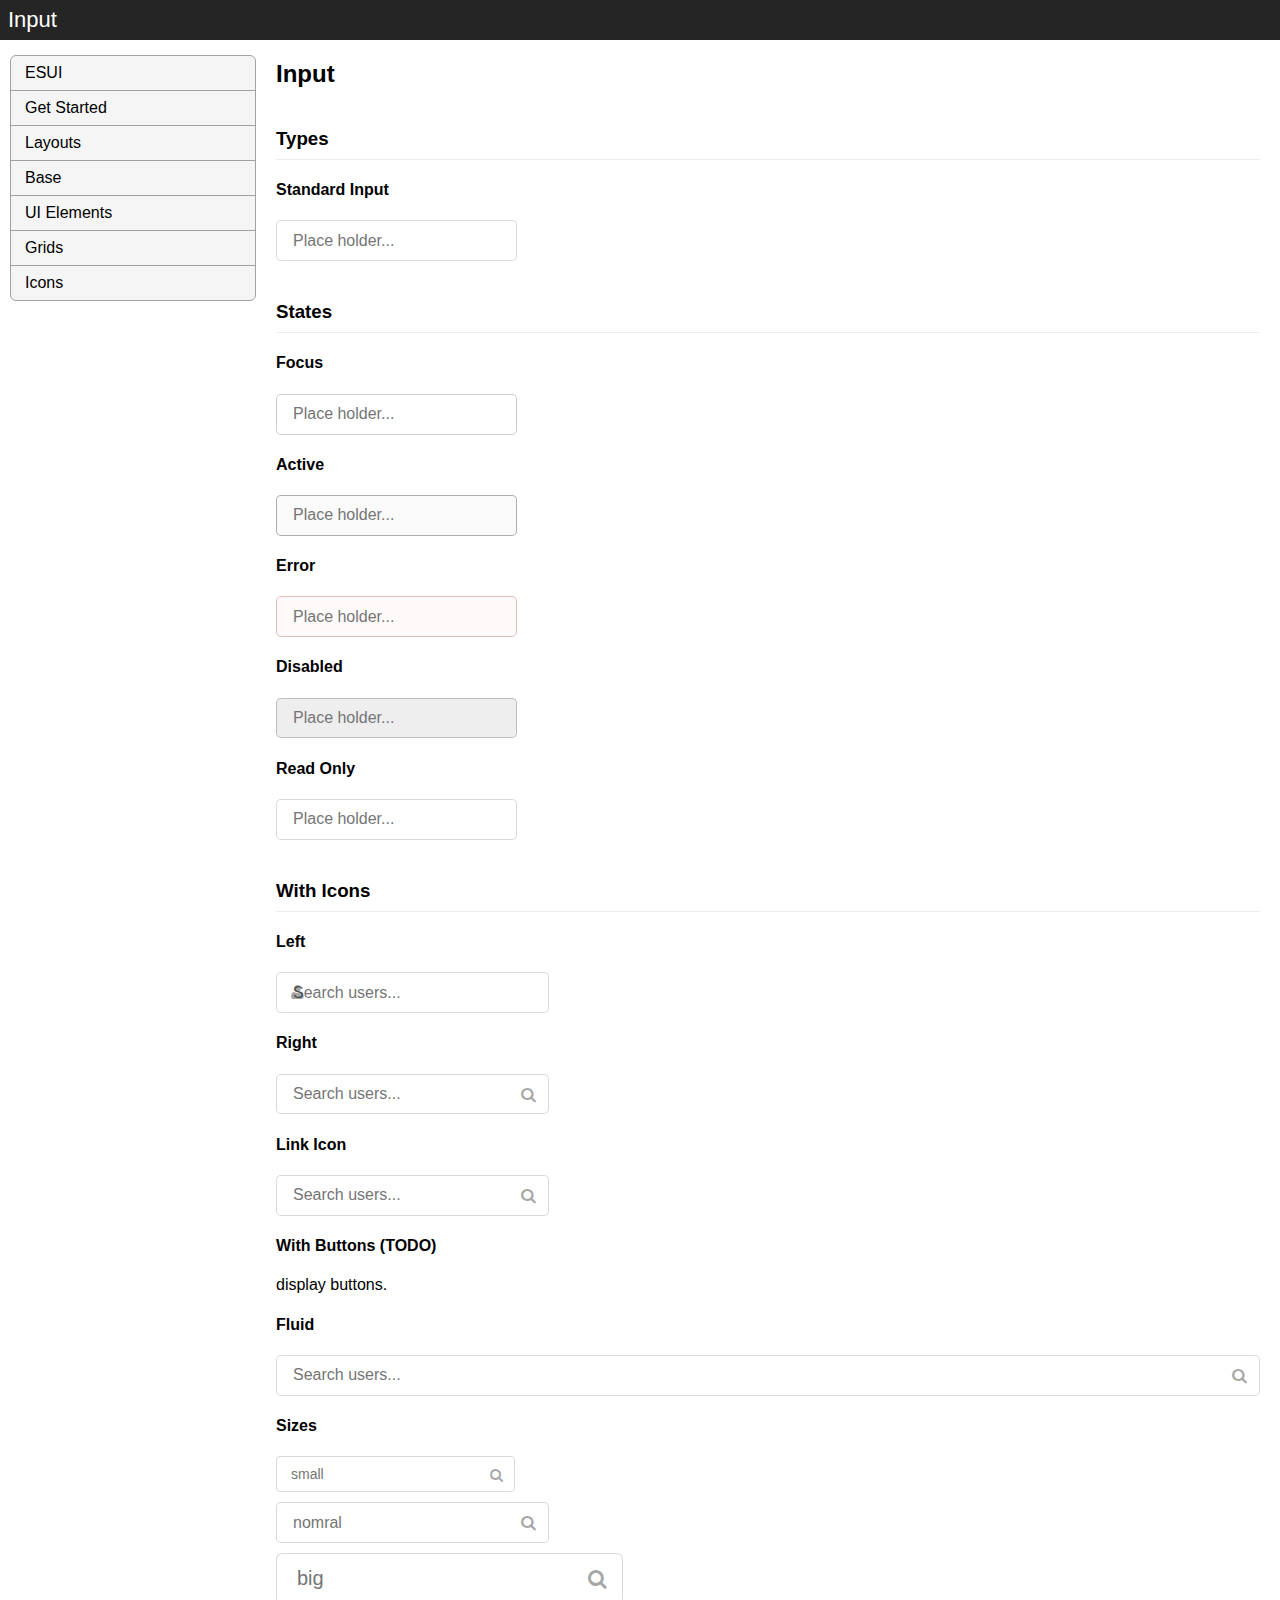
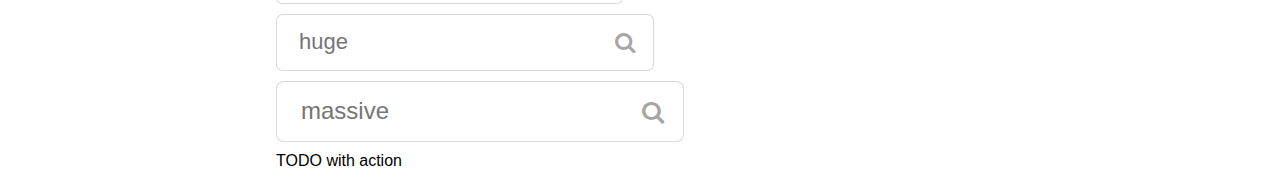
<file: code/input.html>
<!DOCTYPE html>
<html>
    <head>
        <meta charset="UTF-8" />
        <title>UI - ESUI Demo</title>
        <link rel="stylesheet" href="src/css/main.css" />
        <link rel="stylesheet" href="src/icons/css/font-awesome.css" />
        <link rel="stylesheet" href="demo.css" />
    </head>
    <body>
        <h1>Input</h1>
        <div id="layout" class="ui-g">
            <div class="ui-u-1-5">
                <ul id="navigator">
                    <li><a href="Grid.html">ESUI</a></li>
                    <li><a href="Label.html">Get Started</a></li>
                    <li><a href="Link.html">Layouts</a></li>
                    <li><a href="Button.html">Base</a></li>
                    <li><a href="Button.html">UI Elements</a></li>
                    <li><a href="#grids">Grids</a></li>
                    <li><a href="icons.html">Icons</a></li>
                </ul>
            </div>
            <div class="ui-u-4-5">
                <div id="main" class="content p2 no-pt">
                    <h2 id="icons" class="content-subhead">Input</h2>
                    <div>
                        <h3>Types</h3>
                        <div>
                            <h4>Standard Input</h4>
                            <div class="ui-input">
                              <input type="text" placeholder="Place holder..." />
                            </div>
                        </div>
                        <h3>States</h3>
                        <div>
                            <h4>Focus</h4>
                            <div class="ui-input focus">
                              <input type="text" placeholder="Place holder..." />
                            </div>
                            <h4>Active</h4>
                            <div class="ui-input down">
                              <input type="text" placeholder="Place holder..." />
                            </div>
                            <h4>Error</h4>
                            <div class="ui-input error">
                              <input type="text" placeholder="Place holder..." />
                            </div>
                            <h4>Disabled</h4>
                            <div class="ui-input">
                              <input disabled="disabled" type="text" placeholder="Place holder..." />
                            </div>
                            <h4>Read Only</h4>
                            <div class="ui-input">
                              <input readonly="readonly" type="text" placeholder="Place holder..." />
                            </div>
                        </div>
                        <h3>With Icons</h3>
                        <div>
                            <h4>Left</h4>
                            <div class="ui-input left icon">
                                <input type="text" placeholder="Search users...">
                                <i class="fa fa-user icon"></i>
                            </div>
                            <h4>Right</h4>
                            <div class="ui-input right icon">
                                <input type="text" placeholder="Search users...">
                                <i class="fa fa-search icon"></i>
                            </div> 
                            <h4>Link Icon</h4>
                            <div class="ui-input right icon">
                                <input type="text" placeholder="Search users...">
                                <i class="fa fa-search link icon"></i>
                            </div>
                            <h4>With Buttons (TODO)</h4>
                            <div>
                                display buttons.
                            </div>
                            <h4>Fluid</h4>
                           <div class="ui-input fluid right icon">
                                <input type="text" placeholder="Search users...">
                                <i class="fa fa-search link icon"></i>
                            </div>
                            <h4>Sizes</h4>
                            <div>
                                <div class="ui-input right icon small">
                                    <input type="text" placeholder="small">
                                    <i class="fa fa-search link icon"></i>
                                </div>
                            </div>
                            <div class="mt1">
                                <div class="ui-input right icon">
                                    <input type="text" placeholder="nomral">
                                    <i class="fa fa-search link icon"></i>
                                </div>
                            </div>
                            <div class="mt1">
                                <div class="ui-input right icon big">
                                    <input type="text" placeholder="big">
                                    <i class="fa fa-search link icon"></i>
                                </div>
                            </div>
                            <div class="mt1">
                                <div class="ui-input right icon huge">
                                    <input type="text" placeholder="huge">
                                    <i class="fa fa-search link icon"></i>
                                </div>
                            </div>
                            <div class="mt1">
                                <div class="ui-input right icon massive">
                                    <input type="text" placeholder="massive">
                                    <i class="fa fa-search link icon"></i>
                                </div>
                            </div>
                             <div class="mt1">
                                TODO with action
                            </div>
                        </div>
                    </div>
                </div>
            </div>
        </div>
    </body>
</html>
</file>
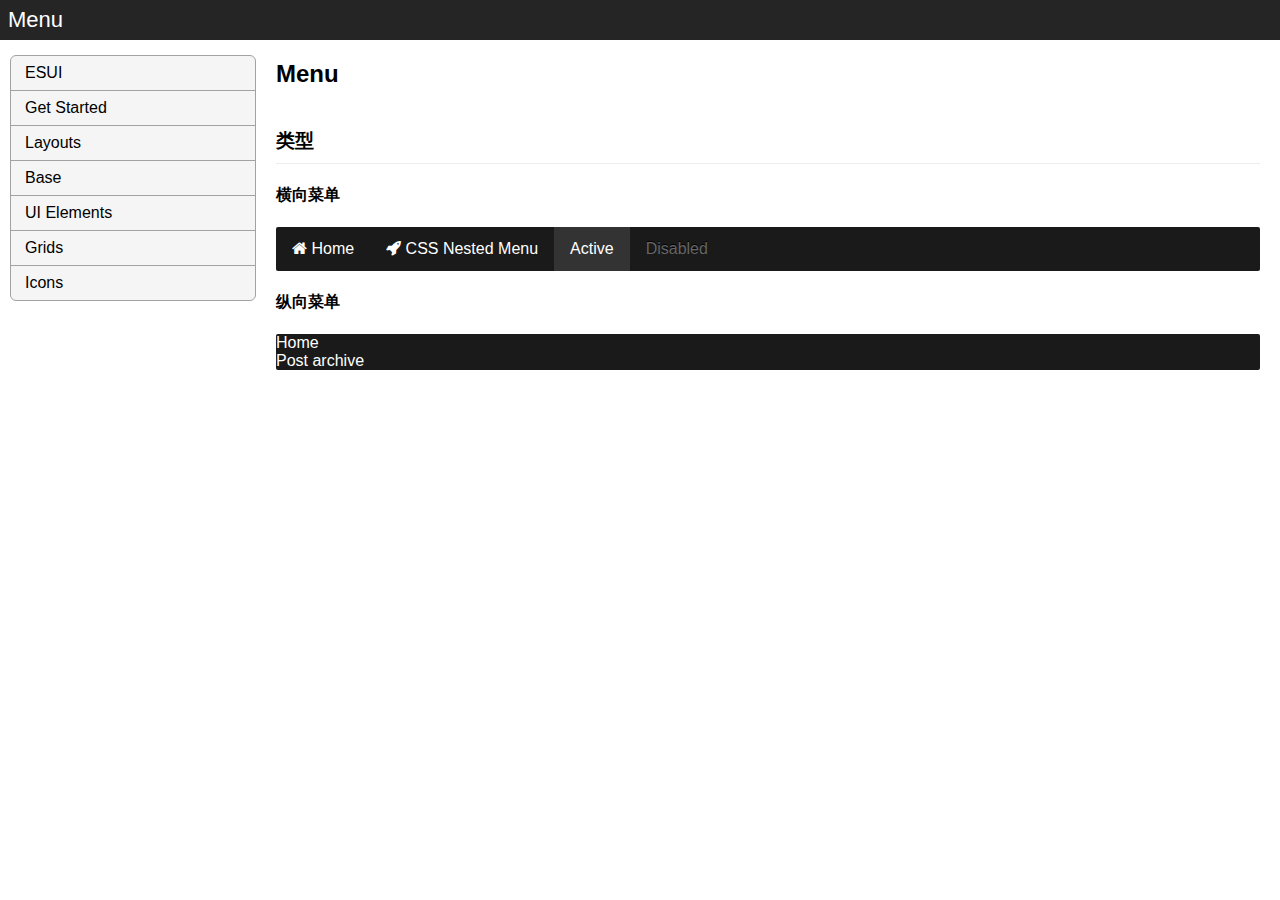
<file: code/menu.html>
<!DOCTYPE html>
<html>
    <head>
        <meta charset="UTF-8" />
        <title>UI - ESUI Demo</title>
        <link rel="stylesheet" href="src/css/main.css" />
        <link rel="stylesheet" href="src/icons/css/font-awesome.css" />
        <link rel="stylesheet" href="demo.css" />
    </head>
    <body>
        <h1>Menu</h1>
        <div id="layout" class="ui-g">
            <div class="ui-u-1-5">
                <ul id="navigator">
                    <li><a href="Grid.html">ESUI</a></li>
                    <li><a href="Label.html">Get Started</a></li>
                    <li><a href="Link.html">Layouts</a></li>
                    <li><a href="Button.html">Base</a></li>
                    <li><a href="Button.html">UI Elements</a></li>
                    <li><a href="#grids">Grids</a></li>
                    <li><a href="icons.html">Icons</a></li>
                </ul>
            </div>
            <div class="ui-u-4-5">
                <div id="main" class="content p2 no-pt">
                    <h2 class="content-subhead">Menu</h2>
                    <div>
                        <h3>类型</h3>
                        <div>
                            <h4>横向菜单</h4>
                            <div class="ui-menu horizontal">
                                <ul>
                                    <li><a href="#"><i class="fa fa-home"></i> Home</a></li>
                                    <li>
                                        <a href="#"><i class="fa fa-rocket"></i> CSS Nested Menu</a>
                                        <ul class="submenu">
                                            <li><a href="#">First</a></li>
                                            <li><a href="#">Second</a></li>
                                            <li><a href="#">Third</a></li>
                                            <li>
                                                <a href="#">Right...</a>
                                                <ul class="submenu flyout right">
                                                    <li><a href="#">First</a></li>
                                                    <li><a href="#">Second</a></li>
                                                    <li><a href="#">Third</a></li>
                                                    <li>
                                                        <a href="#">Right...</a>
                                                    </li>
                                                </ul>
                                            </li>
                                            <li>
                                                <a href="#">Left...</a>
                                                <ul class="submenu flyout left">
                                                    <li><a href="#">First</a></li>
                                                    <li><a href="#">Second</a></li>
                                                    <li><a href="#">Third</a></li>
                                                    <li>
                                                        <a href="#">Right...</a>
                                                    </li>
                                                </ul>
                                            </li>
                                        </ul>
                                    </li>
                                    <li class="active"><a href="#">Active</a></li>
                                    <li class="disabled"><a href="#">Disabled</a></li>
                                </ul>
                            </div>
                            <h4>纵向菜单</h4>
                            <div class="ui-menu vertical">
                                <ul>
                                    <li><a href="#">Home</a></li>
                                    <li><a href="#">Post archive</a></li>
                                </ul>
                            </div>
                        </div>
                    </div>
                </div>
            </div>
        </div>
    </body>
</html>
</file>
<file: code/demo.css>
/* User CSS */
#navigator {
  list-style: none;
  padding: 0;
  margin-left: 10px;
}
#navigator li a {
    text-decoration: none;
    display: block;
    background-color: #f5f5f5;
    color: #000;
    border: 1px solid #a2a2a2;
    margin-top: -1px;
    padding: 8px 14px;
}
#navigator li:first-child a {
    border-radius: 6px 6px 0 0;
}
#navigator li:last-child a {
    border-radius: 0 0 6px 6px;
}
#navigator li a:hover {
    background-color: #a2a2a2;
    color: #fff;
}
#navigator li.cur a{
    background-color: #a2a2a2;
    color: #fff;
}

#page {
    width: 1200px;
    margin: 0 auto 40px;
}

h1 {
    background: #252525;
    color: #fff;
    margin-bottom: 10px;
    font-size: 22px;
    line-height: 40px;
    padding: 0 8px;
    margin: 0;
    font-weight: normal;
    text-rendering: optimizelegibility;
}
h2 {
    font-size: 24px;
}
.view {
    padding: 20px;
    line-height: 1.5;
    background-color: #eee;
    border-radius: 6px;
    position: relative;
}
.viewer {
    margin: -10px 0 20px -10px;
    padding: 0;
    list-style: none;
}
.viewer li {
    display: inline-block;
    *display: inline;
    zoom: 1;
    padding: 4px 12px;
    margin-right: 10px;
    background-color: #f5f5f5;
    border: 1px solid #ddd;
    cursor: default;
}
.viewer li:hover {
    background-color: #a2a2a2;
    color: #fff;
}
.source {
    position: absolute;
    max-height: 480px;
    top: 25px;
    left: 10px;
    right: 10px;
    padding: 10px;
    border: 1px solid #ddd;
    border-radius: 0 6px 6px 6px;
    height: 0;
    overflow: hidden;
    z-index: 1;
    background-color: #f5f5f5;
    font-family: monospace;
    opacity: 0;
}
.source-visible {
    height: auto;
    overflow: auto;
    opacity: 1;
    transition: opacity .2s linear;
}

.fa-hover a {
    color: #666;
    display: block;
    text-decoration: none;
    padding: 10px;
    border-radius: 4px;
}

.fa-hover a:hover {
    background-color: #1d9d74;
    color: #fff;

}
h3 {
    padding-bottom: 9px;
    margin: 40px 0 20px;
    border-bottom: 1px solid #eeeeee;
}

.ui.image {
    width:300px;
    position: relative;
    display: inline-block;
    vertical-align: middle;
    max-width: 100%;
    background-color: rgba(0,0,0,.05);
}

.ui.image img {
    display: block;
    max-width: 100%;
    height: auto;
}
</file>
<file: code/src/css/main.css>
/* =========
   Inputs
   ========= */
/* =========
   Buttons
   ========= */
/*! normalize.css v1.1.3 | MIT License | git.io/normalize */
/* ==========================================================================
   HTML5 display definitions
   ========================================================================== */
/**
 * Correct `block` display not defined in IE 6/7/8/9 and Firefox 3.
 */
article,
aside,
details,
figcaption,
figure,
footer,
header,
hgroup,
main,
nav,
section,
summary {
  display: block;
}
/**
 * Correct `inline-block` display not defined in IE 6/7/8/9 and Firefox 3.
 */
audio,
canvas,
video {
  display: inline-block;
  *display: inline;
  *zoom: 1;
}
/**
 * Prevent modern browsers from displaying `audio` without controls.
 * Remove excess height in iOS 5 devices.
 */
audio:not([controls]) {
  display: none;
  height: 0;
}
/**
 * Address styling not present in IE 7/8/9, Firefox 3, and Safari 4.
 * Known issue: no IE 6 support.
 */
[hidden] {
  display: none;
}
/* ==========================================================================
   Base
   ========================================================================== */
/**
 * 1. Correct text resizing oddly in IE 6/7 when body `font-size` is set using
 *    `em` units.
 * 2. Prevent iOS text size adjust after orientation change, without disabling
 *    user zoom.
 */
html {
  font-size: 100%;
  /* 1 */
  -ms-text-size-adjust: 100%;
  /* 2 */
  -webkit-text-size-adjust: 100%;
  /* 2 */
}
/**
 * Address `font-family` inconsistency between `textarea` and other form
 * elements.
 */
html,
button,
input,
select,
textarea {
  font-family: sans-serif;
}
/**
 * Address margins handled incorrectly in IE 6/7.
 */
body {
  margin: 0;
}
/* ==========================================================================
   Links
   ========================================================================== */
/**
 * Address `outline` inconsistency between Chrome and other browsers.
 */
a:focus {
  outline: thin dotted;
}
/**
 * Improve readability when focused and also mouse hovered in all browsers.
 */
a:active,
a:hover {
  outline: 0;
}
/* ==========================================================================
   Typography
   ========================================================================== */
/**
 * Address font sizes and margins set differently in IE 6/7.
 * Address font sizes within `section` and `article` in Firefox 4+, Safari 5,
 * and Chrome.
 */
h1 {
  font-size: 2em;
  margin: 0.67em 0;
}
h2 {
  font-size: 1.5em;
  margin: 0.83em 0;
}
h3 {
  font-size: 1.17em;
  margin: 1em 0;
}
h4 {
  font-size: 1em;
  margin: 1.33em 0;
}
h5 {
  font-size: 0.83em;
  margin: 1.67em 0;
}
h6 {
  font-size: 0.67em;
  margin: 2.33em 0;
}
/**
 * Address styling not present in IE 7/8/9, Safari 5, and Chrome.
 */
abbr[title] {
  border-bottom: 1px dotted;
}
/**
 * Address style set to `bolder` in Firefox 3+, Safari 4/5, and Chrome.
 */
b,
strong {
  font-weight: bold;
}
blockquote {
  margin: 1em 40px;
}
/**
 * Address styling not present in Safari 5 and Chrome.
 */
dfn {
  font-style: italic;
}
/**
 * Address differences between Firefox and other browsers.
 * Known issue: no IE 6/7 normalization.
 */
hr {
  -moz-box-sizing: content-box;
  box-sizing: content-box;
  height: 0;
}
/**
 * Address styling not present in IE 6/7/8/9.
 */
mark {
  background: #ff0;
  color: #000;
}
/**
 * Address margins set differently in IE 6/7.
 */
p,
pre {
  margin: 1em 0;
}
/**
 * Correct font family set oddly in IE 6, Safari 4/5, and Chrome.
 */
code,
kbd,
pre,
samp {
  font-family: monospace, serif;
  _font-family: 'courier new', monospace;
  font-size: 1em;
}
/**
 * Improve readability of pre-formatted text in all browsers.
 */
pre {
  white-space: pre;
  white-space: pre-wrap;
  word-wrap: break-word;
}
/**
 * Address CSS quotes not supported in IE 6/7.
 */
q {
  quotes: none;
}
/**
 * Address `quotes` property not supported in Safari 4.
 */
q:before,
q:after {
  content: '';
  content: none;
}
/**
 * Address inconsistent and variable font size in all browsers.
 */
small {
  font-size: 80%;
}
/**
 * Prevent `sub` and `sup` affecting `line-height` in all browsers.
 */
sub,
sup {
  font-size: 75%;
  line-height: 0;
  position: relative;
  vertical-align: baseline;
}
sup {
  top: -0.5em;
}
sub {
  bottom: -0.25em;
}
/* ==========================================================================
   Lists
   ========================================================================== */
/**
 * Address margins set differently in IE 6/7.
 */
dl,
menu,
ol,
ul {
  margin: 1em 0;
}
dd {
  margin: 0 0 0 40px;
}
/**
 * Address paddings set differently in IE 6/7.
 */
menu,
ol,
ul {
  padding: 0 0 0 40px;
}
/**
 * Correct list images handled incorrectly in IE 7.
 */
nav ul,
nav ol {
  list-style: none;
  list-style-image: none;
}
/* ==========================================================================
   Embedded content
   ========================================================================== */
/**
 * 1. Remove border when inside `a` element in IE 6/7/8/9 and Firefox 3.
 * 2. Improve image quality when scaled in IE 7.
 */
img {
  border: 0;
  /* 1 */
  -ms-interpolation-mode: bicubic;
  /* 2 */
}
/**
 * Correct overflow displayed oddly in IE 9.
 */
svg:not(:root) {
  overflow: hidden;
}
/* ==========================================================================
   Figures
   ========================================================================== */
/**
 * Address margin not present in IE 6/7/8/9, Safari 5, and Opera 11.
 */
figure {
  margin: 0;
}
/* ==========================================================================
   Forms
   ========================================================================== */
/**
 * Correct margin displayed oddly in IE 6/7.
 */
form {
  margin: 0;
}
/**
 * Define consistent border, margin, and padding.
 */
fieldset {
  border: 1px solid #c0c0c0;
  margin: 0 2px;
  padding: 0.35em 0.625em 0.75em;
}
/**
 * 1. Correct color not being inherited in IE 6/7/8/9.
 * 2. Correct text not wrapping in Firefox 3.
 * 3. Correct alignment displayed oddly in IE 6/7.
 */
legend {
  border: 0;
  /* 1 */
  padding: 0;
  white-space: normal;
  /* 2 */
  *margin-left: -7px;
  /* 3 */
}
/**
 * 1. Correct font size not being inherited in all browsers.
 * 2. Address margins set differently in IE 6/7, Firefox 3+, Safari 5,
 *    and Chrome.
 * 3. Improve appearance and consistency in all browsers.
 */
button,
input,
select,
textarea {
  font-size: 100%;
  /* 1 */
  margin: 0;
  /* 2 */
  vertical-align: baseline;
  /* 3 */
  *vertical-align: middle;
  /* 3 */
}
/**
 * Address Firefox 3+ setting `line-height` on `input` using `!important` in
 * the UA stylesheet.
 */
button,
input {
  line-height: normal;
}
/**
 * Address inconsistent `text-transform` inheritance for `button` and `select`.
 * All other form control elements do not inherit `text-transform` values.
 * Correct `button` style inheritance in Chrome, Safari 5+, and IE 6+.
 * Correct `select` style inheritance in Firefox 4+ and Opera.
 */
button,
select {
  text-transform: none;
}
/**
 * 1. Avoid the WebKit bug in Android 4.0.* where (2) destroys native `audio`
 *    and `video` controls.
 * 2. Correct inability to style clickable `input` types in iOS.
 * 3. Improve usability and consistency of cursor style between image-type
 *    `input` and others.
 * 4. Remove inner spacing in IE 7 without affecting normal text inputs.
 *    Known issue: inner spacing remains in IE 6.
 */
button,
html input[type="button"],
input[type="reset"],
input[type="submit"] {
  -webkit-appearance: button;
  /* 2 */
  cursor: pointer;
  /* 3 */
  *overflow: visible;
  /* 4 */
}
/**
 * Re-set default cursor for disabled elements.
 */
button[disabled],
html input[disabled] {
  cursor: default;
}
/**
 * 1. Address box sizing set to content-box in IE 8/9.
 * 2. Remove excess padding in IE 8/9.
 * 3. Remove excess padding in IE 7.
 *    Known issue: excess padding remains in IE 6.
 */
input[type="checkbox"],
input[type="radio"] {
  box-sizing: border-box;
  /* 1 */
  padding: 0;
  /* 2 */
  *height: 13px;
  /* 3 */
  *width: 13px;
  /* 3 */
}
/**
 * 1. Address `appearance` set to `searchfield` in Safari 5 and Chrome.
 * 2. Address `box-sizing` set to `border-box` in Safari 5 and Chrome
 *    (include `-moz` to future-proof).
 */
input[type="search"] {
  -webkit-appearance: textfield;
  /* 1 */
  -moz-box-sizing: content-box;
  -webkit-box-sizing: content-box;
  /* 2 */
  box-sizing: content-box;
}
/**
 * Remove inner padding and search cancel button in Safari 5 and Chrome
 * on OS X.
 */
input[type="search"]::-webkit-search-cancel-button,
input[type="search"]::-webkit-search-decoration {
  -webkit-appearance: none;
}
/**
 * Remove inner padding and border in Firefox 3+.
 */
button::-moz-focus-inner,
input::-moz-focus-inner {
  border: 0;
  padding: 0;
}
/**
 * 1. Remove default vertical scrollbar in IE 6/7/8/9.
 * 2. Improve readability and alignment in all browsers.
 */
textarea {
  overflow: auto;
  /* 1 */
  vertical-align: top;
  /* 2 */
}
/* ==========================================================================
   Tables
   ========================================================================== */
/**
 * Remove most spacing between table cells.
 */
table {
  border-collapse: collapse;
  border-spacing: 0;
}
/*csslint important:false*/
/* ==========================================================================
   Base Extras
   ========================================================================== */
/**
 * Extra rules that Pure adds on top of Normalize.css
 */
/**
 * Always hide an element when it has the `hidden` HTML attribute.
 */
[hidden] {
  display: none !important;
}
/**
 * Add this class to an image to make it fit within it's fluid parent wrapper while maintaining
 * aspect ratio.
 */
ui-img {
  max-width: 100%;
  height: auto;
  display: block;
}
/**
 * Override normalize with variable values.
 */
html {
  font-family: Arial, Helvetica, sans-serif;
  background: #ffffff;
}
button[disabled],
html input[disabled],
ui-disabled {
  cursor: not-allowed;
  opacity: 1;
}
.clearfix:before,
.clearfix:after {
  content: " ";
  display: table;
}
.clearfix:after {
  clear: both;
}
.p1 {
  padding: 10px;
}
.pl1 {
  padding-left: 10px;
}
.pb1 {
  padding-bottom: 10px;
}
.pr1 {
  padding-right: 10px;
}
.pt1 {
  padding-top: 10px;
}
.p2 {
  padding: 20px;
}
.pl2 {
  padding-left: 20px;
}
.pb2 {
  padding-bottom: 20px;
}
.pr2 {
  padding-right: 20px;
}
.pt2 {
  padding-top: 20px;
}
.p3 {
  padding: 30px;
}
.pl3 {
  padding-left: 30px;
}
.pb3 {
  padding-bottom: 30px;
}
.pr3 {
  padding-right: 30px;
}
.pt3 {
  padding-top: 30px;
}
.p4 {
  padding: 40px;
}
.pl4 {
  padding-left: 40px;
}
.pb4 {
  padding-bottom: 40px;
}
.pr4 {
  padding-right: 40px;
}
.pt4 {
  padding-top: 40px;
}
.no-pl {
  padding-left: 0 !important;
}
.no-pb {
  padding-bottom: 0 !important;
}
.no-pr {
  padding-right: 0 !important;
}
.no-pt {
  padding-top: 0 !important;
}
.m1 {
  margin: 10px;
}
.ml1 {
  margin-left: 10px;
}
.mb1 {
  margin-bottom: 10px;
}
.mr1 {
  margin-right: 10px;
}
.mt1 {
  margin-top: 10px;
}
.m2 {
  margin: 20px;
}
.ml2 {
  margin-left: 20px;
}
.mb2 {
  margin-bottom: 20px;
}
.mr2 {
  margin-right: 20px;
}
.mt2 {
  margin-top: 20px;
}
.m3 {
  margin: 30px;
}
.ml3 {
  margin-left: 30px;
}
.mb3 {
  margin-bottom: 30px;
}
.mr3 {
  margin-right: 30px;
}
.mt3 {
  margin-top: 30px;
}
.no-ml {
  margin-left: 0 !important;
}
.no-mb {
  margin-bottom: 0 !important;
}
.no-mr {
  margin-right: 0 !important;
}
.no-mt {
  margin-top: 0 !important;
}
.align-left {
  text-align: left;
}
.align-center {
  text-align: center;
}
.align-right {
  text-align: right;
}
.center-block {
  display: block;
  margin-left: auto;
  margin-right: auto;
}
.pull-left {
  float: left;
}
.pull-right {
  float: right;
}
/*
 * # Semantic - Input
 * http://github.com/jlukic/semantic-ui/
 *
 *
 * Copyright 2013 Contributors
 * Released under the MIT license
 * http://opensource.org/licenses/MIT
 *
 */
/*******************************
           Standard
*******************************/
/*--------------------
        Inputs
---------------------*/
.ui-input {
  display: inline-block;
  position: relative;
  color: rgba(0, 0, 0, 0.7);
}
.ui-input input {
  width: 100%;
  font-family: Arial, Helvetica, sans-serif;
  margin: 0em;
  padding: 0.65em 1em;
  font-size: 1em;
  background-color: #ffffff;
  border: 1px solid rgba(0, 0, 0, 0.15);
  outline: none;
  color: rgba(0, 0, 0, 0.7);
  border-radius: 0.3125em;
  -webkit-transition: background-color 0.3s ease-out, -webkit-box-shadow 0.2s ease, border-color 0.2s ease;
  -moz-transition: background-color 0.3s ease-out, box-shadow 0.2s ease, border-color 0.2s ease;
  transition: background-color 0.3s ease-out, box-shadow 0.2s ease, border-color 0.2s ease;
  -webkit-tap-highlight-color: rgba(255, 255, 255, 0);
  -webkit-box-sizing: border-box;
  -moz-box-sizing: border-box;
  -ms-box-sizing: border-box;
  box-sizing: border-box;
}
/*--------------------
      Placeholder
---------------------*/
/* browsers require these rules separate */
.ui-input::-webkit-input-placeholder {
  color: #bbbbbb;
}
.ui-input::-moz-placeholder {
  color: #bbbbbb;
}
/*******************************
            States
*******************************/
/*--------------------
        Active
---------------------*/
.ui-input input:active,
.ui-input.down input {
  border-color: rgba(0, 0, 0, 0.3);
  background-color: #fafafa;
}
/*--------------------
        Loading
---------------------*/
.ui.loading.input > .icon {
  background: url(../images/loader-mini.gif) no-repeat 50% 50%;
}
.ui.loading.input > .icon:before,
.ui.loading.input > .icon:after {
  display: none;
}
/*--------------------
        Focus
---------------------*/
.ui-input.focus input,
.ui-input input:focus {
  border-color: rgba(0, 0, 0, 0.2);
  color: rgba(0, 0, 0, 0.85);
}
/*--------------------
        Error
---------------------*/
.ui-input.error input {
  background-color: #fffafa;
  border-color: #e7bebe;
  color: #d95c5c;
}
/* Error Placeholder */
.ui-input.error input ::-webkit-input-placeholder {
  color: #ff0000;
}
.ui-input.error input ::-moz-placeholder {
  color: #ff0000;
}
.ui-input.error input :focus::-webkit-input-placeholder {
  color: #ff0000;
}
.ui-input.error input :focus::-moz-placeholder {
  color: #ff0000;
}
/*--------------------
        Disabled
---------------------*/
.ui-input.disabled input,
.ui-input input[disabled] {
  background-color: #eeeeee;
  border-color: rgba(0, 0, 0, 0.2);
}
/*******************************
           Variations
*******************************/
/*--------------------
      Transparent
---------------------*/
.ui.transparent.input input {
  border: none;
  background-color: transparent;
}
/*--------------------
         Icon
---------------------*/
.ui-input.icon > .icon {
  cursor: default;
  position: absolute;
  opacity: 0.5;
  top: 0px;
  right: 0px;
  margin: 0em;
  width: 2.6em;
  height: 100%;
  padding-top: 0.82em;
  text-align: center;
  border-radius: 0em 0.3125em 0.3125em 0em;
  -webkit-box-sizing: border-box;
  -moz-box-sizing: border-box;
  -ms-box-sizing: border-box;
  box-sizing: border-box;
  -webkit-transition: opacity 0.3s ease-out;
  -moz-transition: opacity 0.3s ease-out;
  transition: opacity 0.3s ease-out;
}
.ui-input.icon > .link.icon {
  cursor: pointer;
}
.ui-input.icon input {
  padding-right: 3em !important;
}
.ui-input.icon > .circular.icon {
  top: 0.35em;
  right: 0.5em;
}
/* Left Side */
.ui-input.icon.left > .icon {
  right: auto;
  left: 1px;
  border-radius: 0.3125em 0em 0em 0.3125em;
}
.ui.left.icon.input > .circular.icon {
  right: auto;
  left: 0.5em;
}
.ui.left.icon.input > input {
  padding-left: 3em !important;
  padding-right: 1.2em !important;
}
/* Focus */
.ui.icon.input > input:focus ~ .icon {
  opacity: 1;
}
/*--------------------
        Labeled
---------------------*/
.ui.labeled.input .corner.label {
  font-size: 0.7em;
  border-radius: 0 0.3125em;
}
.ui.labeled.input .left.corner.label {
  border-radius: 0.3125em 0;
}
.ui.labeled.input input {
  padding-right: 2.5em !important;
}
/* Spacing with corner label */
.ui.labeled.icon.input:not(.left) > input {
  padding-right: 3.25em !important;
}
.ui.labeled.icon.input:not(.left) > .icon {
  margin-right: 1.25em;
}
/*--------------------
        Action
---------------------*/
.ui.action.input {
  display: table;
}
.ui.action.input > input {
  display: table-cell;
  border-top-right-radius: 0px !important;
  border-bottom-right-radius: 0px !important;
  border-right: none;
}
.ui.action.input > .button,
.ui.action.input > .buttons {
  display: table-cell;
  border-top-left-radius: 0px;
  border-bottom-left-radius: 0px;
  white-space: nowrap;
}
.ui.action.input > .button > .icon,
.ui.action.input > .buttons > .button > .icon {
  display: inline;
  vertical-align: top;
}
.ui.fluid.action.input {
  display: table;
  width: 100%;
}
.ui.fluid.action.input > .button {
  width: 0.01%;
}
/*--------------------
        Fluid
---------------------*/
.ui-input.fluid {
  display: block;
}
/*--------------------
        Size
---------------------*/
.ui-input.mini {
  font-size: 0.8125em;
}
.ui-input.small {
  font-size: 0.875em;
}
.ui-input {
  font-size: 1em;
}
.ui-input.large {
  font-size: 1.125em;
}
.ui-input.big {
  font-size: 1.25em;
}
.ui-input.huge {
  font-size: 1.375em;
}
.ui-input.massive {
  font-size: 1.5em;
}
/*!
Pure v0.5.0
Copyright 2014 Yahoo! Inc. All rights reserved.
Licensed under the BSD License.
https://github.com/yui/pure/blob/master/LICENSE.md
*/
/*csslint regex-selectors:false, known-properties:false, duplicate-properties:false*/
.ui-g {
  letter-spacing: -0.31em;
  /* Webkit: collapse white-space between units */
  *letter-spacing: normal;
  /* reset IE < 8 */
  *word-spacing: -0.43em;
  /* IE < 8: collapse white-space between units */
  text-rendering: optimizespeed;
  /* Webkit: fixes text-rendering: optimizeLegibility */
  /*
    Sets the font stack to fonts known to work properly with the above letter
    and word spacings. See: https://github.com/yui/pure/issues/41/

    The following font stack makes Pure Grids work on all known environments.

    * FreeSans: Ships with many Linux distros, including Ubuntu

    * Arimo: Ships with Chrome OS. Arimo has to be defined before Helvetica and
      Arial to get picked up by the browser, even though neither is available
      in Chrome OS.

    * Droid Sans: Ships with all versions of Android.

    * Helvetica, Arial, sans-serif: Common font stack on OS X and Windows.
    */
  font-family: FreeSans, Arimo, "Droid Sans", Helvetica, Arial, sans-serif;
  /*
    Use flexbox when possible to avoid `letter-spacing` side-effects.

    NOTE: Firefox (as of 25) does not currently support flex-wrap, so the
    `-moz-` prefix version is omitted.
    */
  display: -webkit-flex;
  -webkit-flex-flow: row wrap;
  /* IE10 uses display: flexbox */
  display: -ms-flexbox;
  -ms-flex-flow: row wrap;
}
/* Opera as of 12 on Windows needs word-spacing.
   The ".opera-only" selector is used to prevent actual prefocus styling
   and is not required in markup.
*/
.opera-only :-o-prefocus,
.ui-g {
  word-spacing: -0.43em;
}
.ui-u {
  display: inline-block;
  *display: inline;
  /* IE < 8: fake inline-block */
  zoom: 1;
  letter-spacing: normal;
  word-spacing: normal;
  vertical-align: top;
  text-rendering: auto;
}
/*
Resets the font family back to the OS/browser's default sans-serif font,
this the same font stack that Normalize.css sets for the `body`.
*/
.ui-g [class*="ui-u"] {
  font-family: Arial, Helvetica, sans-serif;
}
.ui-u-1,
.ui-u-1-1,
.ui-u-1-2,
.ui-u-1-3,
.ui-u-2-3,
.ui-u-1-4,
.ui-u-3-4,
.ui-u-1-5,
.ui-u-2-5,
.ui-u-3-5,
.ui-u-4-5,
.ui-u-5-5,
.ui-u-1-6,
.ui-u-5-6,
.ui-u-1-8,
.ui-u-3-8,
.ui-u-5-8,
.ui-u-7-8,
.ui-u-1-12,
.ui-u-5-12,
.ui-u-7-12,
.ui-u-11-12,
.ui-u-1-24,
.ui-u-2-24,
.ui-u-3-24,
.ui-u-4-24,
.ui-u-5-24,
.ui-u-6-24,
.ui-u-7-24,
.ui-u-8-24,
.ui-u-9-24,
.ui-u-10-24,
.ui-u-11-24,
.ui-u-12-24,
.ui-u-13-24,
.ui-u-14-24,
.ui-u-15-24,
.ui-u-16-24,
.ui-u-17-24,
.ui-u-18-24,
.ui-u-19-24,
.ui-u-20-24,
.ui-u-21-24,
.ui-u-22-24,
.ui-u-23-24,
.ui-u-24-24 {
  display: inline-block;
  *display: inline;
  zoom: 1;
  letter-spacing: normal;
  word-spacing: normal;
  vertical-align: top;
  text-rendering: auto;
}
.ui-u-1-24 {
  width: 4.1667%;
  *width: 4.1357%;
}
.ui-u-1-12,
.ui-u-2-24 {
  width: 8.3333%;
  *width: 8.3023%;
}
.ui-u-1-8,
.ui-u-3-24 {
  width: 12.5000%;
  *width: 12.4690%;
}
.ui-u-1-6,
.ui-u-4-24 {
  width: 16.6667%;
  *width: 16.6357%;
}
.ui-u-1-5 {
  width: 20%;
  *width: 19.9690%;
}
.ui-u-5-24 {
  width: 20.8333%;
  *width: 20.8023%;
}
.ui-u-1-4,
.ui-u-6-24 {
  width: 25%;
  *width: 24.9690%;
}
.ui-u-7-24 {
  width: 29.1667%;
  *width: 29.1357%;
}
.ui-u-1-3,
.ui-u-8-24 {
  width: 33.3333%;
  *width: 33.3023%;
}
.ui-u-3-8,
.ui-u-9-24 {
  width: 37.5000%;
  *width: 37.4690%;
}
.ui-u-2-5 {
  width: 40%;
  *width: 39.9690%;
}
.ui-u-5-12,
.ui-u-10-24 {
  width: 41.6667%;
  *width: 41.6357%;
}
.ui-u-11-24 {
  width: 45.8333%;
  *width: 45.8023%;
}
.ui-u-1-2,
.ui-u-12-24 {
  width: 50%;
  *width: 49.9690%;
}
.ui-u-13-24 {
  width: 54.1667%;
  *width: 54.1357%;
}
.ui-u-7-12,
.ui-u-14-24 {
  width: 58.3333%;
  *width: 58.3023%;
}
.ui-u-3-5 {
  width: 60%;
  *width: 59.9690%;
}
.ui-u-5-8,
.ui-u-15-24 {
  width: 62.5000%;
  *width: 62.4690%;
}
.ui-u-2-3,
.ui-u-16-24 {
  width: 66.6667%;
  *width: 66.6357%;
}
.ui-u-17-24 {
  width: 70.8333%;
  *width: 70.8023%;
}
.ui-u-3-4,
.ui-u-18-24 {
  width: 75%;
  *width: 74.9690%;
}
.ui-u-19-24 {
  width: 79.1667%;
  *width: 79.1357%;
}
.ui-u-4-5 {
  width: 80%;
  *width: 79.9690%;
}
.ui-u-5-6,
.ui-u-20-24 {
  width: 83.3333%;
  *width: 83.3023%;
}
.ui-u-7-8,
.ui-u-21-24 {
  width: 87.5000%;
  *width: 87.4690%;
}
.ui-u-11-12,
.ui-u-22-24 {
  width: 91.6667%;
  *width: 91.6357%;
}
.ui-u-23-24 {
  width: 95.8333%;
  *width: 95.8023%;
}
.ui-u-1,
.ui-u-1-1,
.ui-u-5-5,
.ui-u-24-24 {
  width: 100%;
}
/*!
@{ui-class-prefix} v0.5.0
Copyright 2014 Yahoo! Inc. All rights reserved.
Licensed under the BSD License.
https://github.com/yui/@{ui-class-prefix}/blob/master/LICENSE.md
*/
.ui-button {
  /* Structure */
  display: inline-block;
  *display: inline;
  /*IE 6/7*/
  zoom: 1;
  line-height: normal;
  white-space: nowrap;
  vertical-align: baseline;
  text-align: center;
  cursor: pointer;
  -webkit-user-drag: none;
  -webkit-user-select: none;
  -moz-user-select: none;
  -ms-user-select: none;
  user-select: none;
}
/* Firefox: Get rid of the inner focus border */
.ui-button::-moz-focus-inner {
  padding: 0;
  border: 0;
}
/*csslint outline-none:false*/
.ui-button {
  font-family: inherit;
  font-size: 100%;
  *font-size: 90%;
  /*IE 6/7 - To reduce IE's oversized button text*/
  *overflow: visible;
  /*IE 6/7 - Because of IE's overly large left/right padding on buttons */
  padding: 0.5em 1em;
  color: #444444;
  /* rgba not supported (IE 8) */
  color: #ffffff;
  /* rgba supported */
  *color: #444444;
  /* IE 6 & 7 */
  border: 1px solid #999;
  /*IE 6/7/8*/
  border: none rgba(0, 0, 0, 0);
  /*IE9 + everything else*/
  background-color: #bdc3c7;
  text-decoration: none;
  border-radius: 2px;
}
.ui-button.fluid {
  display: block;
  width: 100%;
}
.ui-button.icon {
  padding: 0.5em;
}
.ui-button.hover,
.ui-button:hover,
.ui-button:focus {
  filter: progid:DXImageTransform.Microsoft.gradient(startColorstr='#00000000', endColorstr='#1a000000', GradientType=0) !important;
  background-image: -webkit-gradient(linear, 0 0, 0 100%, from(transparent), color-stop(40%, rgba(0, 0, 0, 0.05)), to(rgba(0, 0, 0, 0.1))) !important;
  background-image: -webkit-linear-gradient(transparent, rgba(0, 0, 0, 0.05) 40%, rgba(0, 0, 0, 0.1)) !important;
  background-image: -moz-linear-gradient(top, rgba(0, 0, 0, 0.05) 0%, rgba(0, 0, 0, 0.1)) !important;
  background-image: -o-linear-gradient(transparent, rgba(0, 0, 0, 0.05) 40%, rgba(0, 0, 0, 0.1)) !important;
  background-image: linear-gradient(transparent, rgba(0, 0, 0, 0.05) 40%, rgba(0, 0, 0, 0.1)) !important;
}
.ui-button:focus {
  outline: 0;
}
.ui-button.active,
.ui-button:active {
  box-shadow: 0 0 0 1px rgba(0, 0, 0, 0.15) inset, 0 0 6px rgba(0, 0, 0, 0.2) inset;
}
.ui-button[disabled],
.ui-button.disabled,
.ui-button-disabled:hover,
.ui-button-disabled:focus,
.ui-button-disabled:active {
  border: none;
  background-image: none;
  filter: progid:DXImageTransform.Microsoft.gradient(enabled=false);
  filter: alpha(opacity=40);
  -khtml-opacity: 0.40;
  -moz-opacity: 0.40;
  opacity: 0.40;
  cursor: not-allowed;
  box-shadow: none;
}
/* Firefox: Get rid of the inner focus border */
.ui-button::-moz-focus-inner {
  padding: 0;
  border: 0;
}
.ui-button.primary,
.ui-button.selected,
a.ui-button.primary,
a.ui-button.selected {
  background-color: #0078e7;
  color: #fff;
}
.ui-button.success,
.ui-button.error,
.ui-button.warning,
.ui-button.secondary {
  color: white;
  border-radius: 4px;
  text-shadow: 0 1px 1px rgba(0, 0, 0, 0.2);
}
.ui-button.success {
  background: #1cb841;
  /* this is a green */
}
.ui-button.error {
  background: #ca3c3c;
  /* this is a maroon */
}
.ui-button.warning {
  background: #df7514;
  /* this is an orange */
}
.ui-button.secondary {
  background: #42b8dd;
  /* this is a light blue */
}
/*--------------------
        Size
---------------------*/
.ui-button.mini {
  font-size: 0.8125em;
}
.ui-button.small {
  font-size: 0.875em;
}
.ui-button.large {
  font-size: 1.125em;
}
.ui-button.big {
  font-size: 1.25em;
}
.ui-button.huge {
  font-size: 1.375em;
}
.ui-button.massive {
  font-size: 1.5em;
}
.ui-button-group .ui-button {
  float: left;
}
.ui-button-group > .ui-button:not(:first-child):not(:last-child) {
  border-radius: 0;
}
.ui-button-group > .ui-button:first-child:not(:last-child) {
  border-bottom-right-radius: 0;
  border-top-right-radius: 0;
}
.ui-button-group > .ui-button:last-child:not(:first-child) {
  border-bottom-left-radius: 0;
  border-top-left-radius: 0;
}
.ui-menu {
  overflow: visible;
  position: relative;
  background: #1a1a1a;
  border-radius: 2px;
}
.ui-menu ul {
  list-style-type: none;
  padding: 0;
  margin: 0;
}
.ui-menu li {
  position: relative;
  margin: 0;
}
.ui-menu li ul.submenu {
  display: none;
  position: absolute;
  z-index: 10;
  background: #ffffff;
  border: 1px solid rgba(0, 0, 0, 0.1);
}
.ui-menu li ul.submenu li {
  font-size: .875em;
}
.ui-menu li ul.submenu li a {
  padding: 0.5em 1em;
  display: block;
  float: none;
  color: #555555;
}
.ui-menu li ul.submenu li a:hover {
  background: rgba(0, 0, 0, 0.05);
}
.ui-menu li a {
  color: white;
  text-decoration: none;
}
.ui-menu li a:hover {
  background: #404040;
}
.ui-menu li:hover > ul.submenu {
  display: block;
}
.ui-menu li.disabled a {
  color: #666666;
  text-shadow: #000000 0 -1px 0;
}
.ui-menu li.disabled a:hover {
  background: none;
}
.ui-menu li.active {
  background: #333333;
}
.ui-menu.horizontal:before,
.ui-menu.horizontal:after {
  content: " ";
  display: table;
}
.ui-menu.horizontal:after {
  clear: both;
}
.ui-menu.horizontal li {
  float: left;
}
.ui-menu.horizontal li a {
  padding: 0.5em 1em;
  display: block;
  line-height: 1.7;
}
.ui-menu.horizontal li ul.submenu {
  min-width: 100%;
  left: 0;
  z-index: 1000;
  top: auto;
  left: auto;
}
.ui-menu.horizontal li ul.submenu li {
  float: none;
}
.ui-menu.horizontal li ul.submenu li .flyout {
  position: absolute;
  top: 0;
}
.ui-menu.horizontal li ul.submenu li .flyout.left {
  right: 100%;
}
.ui-menu.horizontal li ul.submenu li .flyout.right {
  left: 100%;
}
.ui-menu.horizontal > ul li:first-child,
.ui-menu.horizontal > ul li:first-child a {
  border-bottom-left-radius: 2px;
  border-top-left-radius: 2px;
}
.ui-menu.horizontal > ul li:last-child,
.ui-menu.horizontal > ul li:last-child a {
  border-bottom-right-radius: 2px;
  border-top-right-radius: 2px;
}
/*
 * # Semantic - Label
 * http://github.com/jlukic/semantic-ui/
 *
 *
 * Copyright 2013 Contributors
 * Released under the MIT license
 * http://opensource.org/licenses/MIT
 *
 */
/*******************************
            Label
*******************************/
.ui.label {
  display: inline-block;
  vertical-align: middle;
  margin: -0.25em 0.25em 0em;
  background-color: #E8E8E8;
  border-color: #E8E8E8;
  padding: 0.5em 0.8em;
  color: rgba(0, 0, 0, 0.65);
  text-transform: uppercase;
  font-weight: normal;
  -webkit-border-radius: 0.325em;
  -moz-border-radius: 0.325em;
  border-radius: 0.325em;
  -webkit-box-sizing: border-box;
  -moz-box-sizing: border-box;
  -ms-box-sizing: border-box;
  box-sizing: border-box;
  -webkit-transition: background 0.1s linear
  ;
  -moz-transition: background 0.1s linear
  ;
  -o-transition: background 0.1s linear
  ;
  -ms-transition: background 0.1s linear
  ;
  transition: background 0.1s linear
  ;
}
.ui.label:first-child {
  margin-left: 0em;
}
.ui.label:last-child {
  margin-right: 0em;
}
/* Link */
a.ui.label {
  cursor: pointer;
}
/* Inside Link */
.ui.label a {
  cursor: pointer;
  color: inherit;
  opacity: 0.8;
  transition: 0.2s opacity ease;
}
.ui.label a:hover {
  opacity: 1;
}
/* Detail */
.ui.label .detail {
  display: inline-block;
  margin-left: 0.5em;
  font-weight: bold;
  opacity: 0.8;
}
/* Icon */
.ui.label .icon {
  width: auto;
}
/* Removable label */
.ui.label .delete.icon {
  cursor: pointer;
  margin: 0em 0em 0em 0.5em;
  opacity: 0.7;
  -webkit-transition: background 0.1s linear
  ;
  -moz-transition: background 0.1s linear
  ;
  -o-transition: background 0.1s linear
  ;
  -ms-transition: background 0.1s linear
  ;
  transition: background 0.1s linear
  ;
}
.ui.label .delete.icon:hover {
  opacity: 0.99;
}
/*-------------------
       Coupling
--------------------*/
/* Padding on next content after a label */
.ui.segment > .attached.label:first-child + * {
  margin-top: 2.5em;
}
.ui.segment > .bottom.attached.label:first-child ~ :last-child {
  margin-top: 0em;
  margin-bottom: 2.5em;
}
/*******************************
             Types
*******************************/
.ui.image.label {
  width: auto !important;
  margin-top: 0em;
  margin-bottom: 0em;
  padding-top: 0.4em;
  padding-bottom: 0.4em;
  line-height: 1.5em;
  vertical-align: baseline;
  text-transform: none;
  -webkit-box-shadow: 0px 0px 0px 1px rgba(0, 0, 0, 0.1) inset;
  -moz-box-shadow: 0px 0px 0px 1px rgba(0, 0, 0, 0.1) inset;
  box-shadow: 0px 0px 0px 1px rgba(0, 0, 0, 0.1) inset;
}
.ui.image.label img {
  display: inline-block;
  height: 2.25em;
  margin: -0.4em 0.8em -0.4em -0.8em;
  vertical-align: top;
  -moz-border-radius: 0.325em 0em 0em 0.325em;
  -webkit-border-radius: 0.325em 0em 0em 0.325em;
  border-radius: 0.325em 0em 0em 0.325em;
}
/*******************************
             States
*******************************/
/*-------------------
      Disabled
--------------------*/
.ui.label.disabled {
  opacity: 0.5;
}
/*-------------------
        Hover
--------------------*/
a.ui.labels .label:hover,
a.ui.label:hover {
  background-color: #E0E0E0;
  border-color: #E0E0E0;
  color: rgba(0, 0, 0, 0.7);
}
.ui.labels a.label:hover:before,
a.ui.label:hover:before {
  background-color: #E0E0E0;
  color: rgba(0, 0, 0, 0.7);
}
/*-------------------
      Visible
--------------------*/
.ui.labels.visible .label,
.ui.label.visible {
  display: inline-block !important;
}
/*-------------------
      Hidden
--------------------*/
.ui.labels.hidden .label,
.ui.label.hidden {
  display: none !important;
}
/*******************************
           Variations
*******************************/
/*-------------------
         Tag
--------------------*/
.ui.tag.labels .label,
.ui.tag.label {
  margin-left: 1em;
  position: relative;
  padding: 0.33em 1.3em 0.33em 1.4em;
  -webkit-border-radius: 0px 3px 3px 0px;
  -moz-border-radius: 0px 3px 3px 0px;
  border-radius: 0px 3px 3px 0px;
}
.ui.tag.labels .label:before,
.ui.tag.label:before {
  position: absolute;
  top: 0.3em;
  left: 0.3em;
  content: '';
  margin-left: -1em;
  background-image: none;
  width: 1.5em;
  height: 1.5em;
  -webkit-transform: rotate(45deg);
  -moz-transform: rotate(45deg);
  transform: rotate(45deg);
  -webkit-transition: background 0.1s linear
    ;
  -moz-transition: background 0.1s linear
    ;
  -o-transition: background 0.1s linear
    ;
  -ms-transition: background 0.1s linear
    ;
  transition: background 0.1s linear
    ;
}
.ui.tag.labels .label:after,
.ui.tag.label:after {
  position: absolute;
  content: '';
  top: 50%;
  left: -0.25em;
  margin-top: -0.3em;
  background-color: #FFFFFF;
  width: 0.55em;
  height: 0.55em;
  -webkit-box-shadow: 0 -1px 1px 0 rgba(0, 0, 0, 0.3);
  -moz-box-shadow: 0 -1px 1px 0 rgba(0, 0, 0, 0.3);
  box-shadow: 0 -1px 1px 0 rgba(0, 0, 0, 0.3);
  -moz-border-radius: 100px 100px 100px 100px;
  -webkit-border-radius: 100px 100px 100px 100px;
  border-radius: 100px 100px 100px 100px;
}
/*-------------------
       Ribbon
--------------------*/
.ui.ribbon.label {
  position: relative;
  margin: 0em 0.2em;
  left: -2rem;
  padding-left: 2rem;
  -webkit-border-radius: 0px 4px 4px 0px;
  -moz-border-radius: 0px 4px 4px 0px;
  border-radius: 0px 4px 4px 0px;
  border-color: rgba(0, 0, 0, 0.15);
}
.ui.ribbon.label:after {
  position: absolute;
  content: "";
  top: 100%;
  left: 0%;
  border-top: 0em solid transparent;
  border-right-width: 1em;
  border-right-color: inherit;
  border-right-style: solid;
  border-bottom: 1em solid transparent;
  border-left: 0em solid transparent;
  width: 0em;
  height: 0em;
}
/*-------------------
       Attached
--------------------*/
.ui.top.attached.label,
.ui.attached.label {
  width: 100%;
  position: absolute;
  margin: 0em;
  top: 0em;
  left: 0em;
  padding: 0.75em 1em;
  -webkit-border-radius: 4px 4px 0em 0em;
  -moz-border-radius: 4px 4px 0em 0em;
  border-radius: 4px 4px 0em 0em;
}
.ui.bottom.attached.label {
  top: auto;
  bottom: 0em;
  -webkit-border-radius: 0em 0em 4px 4px;
  -moz-border-radius: 0em 0em 4px 4px;
  border-radius: 0em 0em 4px 4px;
}
.ui.top.left.attached.label {
  width: auto;
  margin-top: 0em !important;
  -webkit-border-radius: 4px 0em 4px 0em;
  -moz-border-radius: 4px 0em 4px 0em;
  border-radius: 4px 0em 4px 0em;
}
.ui.top.right.attached.label {
  width: auto;
  left: auto;
  right: 0em;
  -webkit-border-radius: 0em 4px 0em 4px;
  -moz-border-radius: 0em 4px 0em 4px;
  border-radius: 0em 4px 0em 4px;
}
.ui.bottom.left.attached.label {
  width: auto;
  top: auto;
  bottom: 0em;
  -webkit-border-radius: 4px 0em 0em 4px;
  -moz-border-radius: 4px 0em 0em 4px;
  border-radius: 4px 0em 0em 4px;
}
.ui.bottom.right.attached.label {
  top: auto;
  bottom: 0em;
  left: auto;
  right: 0em;
  width: auto;
  -webkit-border-radius: 4px 0em 4px 0em;
  -moz-border-radius: 4px 0em 4px 0em;
  border-radius: 4px 0em 4px 0em;
}
/*-------------------
    Corner Label
--------------------*/
.ui.corner.label {
  background-color: transparent;
  position: absolute;
  top: 0em;
  right: 0em;
  z-index: 10;
  margin: 0em;
  font-size: 0.8125em;
  width: 2rem;
  height: 2rem;
  padding: 0em;
  text-align: center;
  -webkit-transition: color 0.2s ease;
  -moz-transition: color 0.2s ease;
  -o-transition: color 0.2s ease;
  -ms-transition: color 0.2s ease;
  transition: color 0.2s ease;
}
.ui.corner.label:after {
  position: absolute;
  content: "";
  right: 0em;
  top: 0em;
  z-index: -1;
  width: 0em;
  height: 0em;
  border-top: 0em solid transparent;
  border-right: 3em solid transparent;
  border-bottom: 3em solid transparent;
  border-left: 0em solid transparent;
  border-right-color: inherit;
  -webkit-transition: border-color 0.2s ease;
  -moz-transition: border-color 0.2s ease;
  -o-transition: border-color 0.2s ease;
  -ms-transition: border-color 0.2s ease;
  transition: border-color 0.2s ease;
}
.ui.corner.label .icon {
  margin: 0.4em 0em 0em 0.7em;
}
.ui.corner.label .text {
  display: inline-block;
  font-weight: bold;
  margin: 0.5em 0em 0em 0.6em;
  width: 2.5em;
  font-size: 0.82em;
  text-align: center;
  -webkit-transform: rotate(45deg);
  -moz-transform: rotate(45deg);
  -o-transform: rotate(45deg);
  -ms-transform: rotate(45deg);
  transform: rotate(45deg);
}
/* Left Corner */
.ui.left.corner.label,
.ui.left.corner.label:after {
  right: auto;
  left: 0em;
}
.ui.left.corner.label:after {
  border-top: 3em solid transparent;
  border-right: 3em solid transparent;
  border-bottom: 0em solid transparent;
  border-left: 0em solid transparent;
  border-top-color: inherit;
}
.ui.left.corner.label .icon {
  margin: 0.4em 0em 0em -0.7em;
}
.ui.left.corner.label .text {
  margin: 0.5em 0em 0em -0.6em;
  -webkit-transform: rotate(-45deg);
  -moz-transform: rotate(-45deg);
  -o-transform: rotate(-45deg);
  -ms-transform: rotate(-45deg);
  transform: rotate(-45deg);
}
/* Hover */
.ui.corner.label:hover {
  background-color: transparent;
}
/*-------------------
       Fluid
--------------------*/
.ui.label.fluid,
.ui.fluid.labels > .label {
  width: 100%;
  -webkit-box-sizing: border-box;
  -moz-box-sizing: border-box;
  -ms-box-sizing: border-box;
  box-sizing: border-box;
}
/*-------------------
       Inverted
--------------------*/
.ui.inverted.labels .label,
.ui.inverted.label {
  color: #FFFFFF !important;
}
/*-------------------
       Colors
--------------------*/
/*--- Black ---*/
.ui.black.labels .label,
.ui.black.label {
  background-color: #5C6166 !important;
  border-color: #5C6166 !important;
  color: #FFFFFF !important;
}
.ui.labels .black.label:before,
.ui.black.labels .label:before,
.ui.black.label:before {
  background-color: #5C6166 !important;
}
/* Hover */
a.ui.black.labels .label:hover,
a.ui.black.label:hover {
  background-color: #333333 !important;
  border-color: #333333 !important;
}
.ui.labels a.black.label:hover:before,
.ui.black.labels a.label:hover:before,
a.ui.black.label:hover:before {
  background-color: #333333 !important;
}
/* Corner */
.ui.black.corner.label,
.ui.black.corner.label:hover {
  background-color: transparent !important;
}
/* Ribbon */
.ui.black.ribbon.label {
  border-color: #333333 !important;
}
/*--- Green ---*/
.ui.green.labels .label,
.ui.green.label {
  background-color: #A1CF64 !important;
  border-color: #A1CF64 !important;
  color: #FFFFFF !important;
}
.ui.labels .green.label:before,
.ui.green.labels .label:before,
.ui.green.label:before {
  background-color: #A1CF64 !important;
}
/* Hover */
a.ui.green.labels .label:hover,
a.ui.green.label:hover {
  background-color: #89B84C !important;
  border-color: #89B84C !important;
}
.ui.labels a.green.label:hover:before,
.ui.green.labels a.label:hover:before,
a.ui.green.label:hover:before {
  background-color: #89B84C !important;
}
/* Corner */
.ui.green.corner.label,
.ui.green.corner.label:hover {
  background-color: transparent !important;
}
/* Ribbon */
.ui.green.ribbon.label {
  border-color: #89B84C !important;
}
/*--- Red ---*/
.ui.red.labels .label,
.ui.red.label {
  background-color: #D95C5C !important;
  border-color: #D95C5C !important;
  color: #FFFFFF !important;
}
.ui.labels .red.label:before,
.ui.red.labels .label:before,
.ui.red.label:before {
  background-color: #D95C5C !important;
}
/* Corner */
.ui.red.corner.label,
.ui.red.corner.label:hover {
  background-color: transparent !important;
}
/* Hover */
a.ui.red.labels .label:hover,
a.ui.red.label:hover {
  background-color: #DE3859 !important;
  border-color: #DE3859 !important;
  color: #FFFFFF !important;
}
.ui.labels a.red.label:hover:before,
.ui.red.labels a.label:hover:before,
a.ui.red.label:hover:before {
  background-color: #DE3859 !important;
}
/* Ribbon */
.ui.red.ribbon.label {
  border-color: #DE3859 !important;
}
/*--- Blue ---*/
.ui.blue.labels .label,
.ui.blue.label {
  background-color: #6ECFF5 !important;
  border-color: #6ECFF5 !important;
  color: #FFFFFF !important;
}
.ui.labels .blue.label:before,
.ui.blue.labels .label:before,
.ui.blue.label:before {
  background-color: #6ECFF5 !important;
}
/* Hover */
a.ui.blue.labels .label:hover,
.ui.blue.labels a.label:hover,
a.ui.blue.label:hover {
  background-color: #1AB8F3 !important;
  border-color: #1AB8F3 !important;
  color: #FFFFFF !important;
}
.ui.labels a.blue.label:hover:before,
.ui.blue.labels a.label:hover:before,
a.ui.blue.label:hover:before {
  background-color: #1AB8F3 !important;
}
/* Corner */
.ui.blue.corner.label,
.ui.blue.corner.label:hover {
  background-color: transparent !important;
}
/* Ribbon */
.ui.blue.ribbon.label {
  border-color: #1AB8F3 !important;
}
/*--- Purple ---*/
.ui.purple.labels .label,
.ui.purple.label {
  background-color: #564F8A !important;
  border-color: #564F8A !important;
  color: #FFFFFF !important;
}
.ui.labels .purple.label:before,
.ui.purple.labels .label:before,
.ui.purple.label:before {
  background-color: #564F8A !important;
}
/* Hover */
a.ui.purple.labels .label:hover,
.ui.purple.labels a.label:hover,
a.ui.purple.label:hover {
  background-color: #3E3773 !important;
  border-color: #3E3773 !important;
  color: #FFFFFF !important;
}
.ui.labels a.purple.label:hover:before,
.ui.purple.labels a.label:hover:before,
a.ui.purple.label:hover:before {
  background-color: #3E3773 !important;
}
/* Corner */
.ui.purple.corner.label,
.ui.purple.corner.label:hover {
  background-color: transparent !important;
}
/* Ribbon */
.ui.purple.ribbon.label {
  border-color: #3E3773 !important;
}
/*--- Orange ---*/
.ui.orange.labels .label,
.ui.orange.label {
  background-color: #F05940 !important;
  border-color: #F05940 !important;
  color: #FFFFFF !important;
}
.ui.labels .orange.label:before,
.ui.orange.labels .label:before,
.ui.orange.label:before {
  background-color: #F05940 !important;
}
/* Hover */
a.ui.orange.labels .label:hover,
.ui.orange.labels a.label:hover,
a.ui.orange.label:hover {
  background-color: #FF4121 !important;
  border-color: #FF4121 !important;
  color: #FFFFFF !important;
}
.ui.labels a.orange.label:hover:before,
.ui.orange.labels a.label:hover:before,
a.ui.orange.label:hover:before {
  background-color: #FF4121 !important;
}
/* Corner */
.ui.orange.corner.label,
.ui.orange.corner.label:hover {
  background-color: transparent !important;
}
/* Ribbon */
.ui.orange.ribbon.label {
  border-color: #FF4121 !important;
}
/*--- Teal ---*/
.ui.teal.labels .label,
.ui.teal.label {
  background-color: #00B5AD !important;
  border-color: #00B5AD !important;
  color: #FFFFFF !important;
}
.ui.labels .teal.label:before,
.ui.teal.labels .label:before,
.ui.teal.label:before {
  background-color: #00B5AD !important;
}
/* Hover */
a.ui.teal.labels .label:hover,
.ui.teal.labels a.label:hover,
a.ui.teal.label:hover {
  background-color: #009A93 !important;
  border-color: #009A93 !important;
  color: #FFFFFF !important;
}
.ui.labels a.teal.label:hover:before,
.ui.teal.labels a.label:hover:before,
a.ui.teal.label:hover:before {
  background-color: #009A93 !important;
}
/* Corner */
.ui.teal.corner.label,
.ui.teal.corner.label:hover {
  background-color: transparent !important;
}
/* Ribbon */
.ui.teal.ribbon.label {
  border-color: #009A93 !important;
}
/*-------------------
     Horizontal
--------------------*/
.ui.horizontal.labels .label,
.ui.horizontal.label {
  margin: -0.125em 0.5em -0.125em 0em;
  padding: 0.35em 1em;
  min-width: 6em;
  text-align: center;
}
/*-------------------
       Circular
--------------------*/
.ui.circular.labels .label,
.ui.circular.label {
  min-height: 1em;
  max-height: 2em;
  padding: 0.5em !important;
  line-height: 1em;
  text-align: center;
  -webkit-border-radius: 500rem;
  -moz-border-radius: 500rem;
  border-radius: 500rem;
}
/*-------------------
       Pointing
--------------------*/
.ui.pointing.label {
  position: relative;
}
.ui.attached.pointing.label {
  position: absolute;
}
.ui.pointing.label:before {
  position: absolute;
  content: "";
  width: 0.6em;
  height: 0.6em;
  background-image: none;
  -webkit-transform: rotate(45deg);
  -moz-transform: rotate(45deg);
  transform: rotate(45deg);
  z-index: 2;
  -webkit-transition: background 0.1s linear
  ;
  -moz-transition: background 0.1s linear
  ;
  -o-transition: background 0.1s linear
  ;
  -ms-transition: background 0.1s linear
  ;
  transition: background 0.1s linear
  ;
}
/*--- Above ---*/
.ui.pointing.label:before {
  background-color: #E8E8E8;
}
.ui.pointing.label,
.ui.pointing.above.label {
  margin-top: 1em;
}
.ui.pointing.label:before,
.ui.pointing.above.label:before {
  margin-left: -0.3em;
  top: -0.3em;
  left: 50%;
}
/*--- Below ---*/
.ui.pointing.below.label {
  margin-top: 0em;
  margin-bottom: 1em;
}
.ui.pointing.below.label:before {
  margin-left: -0.3em;
  top: auto;
  right: auto;
  bottom: -0.3em;
  left: 50%;
}
/*--- Left ---*/
.ui.pointing.left.label {
  margin-top: 0em;
  margin-left: 1em;
}
.ui.pointing.left.label:before {
  margin-top: -0.3em;
  bottom: auto;
  right: auto;
  top: 50%;
  left: 0em;
}
/*--- Right ---*/
.ui.pointing.right.label {
  margin-top: 0em;
  margin-right: 1em;
}
.ui.pointing.right.label:before {
  margin-top: -0.3em;
  right: -0.3em;
  top: 50%;
  bottom: auto;
  left: auto;
}
/*------------------
   Floating Label
-------------------*/
.ui.floating.label {
  position: absolute;
  z-index: 100;
  top: -1em;
  left: 100%;
  margin: 0em 0em 0em -1.5em !important;
}
/*-------------------
        Sizes
--------------------*/
.ui.small.labels .label,
.ui.small.label {
  font-size: 0.75rem;
}
.ui.label {
  font-size: 0.8125rem;
}
.ui.large.labels .label,
.ui.large.label {
  font-size: 0.875rem;
}
.ui.huge.labels .label,
.ui.huge.label {
  font-size: 1rem;
}
.ui.checkbox {
  position: relative;
  display: inline-block;
  min-width: 1em;
  min-height: 1.25em;
  line-height: 1em;
  outline: none;
  vertical-align: middle;
}
.ui.checkbox input {
  position: absolute;
  top: 0px;
  left: 0px;
  opacity: 0;
  outline: none;
}
/*--- Box ---*/
.ui.checkbox .box,
.ui.checkbox label {
  cursor: pointer;
  padding-left: 2em;
  outline: none;
}
.ui.checkbox .box:before,
.ui.checkbox label:before {
  position: absolute;
  top: 0em;
  line-height: 1;
  width: 1em;
  height: 1em;
  left: 0em;
  content: '';
  border-radius: 4px;
  background: #FFFFFF;
  -webkit-transition: background-color 0.3s ease, -webkit-box-shadow 0.3s ease;
  -moz-transition: background-color 0.3s ease, box-shadow 0.3s ease;
  transition: background-color 0.3s ease, box-shadow 0.3s ease;
  -webkit-box-shadow: 0em 0em 0em 1px rgba(0, 0, 0, 0.2);
  box-shadow: 0em 0em 0em 1px rgba(0, 0, 0, 0.2);
}
/*--- Checkbox ---*/
.ui.checkbox .box:after,
.ui.checkbox label:after {
  -ms-filter: "progid:DXImageTransform.Microsoft.Alpha(Opacity=0)";
  filter: alpha(opacity=0);
  opacity: 0;
  content: '';
  position: absolute;
  background: transparent;
  border: 0.2em solid #333333;
  border-top: none;
  border-right: none;
  -webkit-transform: rotate(-45deg);
  -moz-transform: rotate(-45deg);
  -ms-transform: rotate(-45deg);
  transform: rotate(-45deg);
}
.ui.checkbox .box:after,
.ui.checkbox label:after {
  top: 0.275em;
  left: 0.2em;
  width: 0.45em;
  height: 0.15em;
}
/*--- Inside Label ---*/
.ui.checkbox label {
  display: block;
  color: rgba(0, 0, 0, 0.6);
  -webkit-transition: color 0.2s ease;
  -moz-transition: color 0.2s ease;
  transition: color 0.2s ease;
}
.ui.checkbox label:hover {
  color: rgba(0, 0, 0, 0.8);
}
.ui.checkbox input:focus ~ label {
  color: rgba(0, 0, 0, 0.8);
}
/*--- Outside Label  ---*/
.ui.checkbox ~ label {
  cursor: pointer;
  opacity: 0.85;
  vertical-align: middle;
}
.ui.checkbox ~ label:hover {
  opacity: 1;
}
/*******************************
           States
*******************************/
/*--- Hover ---*/
.ui.checkbox .box:hover::before,
.ui.checkbox label:hover::before {
  -webkit-box-shadow: 0em 0em 0em 1px rgba(0, 0, 0, 0.3);
  box-shadow: 0em 0em 0em 1px rgba(0, 0, 0, 0.3);
}
/*--- Down ---*/
.ui.checkbox .box:active::before,
.ui.checkbox label:active::before {
  background-color: #F5F5F5;
}
/*--- Focus ---*/
.ui.checkbox input:focus ~ .box:before,
.ui.checkbox input:focus ~ label:before {
  -webkit-box-shadow: 0em 0em 0em 1px rgba(0, 0, 0, 0.3);
  box-shadow: 0em 0em 0em 1px rgba(0, 0, 0, 0.3);
}
/*--- Active ---*/
.ui.checkbox input:checked ~ .box:after,
.ui.checkbox input:checked ~ label:after {
  -ms-filter: "progid:DXImageTransform.Microsoft.Alpha(Opacity=100)";
  filter: alpha(opacity=100);
  opacity: 1;
}
/*--- Disabled ---*/
.ui.disabled.checkbox ~ .box:after,
.ui.checkbox input[disabled] ~ .box:after,
.ui.disabled.checkbox label,
.ui.checkbox input[disabled] ~ label {
  opacity: 0.4;
  color: rgba(0, 0, 0, 0.3);
}
/*******************************
          Variations
*******************************/
/*--------------
     Radio
---------------*/
.ui.radio.checkbox .box:before,
.ui.radio.checkbox label:before {
  min-width: 1em;
  height: 1em;
  border-radius: 500px;
  -webkit-transform: none;
  -moz-transform: none;
  -ms-transform: none;
  transform: none;
}
.ui.radio.checkbox .box:after,
.ui.radio.checkbox label:after {
  border: none;
  top: 0.2em;
  left: 0.2em;
  width: 0.6em;
  height: 0.6em;
  background-color: #555555;
  -webkit-transform: none;
  -moz-transform: none;
  -ms-transform: none;
  transform: none;
  border-radius: 500px;
}
/*--------------
     Slider
---------------*/
.ui.slider.checkbox {
  cursor: pointer;
  min-width: 3em;
}
/* Line */
.ui.slider.checkbox:after {
  position: absolute;
  top: 0.5em;
  left: 0em;
  content: '';
  width: 3em;
  height: 2px;
  background-color: rgba(0, 0, 0, 0.1);
}
/* Button */
.ui.slider.checkbox .box,
.ui.slider.checkbox label {
  padding-left: 4em;
}
.ui.slider.checkbox .box:before,
.ui.slider.checkbox label:before {
  cursor: pointer;
  display: block;
  position: absolute;
  top: -0.25em;
  left: 0em;
  z-index: 1;
  width: 1.5em;
  height: 1.5em;
  -webkit-transform: none;
  -moz-transform: none;
  -ms-transform: none;
  transform: none;
  -webkit-box-shadow: 0px 0px 0px 1px rgba(0, 0, 0, 0.1) inset;
  box-shadow: 0px 0px 0px 1px rgba(0, 0, 0, 0.1) inset;
  border-radius: 50rem;
  -webkit-transition: left 0.3s ease 0s;
  -moz-transition: left 0.3s ease 0s;
  transition: left 0.3s ease 0s;
}
/* Button Activation Light */
.ui.slider.checkbox .box:after,
.ui.slider.checkbox label:after {
  opacity: 1;
  position: absolute;
  content: '';
  top: 0.15em;
  left: 0em;
  z-index: 2;
  margin-left: 0.375em;
  border: none;
  width: 0.75em;
  height: 0.75em;
  border-radius: 50rem;
  -webkit-transform: none;
  -moz-transform: none;
  -ms-transform: none;
  transform: none;
  -webkit-transition: background 0.3s ease 0s,
    left 0.3s ease 0s
  ;
  -moz-transition: background 0.3s ease 0s,
    left 0.3s ease 0s
  ;
  transition: background 0.3s ease 0s,
    left 0.3s ease 0s
  ;
}
/* Selected Slider Toggle */
.ui.slider.checkbox input:checked ~ .box:before,
.ui.slider.checkbox input:checked ~ label:before,
.ui.slider.checkbox input:checked ~ .box:after,
.ui.slider.checkbox input:checked ~ label:after {
  left: 1.75em;
}
/* Off Color */
.ui.slider.checkbox .box:after,
.ui.slider.checkbox label:after {
  background-color: #D95C5C;
}
/* On Color */
.ui.slider.checkbox input:checked ~ .box:after,
.ui.slider.checkbox input:checked ~ label:after {
  background-color: #89B84C;
}
/*--------------
     Toggle
---------------*/
.ui.toggle.checkbox {
  cursor: pointer;
}
.ui.toggle.checkbox .box,
.ui.toggle.checkbox label {
  padding-left: 4em;
}
/* Switch */
.ui.toggle.checkbox .box:before,
.ui.toggle.checkbox label:before {
  cursor: pointer;
  display: block;
  position: absolute;
  content: '';
  top: -0.25em;
  left: 0em;
  z-index: 1;
  background-color: #FFFFFF;
  width: 3em;
  height: 1.5em;
  -webkit-transform: none;
  -moz-transform: none;
  -ms-transform: none;
  transform: none;
  -webkit-box-shadow: 0px 0px 0px 1px rgba(0, 0, 0, 0.1) inset;
  box-shadow: 0px 0px 0px 1px rgba(0, 0, 0, 0.1) inset;
  border-radius: 50rem;
}
/* Activation Light */
.ui.toggle.checkbox .box:after,
.ui.toggle.checkbox label:after {
  opacity: 1;
  background-color: transparent;
  -webkit-box-shadow: none;
  box-shadow: none;
  content: '';
  position: absolute;
  top: 0.15em;
  left: 0.5em;
  z-index: 2;
  border: none;
  width: 0.75em;
  height: 0.75em;
  background-color: #D95C5C;
  border-radius: 50rem;
  -webkit-transition: background 0.3s ease 0s,
    left 0.3s ease 0s
  ;
  -moz-transition: background 0.3s ease 0s,
    left 0.3s ease 0s
  ;
  transition: background 0.3s ease 0s,
    left 0.3s ease 0s
  ;
}
/* Active */
.ui.toggle.checkbox:active .box:before,
.ui.toggle.checkbox:active label:before {
  background-color: #F5F5F5;
}
/* Active */
.ui.toggle.checkbox input:checked ~ .box:after,
.ui.toggle.checkbox input:checked ~ label:after {
  left: 1.75em;
  background-color: #89B84C;
}
/*--------------
     Sizes
---------------*/
.ui.checkbox {
  font-size: 1em;
}
.ui.large.checkbox {
  font-size: 1.25em;
}
.ui.huge.checkbox {
  font-size: 1.5em;
}
</file>
